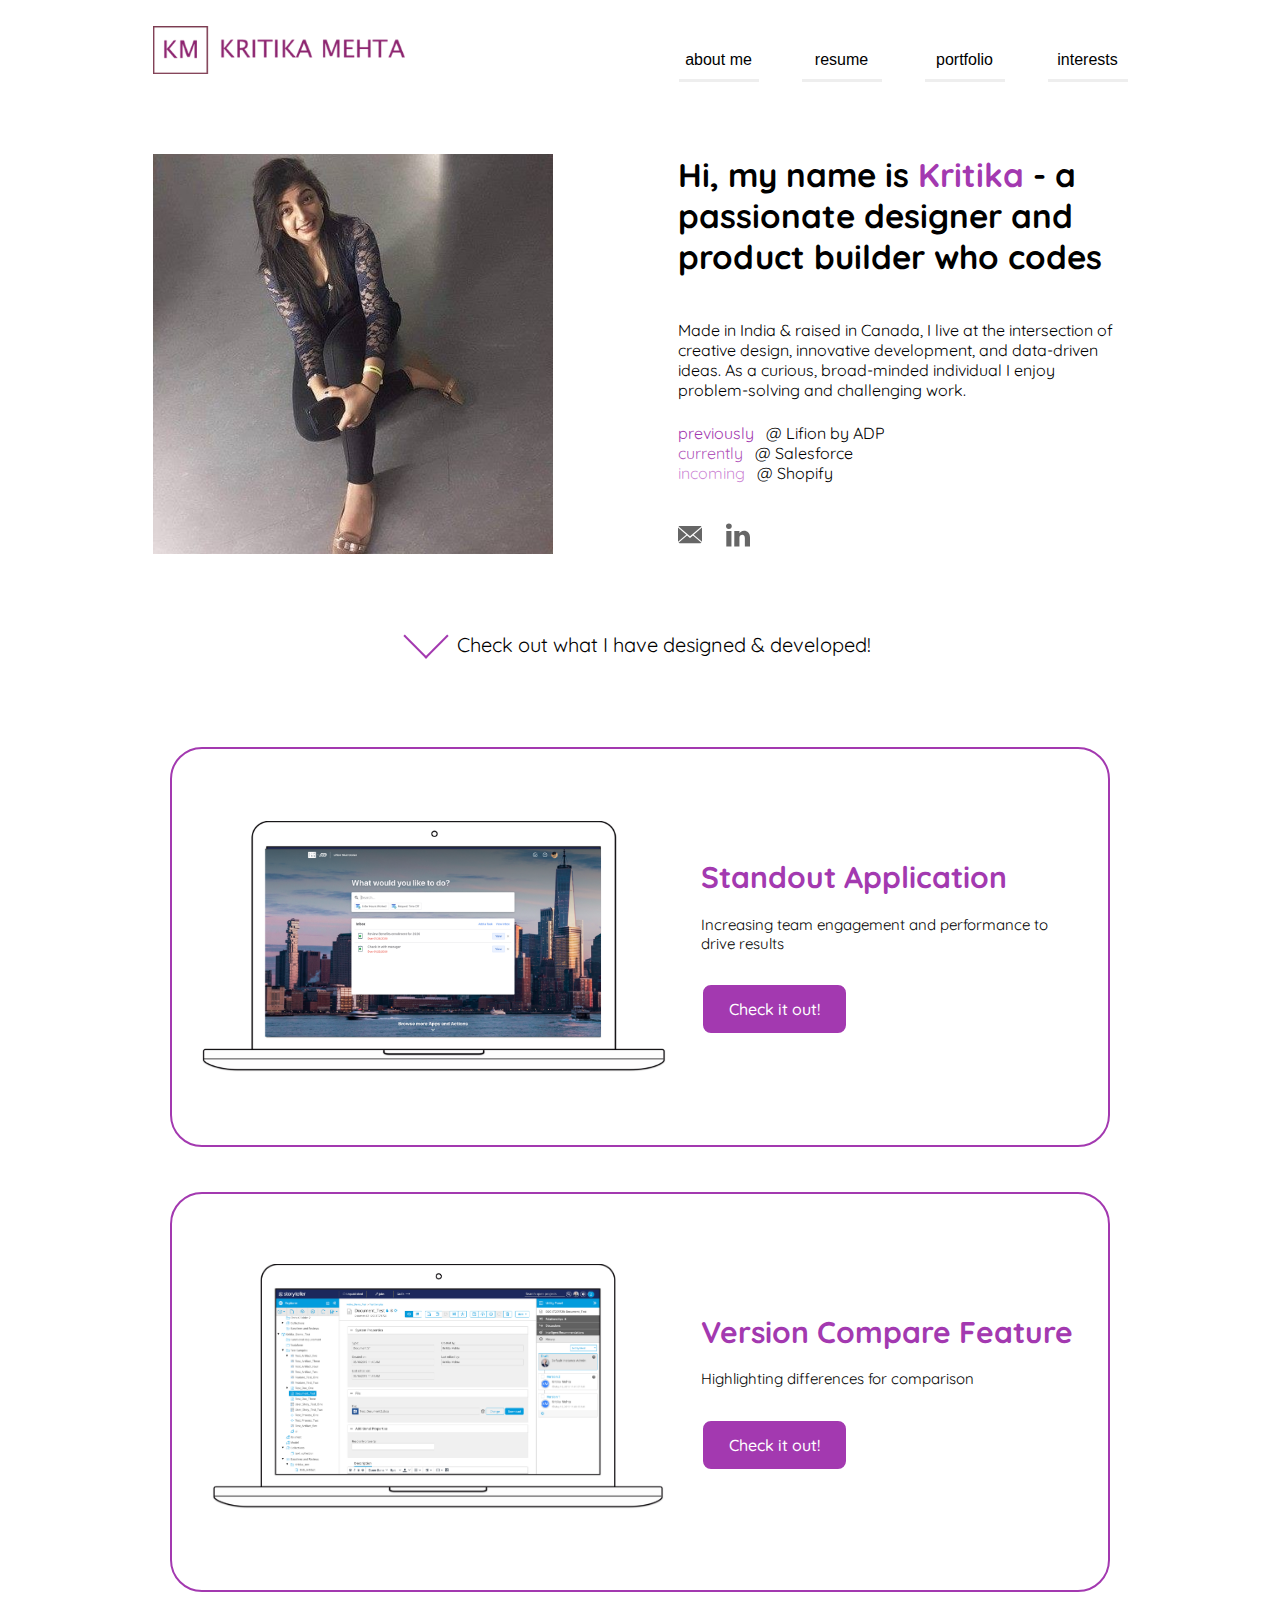
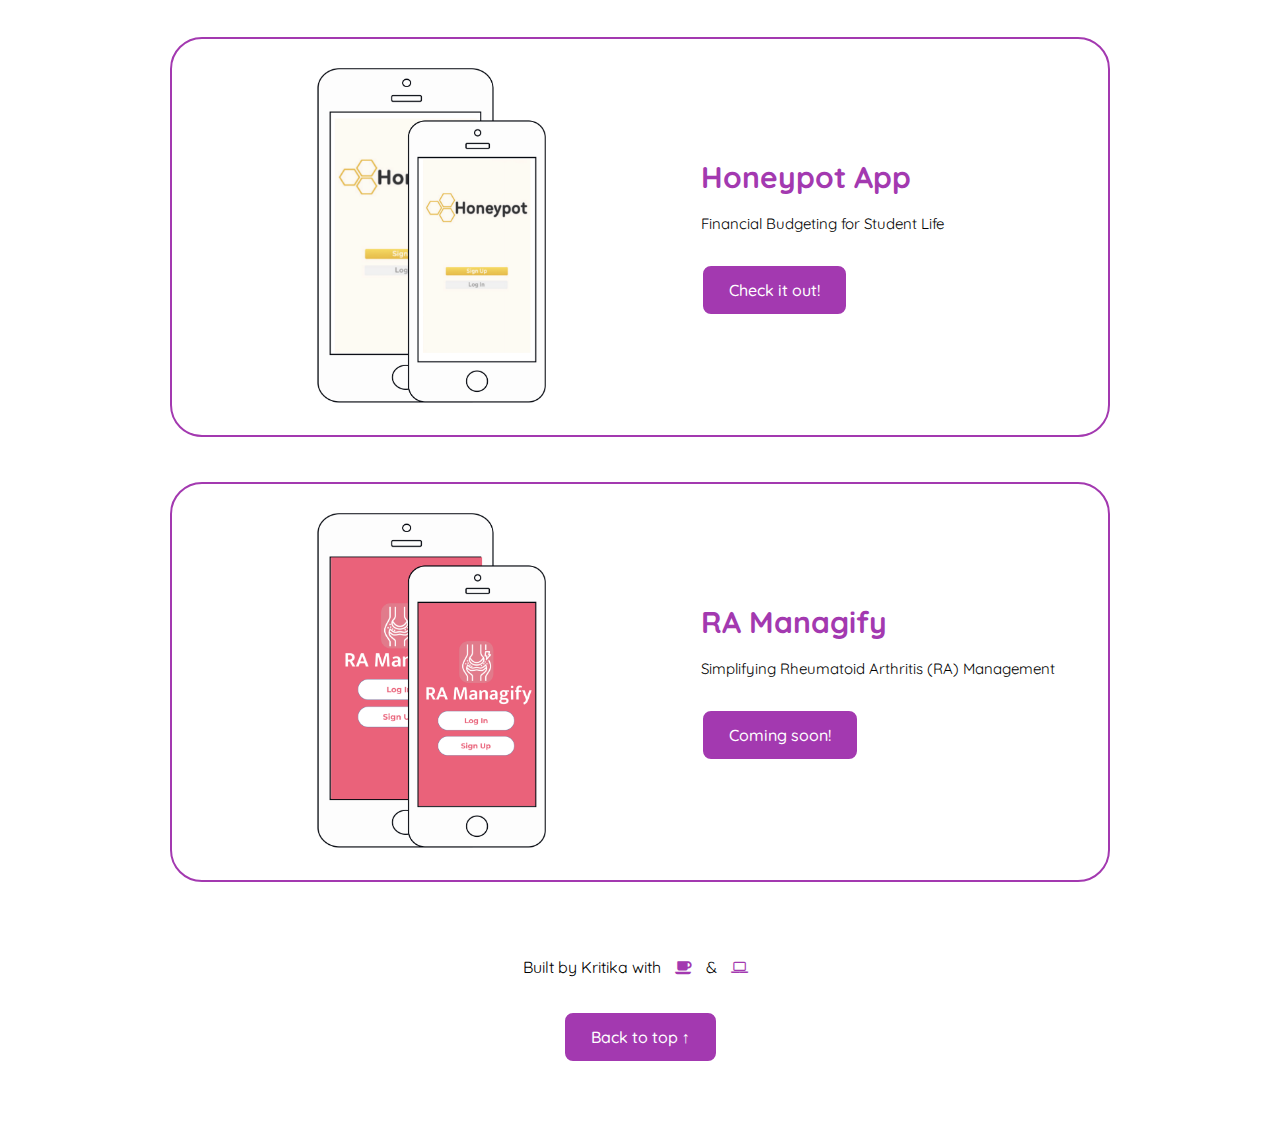
<file: index.html>
<!DOCTYPE html>
<html>
<head>
<!-- Global site tag (gtag.js) - Google Analytics -->
<script async src="https://www.googletagmanager.com/gtag/js?id=UA-170631311-1"></script>
<script>
  window.dataLayer = window.dataLayer || [];
  function gtag(){dataLayer.push(arguments);}
  gtag('js', new Date());

  gtag('config', 'UA-170631311-1');
</script>

<meta charset="UTF-8">
<meta name="viewport" content="width=device-width, initial-scale=1.0">
<meta http-equiv="X-UA-Compatible" content="ie=edge">
<title>Kritika Mehta | Home</title>
<link href="https://fonts.googleapis.com/css?family=Lato:300,400|Roboto:300,400,500" rel="stylesheet">
<link rel="stylesheet" href="https://maxcdn.bootstrapcdn.com/font-awesome/4.4.0/css/font-awesome.min.css">
<link href='https://fonts.googleapis.com/css?family=Quicksand' rel='stylesheet'>
<link rel="stylesheet" href="index.css">
<link rel="shortcut icon" type="image/x-icon" href="./Images/favicon.png">
</head>

<body>
    <div class="white-background">
        <div class="container">
            <div class="navbar">
                <div>
                    <a href="./index.html" class="logo">
                        <img src="./Images/kritika_logo.png" class="logo-img" alt="Logo">
                    </a>
                </div>
                <div>
                <ul class="main-nav">
                    <li><a href="#me" class="nav-link">about me</a></li>
                    <li><a href="./Assets/Kritika_Resume__21.pdf" target="_blank" class="nav-link" style="color: black;">resume</a></li>        
                    <li><a href="#portfolio" class="nav-link">portfolio</a></li>
                    <li><a href="./Pages/interests.html" class="nav-link">interests</a></li>  <!--interests-->
                </ul>
                </div>
            </div>
        </div>
        <div id="me">
            <div id="container-hero" class="container">
                <div>
                    <img src="./Images/Kritika.jpg" class="img-main" alt="Me">
                </div>
                <div class="about-me">
                    <h4>Hi, my name is&nbsp;<span class="" style="color:#a339b0;">Kritika</span> - a passionate designer and product builder who codes</h4>
                    <!--<p class="side">&lt; That's me during the first week of university in the famous E5 tunnel @ the University of Waterlo </p>-->
                    <div class="about-me">Made in India & raised in Canada, I live at the intersection of creative design, innovative development, and data-driven ideas. As a curious, broad-minded individual I enjoy problem-solving and challenging work.
                    </div>  
                    <div class="jobs">
                        <span style="color:#a339b0;">previously</span>
                        <span class="color_15"><a href="https://lifion.com/">&nbsp;       @ Lifion by ADP</a></span><br>
                        <span style="color:#a339b0db;">currently</span>
                        <span class="color_15"><a href="https://www.salesforce.com/ca/">&nbsp;       @ Salesforce</a></span><br>
                        <span style="color:#b753c3b0;">incoming</span>
                        <span class="color_15"><a href="https://www.shopify.ca/">&nbsp;   @ Shopify</a></span>
                    </div>
                    <br>
            
                    <!--Icons (first = mail & second = linkedin-->
                    <div class="icons-divs">
                        <a href="mailto:k27mehta@edu.uwaterloo.ca?subject=Hello Kritika!" class="">
                            <svg class="nav-bar-icons w-inline-block" width="24px" height="34px" viewBox="0 0 24 18">
                                <g id="Page-1" stroke="none" stroke-width="1" fill="none" fill-rule="evenodd">
                                    <g id="5b7b65105863205c3ec81189_icon-email---grey-opaque" fill="#666666">
                                        <path d="M12,12 L9.03085714,9.40114286 L0.541714286,16.6782857 C0.850285714,16.9645714 1.26685714,17.1428571 1.72628571,17.1428571 L22.2737143,17.1428571 C22.7314286,17.1428571 23.1462857,16.9645714 23.4531429,16.6782857 L14.9691429,9.40114286 L12,12 Z" id="Shape"></path>
                                        <path d="M23.4582857,0.464571429 C23.1497143,0.176571429 22.7348571,0 22.2737143,0 L1.72628571,0 C1.26857143,0 0.853714286,0.178285714 0.545142857,0.468 L12,10.2857143 L23.4582857,0.464571429 Z" id="Shape"></path>
                                        <polygon id="Shape" points="0 1.50514286 0 15.7474286 8.28514286 8.70685714"></polygon>
                                        <polygon id="Shape" points="15.7148571 8.70685714 24 15.7474286 24 1.5"></polygon>
                                </g>
                            </g>
                        </svg>
                        </a>
                        <a href="mailto:k27mehta@edu.uwaterloo.ca?subject=Hello Kritika!" class="">
                                <svg class="nav-bar-icons-colour w-inline-block-colour" width="24px" height="34px" viewBox="0 0 24 18">
                                    <g id="5b7b65105863205c3ec81189_icon-email---grey-opaque" fill="#A339B0">
                                        <path d="M12,12 L9.03085714,9.40114286 L0.541714286,16.6782857 C0.850285714,16.9645714 1.26685714,17.1428571 1.72628571,17.1428571 L22.2737143,17.1428571 C22.7314286,17.1428571 23.1462857,16.9645714 23.4531429,16.6782857 L14.9691429,9.40114286 L12,12 Z" id="Shape"></path>
                                        <path d="M23.4582857,0.464571429 C23.1497143,0.176571429 22.7348571,0 22.2737143,0 L1.72628571,0 C1.26857143,0 0.853714286,0.178285714 0.545142857,0.468 L12,10.2857143 L23.4582857,0.464571429 Z" id="Shape"></path>
                                        <polygon id="Shape" points="0 1.50514286 0 15.7474286 8.28514286 8.70685714"></polygon>
                                        <polygon id="Shape" points="15.7148571 8.70685714 24 15.7474286 24 1.5"></polygon>
                                    </g>
                                </svg>
                            </a>
                    </div>

                    <div class="icons-divs-2">
                        <a href="https://www.linkedin.com/in/kritikamehta21/" target="_blank" class="w-inline-block">
                            <svg class="nav-bar-icons w-inline-block-2" width="24px" height="34px" viewBox="0 0 24 23" version="1.1">
                                    <g id="linkedin-svg" fill="#666666" fill-rule="nonzero">
                                        <path d="M24,14.0915252 L24,22.9644784 L18.8560229,22.9644784 L18.8560229,14.6857822 C18.8560229,12.6061062 18.1120021,11.1868086 16.2500529,11.1868086 C14.8286908,11.1868086 13.9828372,12.1433112 13.6107152,13.0685664 C13.4750126,13.3993415 13.4400826,13.8597371 13.4400826,14.3227554 L13.4400826,22.9644784 L8.29437572,22.9644784 C8.29437572,22.9644784 8.36367779,8.94308424 8.29437572,7.49036323 L13.4395804,7.49036323 L13.4395804,9.68375713 C13.429146,9.70016196 13.4155869,9.71785017 13.4057663,9.73375282 L13.4395804,9.73375282 L13.4395804,9.68375713 C14.1231711,8.63089011 15.3439924,7.12683424 18.0765699,7.12683424 C21.4620487,7.12677844 24,9.33847433 24,14.0915252 Z M2.91174727,0.0310719258 C1.15140764,0.0310719258 0,1.18571589 0,2.70411205 C0,4.18941954 1.11809577,5.37910514 2.84344957,5.37910514 L2.87782162,5.37910514 C4.67225429,5.37910514 5.78822971,4.18964273 5.78822971,2.70411205 C5.75441566,1.18571589 4.67225429,0.0310719258 2.91174727,0.0310719258 Z M0.305609869,22.9644784 L5.44936378,22.9644784 L5.44936378,7.49036323 L0.305609869,7.49036323 L0.305609869,22.9644784 Z" id="LinkedIn"></path>
                                    </g>
                            </svg>
                        </a>
                        <a href="https://www.linkedin.com/in/kritikamehta21/" target="_blank" class="">
                            <svg class="nav-bar-icons-colour w-inline-block-colour-2"  width="24px" height="44px" viewBox="0 0 24 23">
                                    <g id="linkedin-svg" fill="#A339B0" fill-rule="nonzero">
                                        <path d="M24,14.0915252 L24,22.9644784 L18.8560229,22.9644784 L18.8560229,14.6857822 C18.8560229,12.6061062 18.1120021,11.1868086 16.2500529,11.1868086 C14.8286908,11.1868086 13.9828372,12.1433112 13.6107152,13.0685664 C13.4750126,13.3993415 13.4400826,13.8597371 13.4400826,14.3227554 L13.4400826,22.9644784 L8.29437572,22.9644784 C8.29437572,22.9644784 8.36367779,8.94308424 8.29437572,7.49036323 L13.4395804,7.49036323 L13.4395804,9.68375713 C13.429146,9.70016196 13.4155869,9.71785017 13.4057663,9.73375282 L13.4395804,9.73375282 L13.4395804,9.68375713 C14.1231711,8.63089011 15.3439924,7.12683424 18.0765699,7.12683424 C21.4620487,7.12677844 24,9.33847433 24,14.0915252 Z M2.91174727,0.0310719258 C1.15140764,0.0310719258 0,1.18571589 0,2.70411205 C0,4.18941954 1.11809577,5.37910514 2.84344957,5.37910514 L2.87782162,5.37910514 C4.67225429,5.37910514 5.78822971,4.18964273 5.78822971,2.70411205 C5.75441566,1.18571589 4.67225429,0.0310719258 2.91174727,0.0310719258 Z M0.305609869,22.9644784 L5.44936378,22.9644784 L5.44936378,7.49036323 L0.305609869,7.49036323 L0.305609869,22.9644784 Z" id="LinkedIn"></path>
                                    </g>
                            </svg>
                        </a>
                    </div>
                </div>
            </div>
            <div class="see-more">
                    <a href="#portfolio"> <p> 
                        <span>
                            <i class="down"></i>
                       </span>
                      Check out what I have designed & developed!</p>
                    </a>
                    <br>
               <!-- <hr class="separation">-->
            </div>
        </div>
     </div>

    <!--Portfolio-->
    <div id="portfolio" class="section-2">
        <div class="container-11 visualizations w-container">
            <a href="./Pages/lifion.html" class="make-shift w-inline-block">
                <div class="div-block-16"><img src="./Images/Lifion_ADP.png" sizes="(max-width: 479px) 75vw, (max-width: 767px) 83vw, (max-width: 991px) 313.78125px, 421.765625px" alt="" class="preview---tablet desktop"></div>
                <div class="div-block-17">
                    <p class="project-title">Standout Application
                    <span><div class="project-info">Increasing team engagement and performance to drive results</div></span></p>
                    <div class="category-chips">
                        <div class="text-chip">
                            <h4 class="chip">Check it out!</h4></div>
                    </div>
                </div>
            </a>
      </div>
    </div>
        <div id="portfolio" class="section-2">
            <div class="container-11 visualizations w-container">
                <a href="./Pages/blueprint.html" class="make-shift w-inline-block">
                    <div class="div-block-16"><img src="./Images/Laptop-Blueprint.png" sizes="(max-width: 479px) 75vw, (max-width: 767px) 83vw, (max-width: 991px) 313.78125px, 421.765625px" alt="" class="preview---tablet desktop"></div>
                    <div class="div-block-17">
                        <p class="project-title">Version Compare Feature
                        <span><div class="project-info">Highlighting differences for comparison                        </div></span></p>
                        <div class="category-chips">
                            <div class="text-chip">
                                <h4 class="chip">Check it out!</h4></div>
                        </div>
                    </div>
                </a>
          </div>
        </div>

        <div id="portfolio" class="section-2">
                <div class="container-11 visualizations w-container">
                    <a href="./Pages/honeypot.html" class="make-shift w-inline-block">
                        <div class="div-block-16"><img src="./Images/Phone-Honeypot.png" sizes="(max-width: 479px) 75vw, (max-width: 767px) 73vw, (max-width: 991px) 313.78125px, 421.765625px" alt="" class="preview---tablet desktop-1"></div>
                        <div class="div-block-17">
                            <p class="project-title">Honeypot App
                            <span><div class="project-info">Financial Budgeting for Student Life</div></span></p>
                            <div class="category-chips">
                                <div class="text-chip">
                                    <h4 class="chip">Check it out!</h4>
                                </div>
                                    <!--<h4 class="chip">Check it out</h4></div>-->
                            </div>
                        </div>
                    </a>
                </div>
        </div>

        <div id="portfolio" class="section-2">
                <div class="container-11 visualizations w-container">
                    <a href="#" class="make-shift w-inline-block">
                        <div class="div-block-16"><img src="./Images/Phone-URA.png" sizes="(max-width: 479px) 75vw, (max-width: 767px) 73vw, (max-width: 991px) 313.78125px, 421.765625px" alt="" class="preview---tablet desktop-1"></div>
                        <div class="div-block-17">
                            <p class="project-title">RA Managify
                            <span><div class="project-info">Simplifying Rheumatoid Arthritis (RA) Management</div></span></p>
                            <div class="category-chips">
                                <div class="text-chip">
                                        <h4 class="chip">Coming soon!</h4>
                                </div>
                                    <!--<h4 class="chip">Check it out</h4></div>-->
                                </div>
                        </div>
                    </a>
                </div>
        </div>
        <div class="footer">
            <p> Built by Kritika with <i class="fa fa-coffee"></i> &amp;  <i class="fa fa-laptop"></i>
            <span><a href="#top" style="align-items:right;"> 
                <div class="category-chips" style="padding-top:25px;">
                    <div class="text-chip">
                        <h4 class="chip">Back to top &#8593;</h4>
                    </div>
                        <!--<h4 class="chip">Check it out</h4></div>-->
                </div>
            </a>
            </span>
            </p>
        </div>
</body>
</html>
</file>
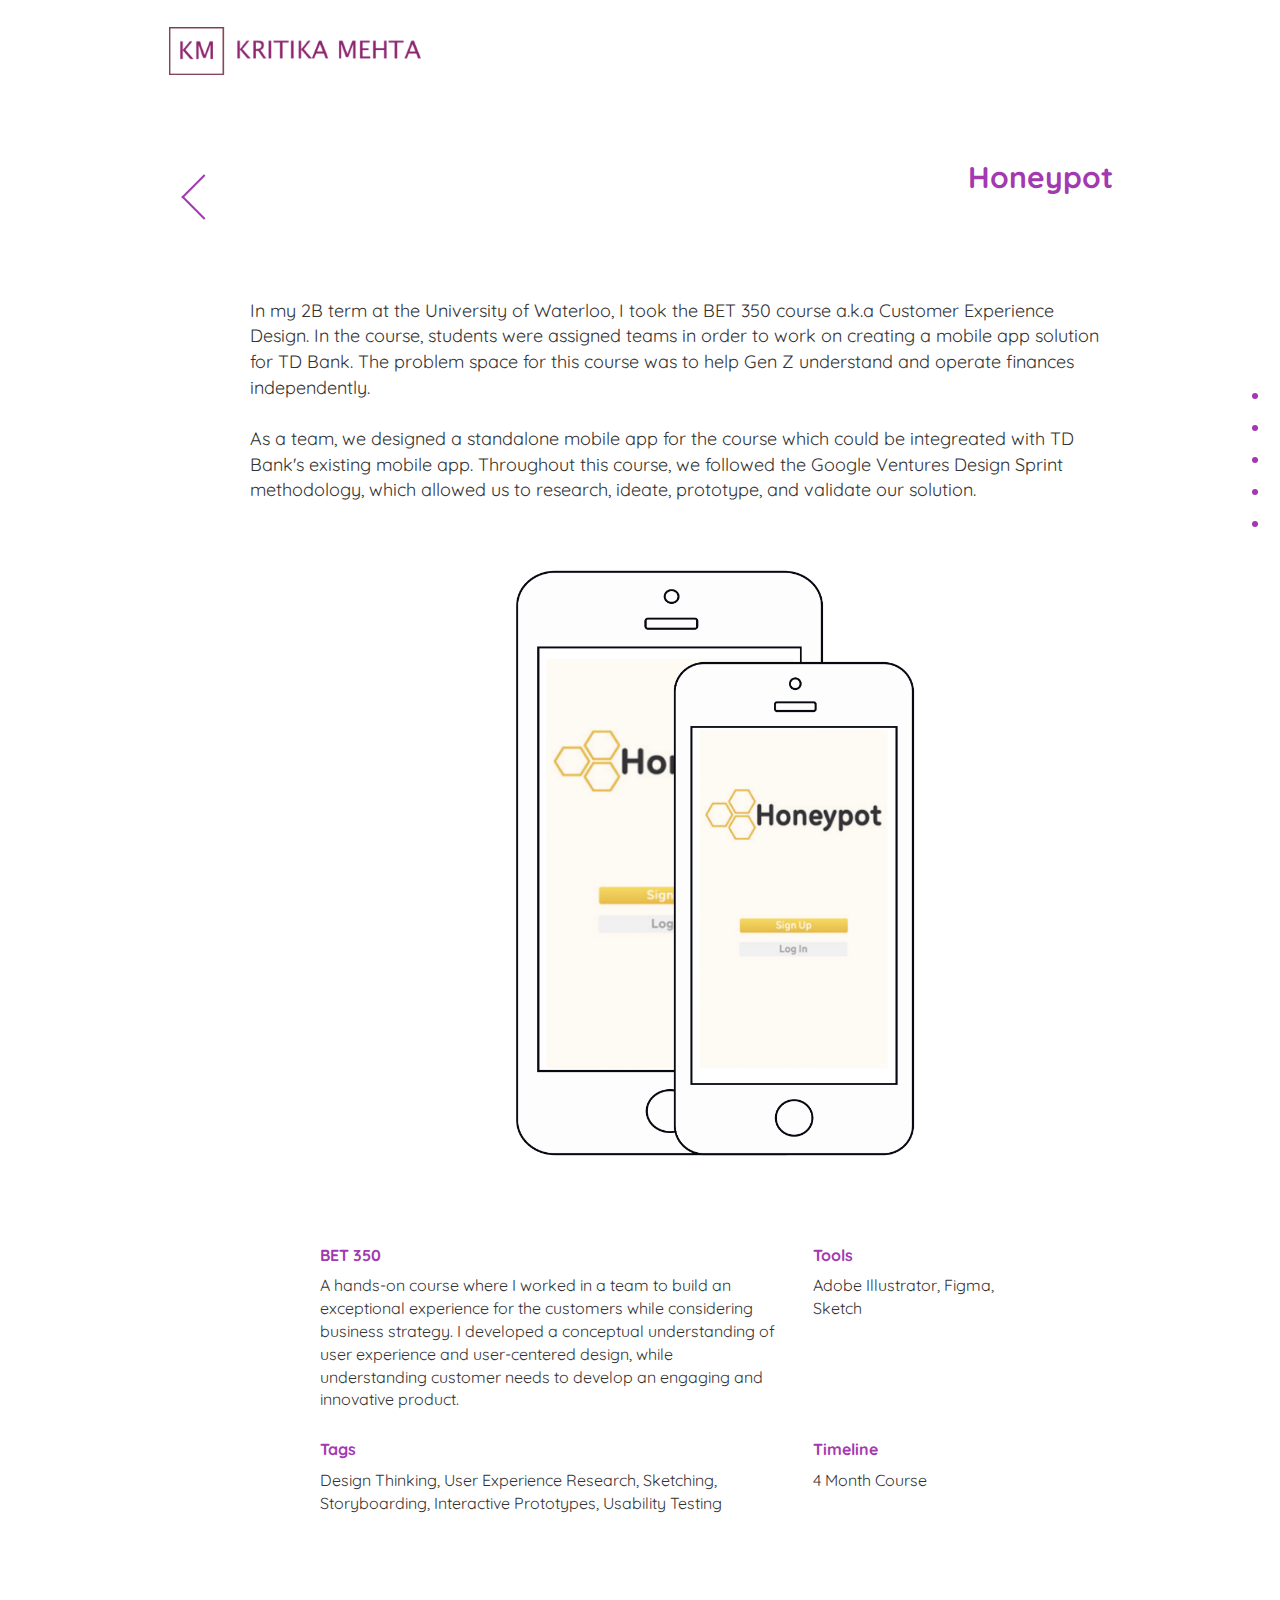
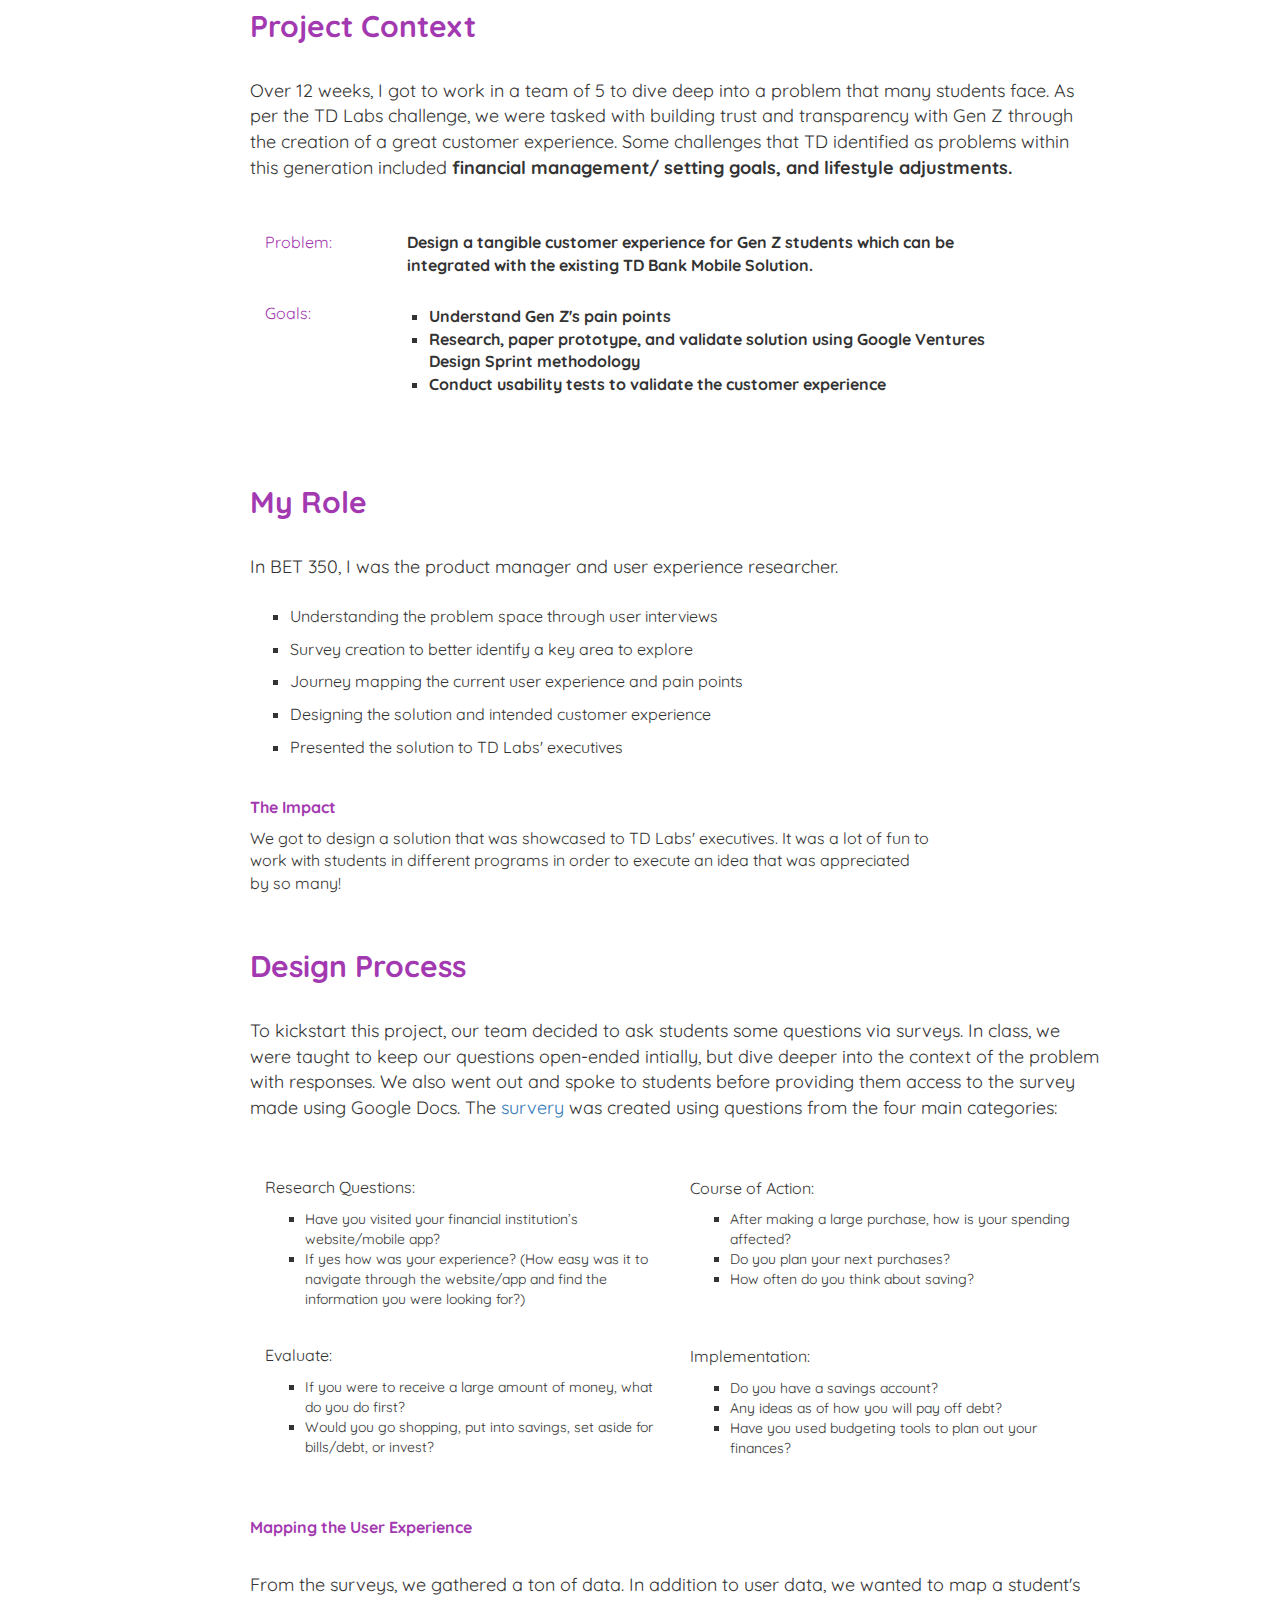
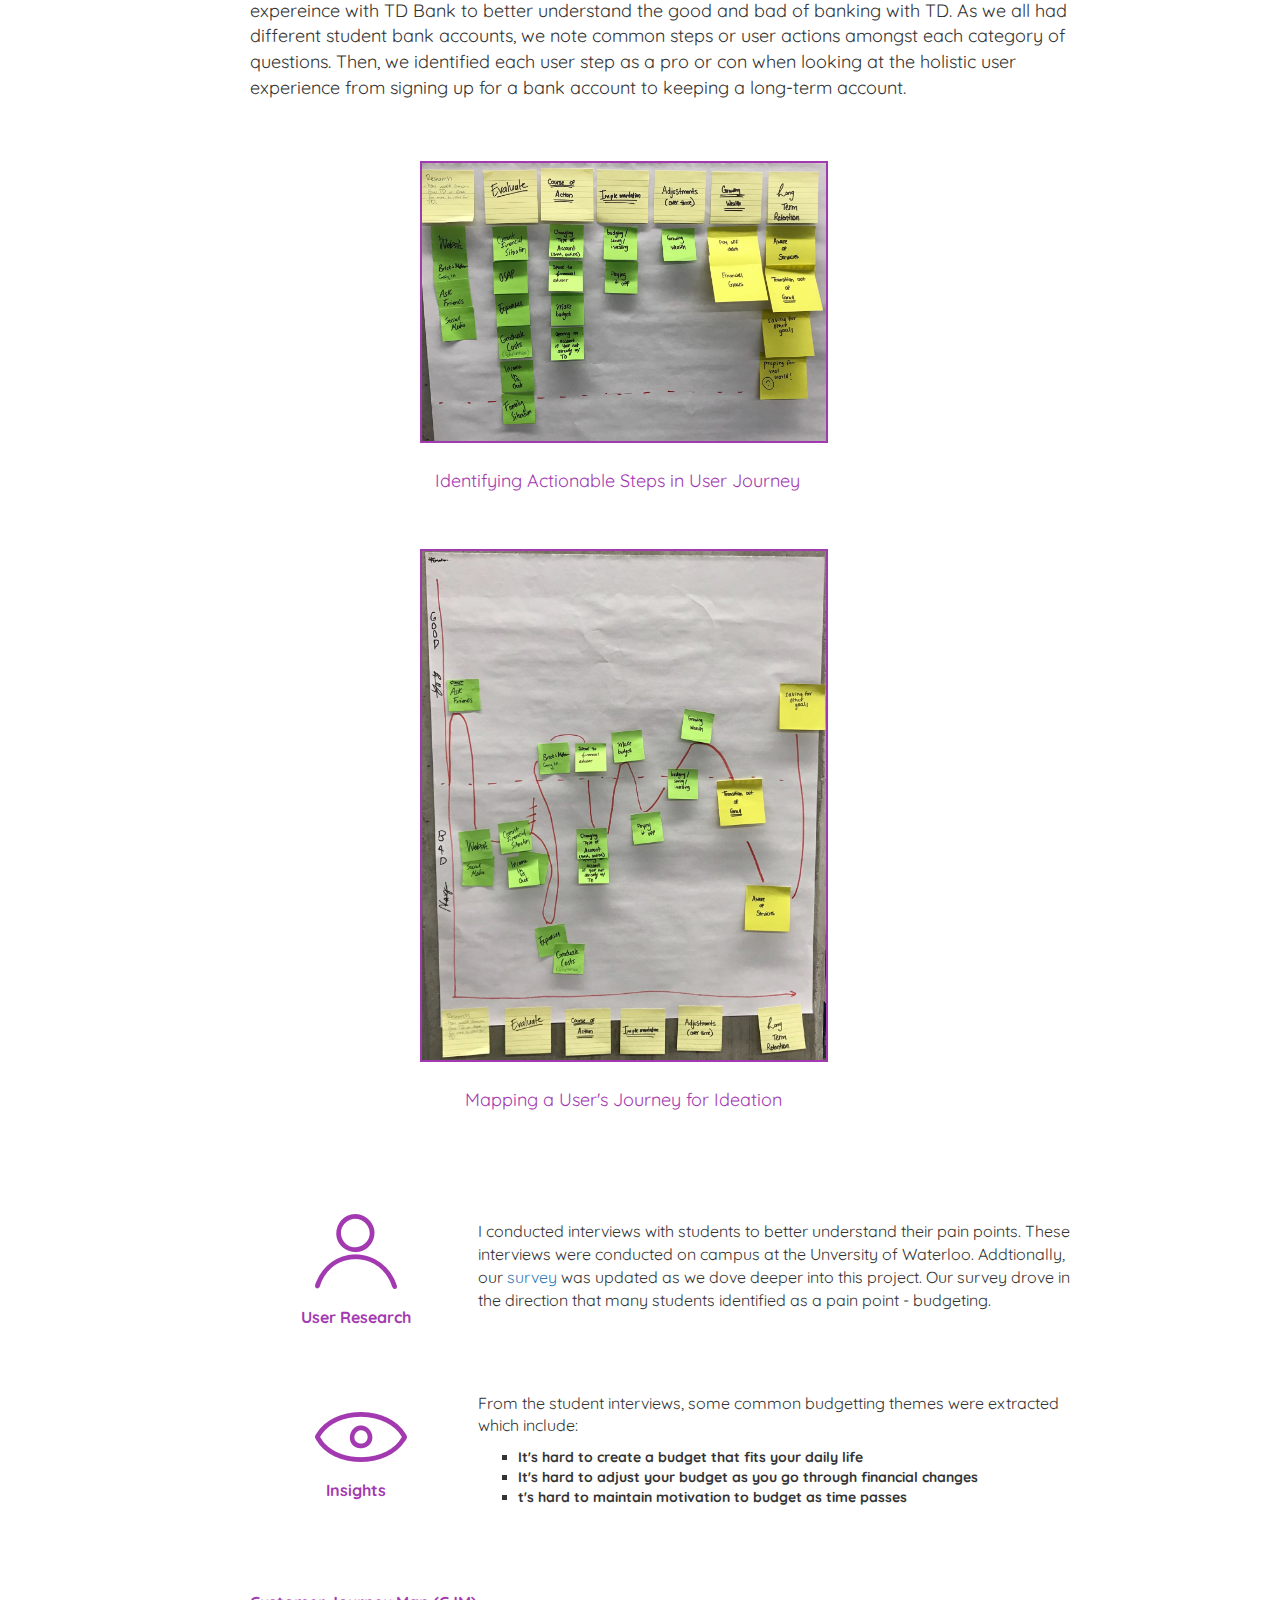
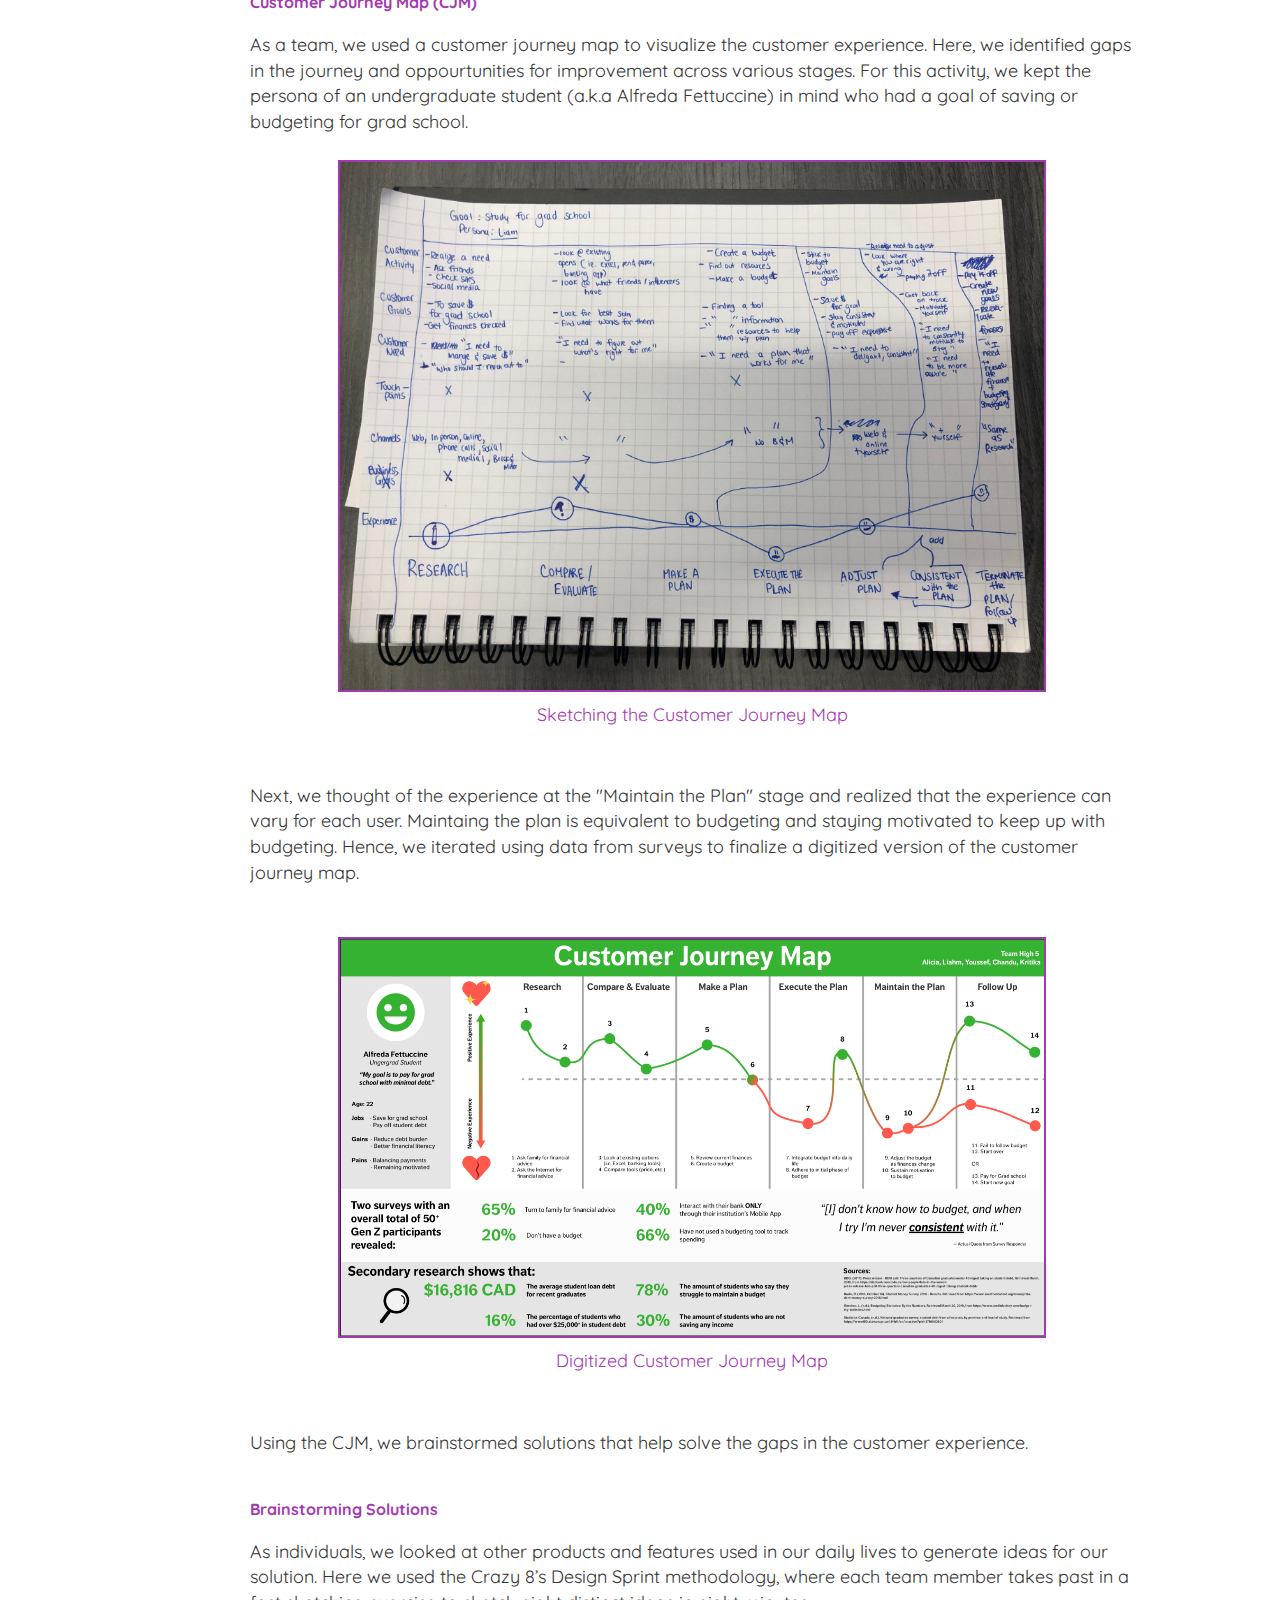
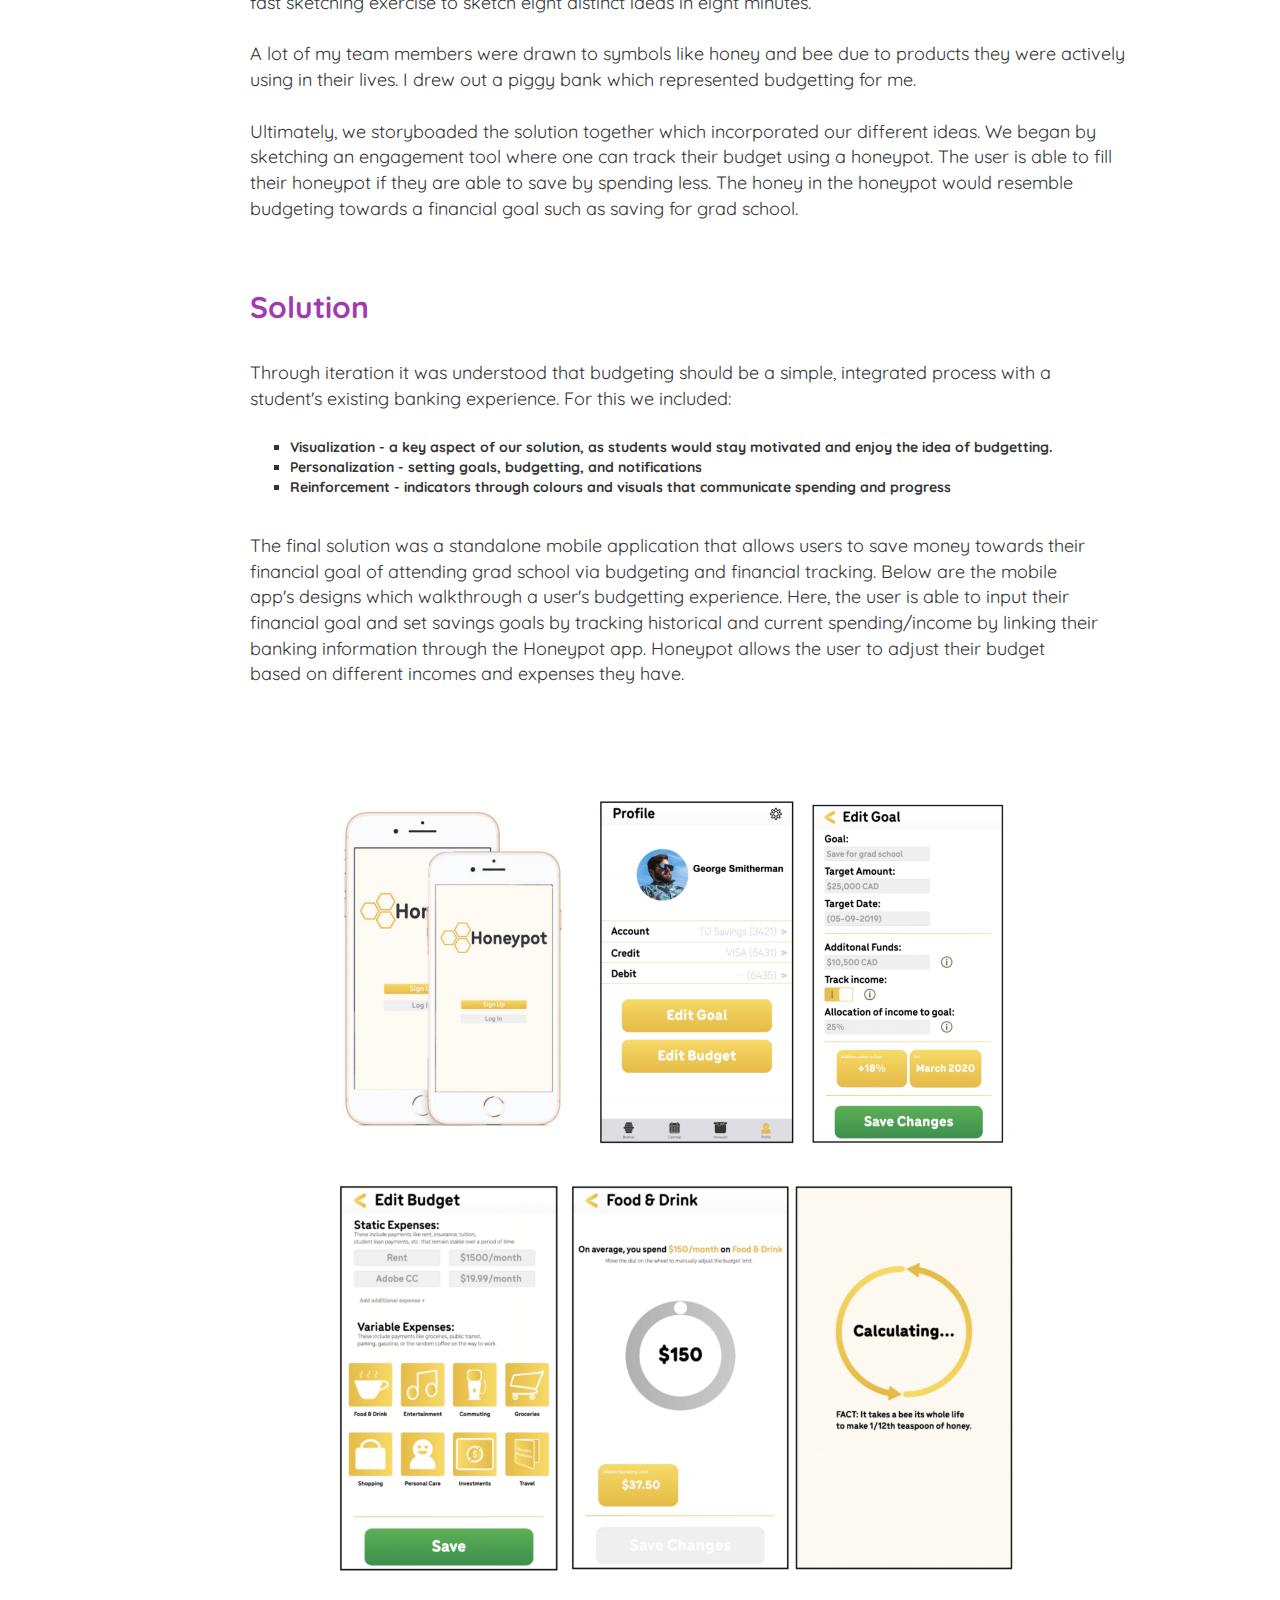
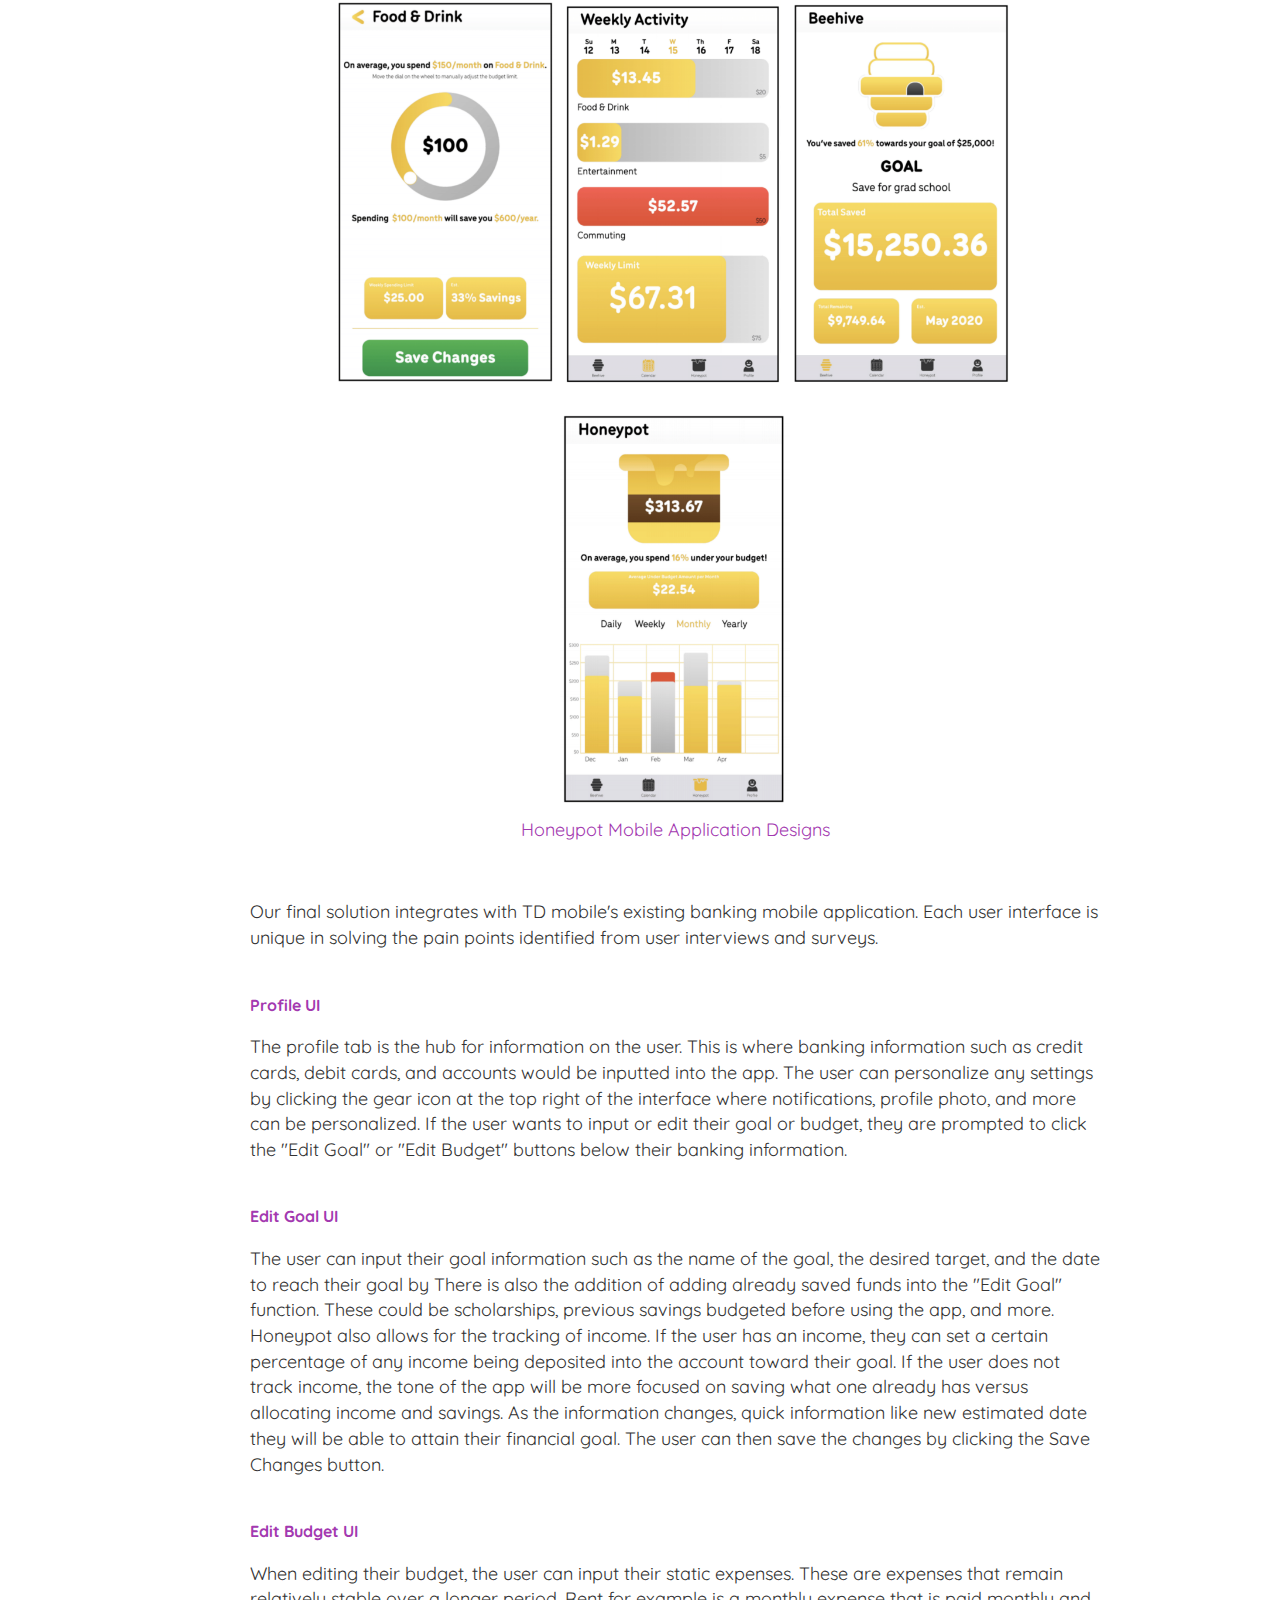
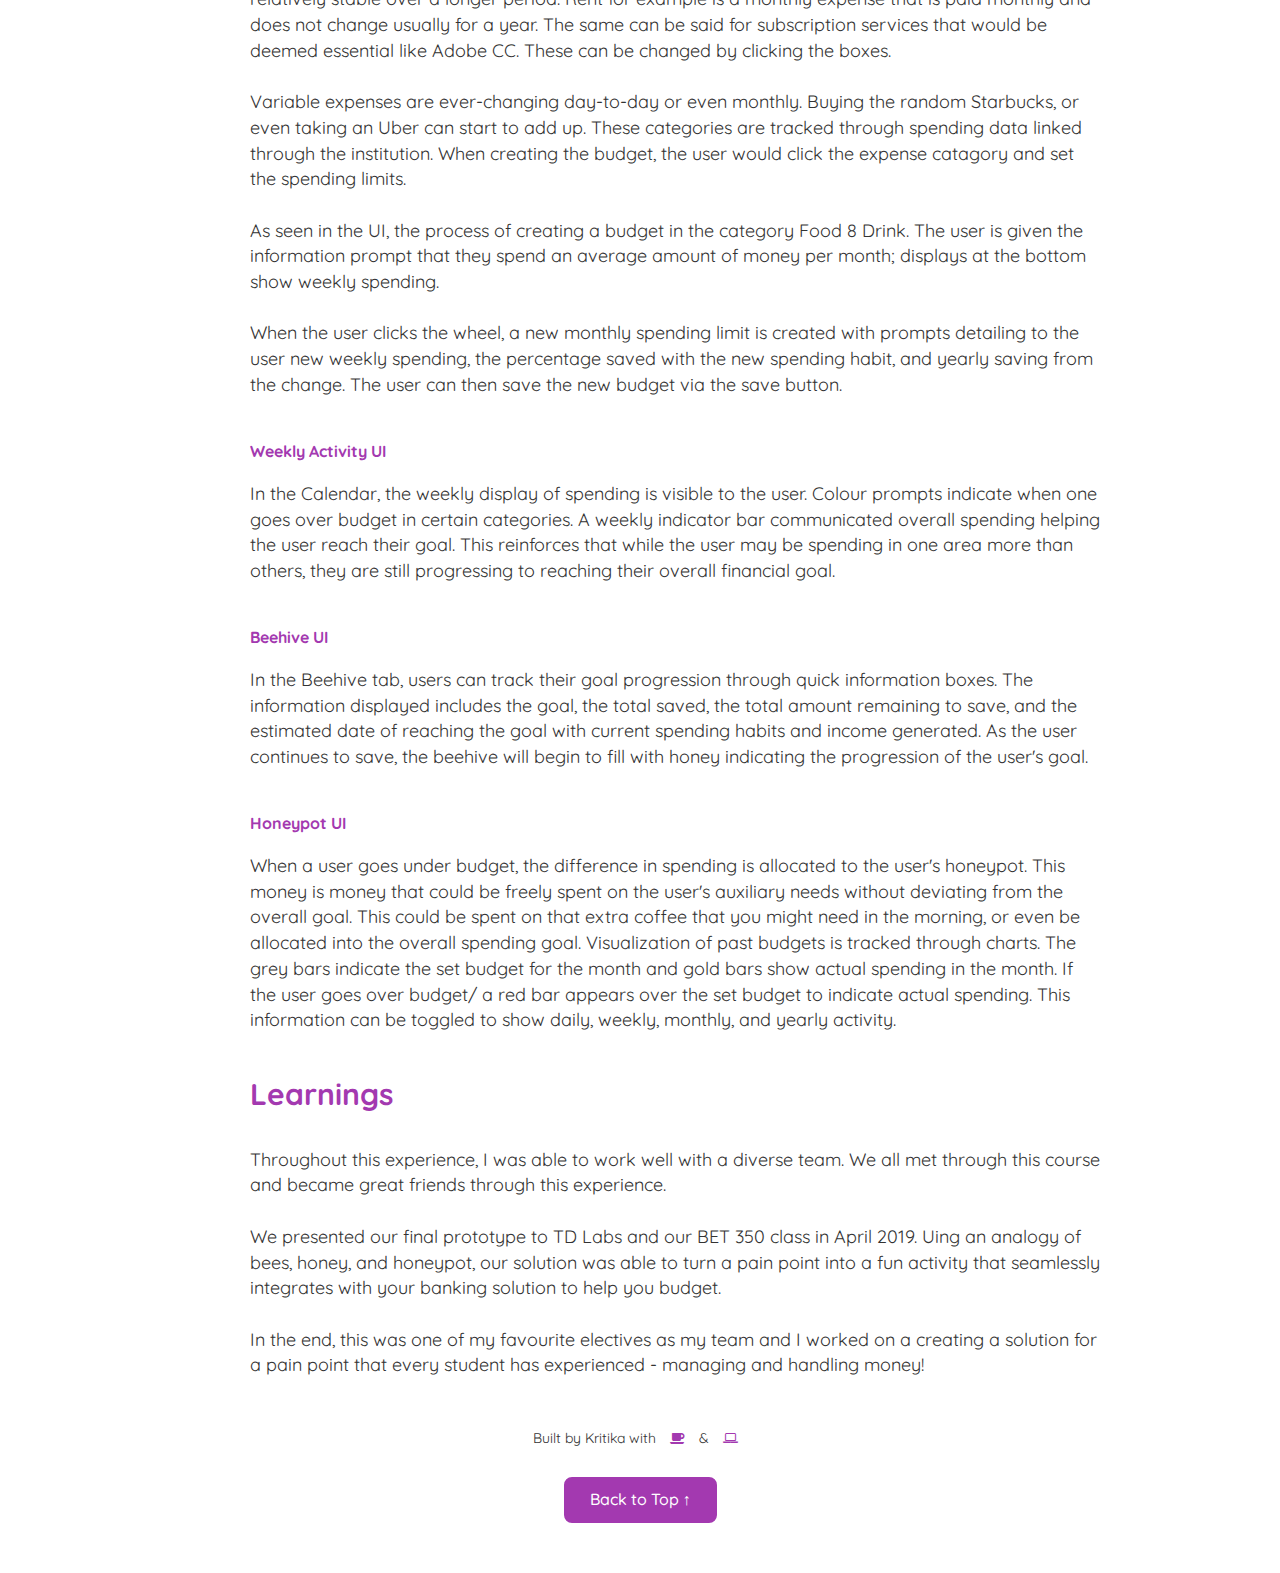
<file: Pages/honeypot.html>
<html>
<head>
    
<!-- Global site tag (gtag.js) - Google Analytics -->
<script async src="https://www.googletagmanager.com/gtag/js?id=UA-170631311-1"></script>
<script>
  window.dataLayer = window.dataLayer || [];
  function gtag(){dataLayer.push(arguments);}
  gtag('js', new Date());

  gtag('config', 'UA-170631311-1');
</script>
<meta charset="UTF-8">
<meta name="viewport" content="width=device-width, initial-scale=1.0">
<meta http-equiv="X-UA-Compatible" content="ie=edge">
<title>Kritika Mehta | Honeypot</title>
<link href='https://fonts.googleapis.com/css?family=Quicksand' rel='stylesheet'>
<link rel="stylesheet" href="../index.css">
<link rel="shortcut icon" type="image/x-icon" href=".../Images/favicon.png">
<link rel="stylesheet" href="https://maxcdn.bootstrapcdn.com/bootstrap/3.4.1/css/bootstrap.min.css">
<link rel="stylesheet" href="https://maxcdn.bootstrapcdn.com/font-awesome/4.4.0/css/font-awesome.min.css">
<link rel="shortcut icon" type="image/x-icon" href="../Images/favicon.png">
<script src="index.js"></script>
</head>

<body>
    <div class="container">
        <div class="navbar">
            <div>
                <a href="../index.html" class="logo">
                    <img src="../Images/kritika_logo.png" class="logo-img" alt="Logo">
                </a>
            </div>
        </div>
        <div class="back-page">
            <a href="../index.html"> 
            <span>
                <i class="left"></i>
           </span>
            </a>

            <div class="project-title">
                <p> 
                    Honeypot 
                </p>
                <br>
            </div>
        </div>
    </div>


<div class="fixed-side-navbar">
<ul class="nav">
    <li><a href="#intro"><span>Project Context</span></a></li>
    <li><a href="#sec0"><span>My Role</span></a></li>
    <li><a href="#sec1"><span>Design Process</span></a></li>
    <li><a href="#sec2"><span>Solution</span></a></li>
    <li><a href="#sec3"><span>Learnings</span></a></li>
</ul>
</div>
    
    <div class="container-2">
        <span class="project-intro">

       In my 2B term at the University of Waterloo, I took the BET 350 course a.k.a Customer Experience Design. In the course, students were assigned teams in order to work on creating a mobile app solution for TD Bank. 
       The problem space for this course was to help Gen Z understand and operate finances independently. 
       <br><br>
       As a team, we designed a standalone mobile app for the course which could be integreated with TD Bank's existing mobile app. 

       Throughout this course, we followed the Google Ventures Design Sprint methodology, which allowed us to research, ideate, prototype, and validate our solution.
            <img src="../Images/Phone-Honeypot.png" alt="honeypot" class="full-preview-mobile middle-img">

            <div class="case-study-section-info-container case-study-wider-container row">
                <div class="col-md-8">
                    <h3 class="case-study-small-title">BET 350</h3>
                    <p class="case-study-small-text">
                       A hands-on course where I worked in a team to build an exceptional experience for the customers while considering business strategy. I developed a conceptual understanding of user experience and user-centered design, while understanding customer needs to develop an engaging and innovative product.
                    </p>
                </div>
                <div class="col-md-4">
                    <h3 class="case-study-small-title">Tools</h3>
                        <p class="case-study-small-text">Adobe Illustrator, Figma, Sketch</p>
                </div>
                <div class="col-md-8">
                    <h3 class="case-study-small-title">Tags</h3>
                    <p class="case-study-small-text"> Design Thinking, User Experience Research, Sketching, Storyboarding, Interactive Prototypes, Usability Testing </p>
                </div>
                <div class="col-md-4">
                    <h3 class="case-study-small-title">Timeline</h3>
                        <p class="case-study-small-text">4 Month Course</p>
                </div>
                </div>
        <section id="intro" class="sections">
                <h1>Project Context</h1>
                <p class="section-text">Over 12 weeks, I got to work in a team of 5 to dive deep into a problem that many students face. 
                As per the TD Labs challenge, we were tasked with building trust and transparency with Gen Z through the creation of a great customer experience. Some
                challenges that TD identified as problems within this generation included  <b> financial management/ setting goals, and lifestyle adjustments.</b>
                <br>
                <br>               
                <div class="col-md-2 project-captions">
                    <p class="case-study-small-text"> Problem: </p>
            </div>
            <div class="col-md-9" style="padding-top: 15px">
                    <p class="case-study-small-text">
                    <b>Design a tangible customer experience for Gen Z students which can be integrated with the existing TD Bank Mobile Solution.    </b>
                </p>
            </div>

            <div class="col-md-2 project-captions" id="goals">
                <p class="case-study-small-text"> Goals: </p>
            </div>              
            <div class="col-md-9">
            <p class="case-study-small-text">
                <ul class="goals-list">
                    <b>
                        <li>Understand Gen Z's pain points</li>
                        <li>Research, paper prototype, and validate solution using Google Ventures Design Sprint methodology</li>
                        <li>Conduct usability tests to validate the customer experience</li>
                    </b>
                </ul>
            </p>
            </div>
    
                </p>
            </span>
        </section>
        <section id="sec0" class="sections" style="padding-top: 250px">
                <h1>My Role</h1>
                <p class="section-text">In BET 350, I was the product manager and user experience researcher.
                <ul class="roles">
                        <li>Understanding the problem space through user interviews </li>
                        <li>Survey creation to better identify a key area to explore  </li>
                        <li>Journey mapping the current user experience and pain points</li>
                        <li>Designing the solution and intended customer experience </li>
                        <li>Presented the solution to TD Labs' executives</li>
                </ul>
                </p>
                <div class="impact">
                        <h3 class="case-study-small-title">The Impact</h3>
                        <p class="case-study-small-text"> 
                         We got to design a solution that was showcased to TD Labs' executives. It was a lot of fun to work with students in different programs in order to execute 
                         an idea that was appreciated by so many!  
                        </p>
                        
                </div>
        </section>

        <section id="sec1" class="sections">
                <h1>Design Process</h1>
                <p class="section-text">To kickstart this project, our team decided to ask students some questions via surveys. In class, we were taught to keep our questions open-ended intially,
                    but dive deeper into the context of the problem with responses. We also went out and spoke to students before providing them access to the survey made using Google Docs. 
                    The <a href="https://docs.google.com/forms/d/e/1FAIpQLSeCNyd5yAwdsfk8o8UTYHmVhbC7SZW6v54wrO-Ht88BOOujhQ/alreadyresponded?fbclid=IwAR01Sq5Oo8T7g_KsD9gxAPkY4vlF5CCws4MzOOfX7hqpG_iOK5bgB5fdHyY">survery</a> was created using questions from the four main categories:
                </p>
                    <div class="col-md-6">
                        <p class="case-study-small-text" style="margin-top: 45px;"> Research Questions:  
                            <ul style="list-style-type: square; font-size: 14px;">
                                <li>Have you visited your financial institution’s website/mobile app?
                                </li>
                                <li> If yes how was your experience? (How easy was it to navigate through the website/app and find the information you were looking for?)
                
                                </li>
        
                            </ul>
                        </p>    
                        <br>  
                        <p class="case-study-small-text"> Evaluate: 
                                <ul style="list-style-type: square; font-size: 14px;">
                                    <li>If you were to receive a large amount of money, what do you do first?</li>
                                    <li>Would you go shopping, put into savings, set aside for bills/debt, or invest?</li>
                                </ul>
                        </p>                      
                    </div>
                    <div class="col-md-6">
                        <h3 class="case-study-small-title" style="margin-top: 20px;"></h3><br>
                        <p class="case-study-small-text"> Course of Action: 
                                <ul style="list-style-type: square; font-size: 14px;">
                                    <li>After making a large purchase, how is your spending affected?</li>
                                    <li>Do you plan your next purchases?</li>
                                    <li>How often do you think about saving?</li>
                                </ul>
                            </p>  
                            <br>
                            <p class="case-study-small-text" style="margin-top: 20px;"> Implementation: 
                                    <ul style="list-style-type: square; font-size: 14px;">
                                        <li>Do you have a savings account?</li>
                                        <li> Any ideas as of how you will pay off debt?</li>
                                        <li> Have you used budgeting tools to plan out your finances?</li>
                                    </ul>
                            </p>     
                    <br>
                    <br>

                    </div>  
                    <div>
                        <h3 class="case-study-small-title">Mapping the User Experience</h3>
                        <p class="section-text"> From the surveys, we gathered a ton of data. In addition to user data, we wanted to map a student's expereince with TD Bank to better understand the good and bad of banking with TD. 
                            As we all had different student bank accounts, we note common steps or user actions amongst each category of questions. Then, we identified each user step as a pro or con when looking at the holistic user experience from 
                            signing up for a bank account to keeping a long-term account.  
                        </p> 
                    </div>   
                    
                    <div id="version-card" style="margin-left: 20%;">
                        <img src="../Images/sketch_questions_2.jpg" alt="blueprint" class="img-sidebyside">
                        <figcaption class="zoom-caption" style="margin-top: 20px; margin-left: 10px; text-align: left;">Identifying Actionable Steps in User Journey</figcaption>
                        <img src="../Images/sketch_questions.jpg" alt="blueprint" class="img-sidebyside">
                        <figcaption class="zoom-caption" style="margin-top: 20px; margin-left: 40px; text-align: left;">Mapping a User's Journey for Ideation</figcaption>
                    </div>
                    <br>
                    <br>
                    <br>
                    <div class="col-md-3 impact space">
                            <span>
                                    <img src="../Images/user-research.png" alt="user" class="user-img">
                            </span>
                            <h3 class="case-study-small-title center-caption">User Research</h3>
                    </div>
                    <br>
                    <div class="col-md-9">
                            <p class="case-study-small-text"> 
                            I conducted interviews with students to better understand their pain points. These interviews were conducted on campus at the Unversity of Waterloo.
                            Addtionally, our <a href="https://docs.google.com/forms/d/e/1FAIpQLSf7ayzckTUB-Y8Hcl_wcO7Iklvy50Wn6NK03CvTkGOQTPyX2w/viewform">survey</a> was updated as we dove deeper into this project. 
                            Our survey drove in the direction that many students identified as a pain point - budgeting. 
                          </p>    
                    </div>
                    <br>
                    <br>
            
            
                    <div style="padding-top: 120px">
                        <div class="col-md-3 impact space">
                                <span>
                                        <img src="../Images/insights.png" alt="user" class="user-img">
                                </span>
                                <h3 class="case-study-small-title center-caption">Insights</h3>
                        </div>
                        <div class="col-md-9">
                            <p class="case-study-small-text"> 
                                From the student interviews, some common budgetting themes were extracted which include:
                                <ul style="list-style-type: square; font-size: 14px;">
                                    <b>
                                    <li>It's hard to create a budget that fits your daily life</li>
                                    <li>It's hard to adjust your budget as you go through financial changes</li> 
                                    <li>t's hard to maintain motivation to budget as time passes</li>
                                    </b> 
                                </ul>
                                    
                            </p>
                            <br><br><br>   
                        </div>
        
            
                            <div class="impact">
                                    <h3 class="case-study-small-title">Customer Journey Map (CJM)</h3>
                                    <div style="padding-top: 10px; width:130%;">
                                        As a team, we used a customer journey map to visualize the customer experience. Here, we identified gaps in the journey and oppourtunities for improvement across
                                        various stages.
                                        For this activity, we kept the persona of an undergraduate student (a.k.a Alfreda Fettuccine) in mind who had a goal of saving or budgeting for grad school. 
                                        
                                        <br><br>

                                        <div>
                                            <img src="../Images/CJM_Sketch.JPG" alt="blueprint" class="image-design-solution-1">
                                            <figcaption class="zoom-caption" style="padding-top:10px;">Sketching the Customer Journey Map</figcaption>
                                        </div>
                              
                                     </div>
                                     <div style="padding-top: 50px; width:130%;">
                                        Next, we thought of the experience at the "Maintain the Plan" stage and realized that the experience can vary for each user.
                                        Maintaing the plan is equivalent to budgeting and staying motivated to keep up with budgeting.
                                        Hence, we iterated using data from surveys to finalize a digitized version of the customer journey map. 
                                      
                                        
                                        <br><br><br>

                                        <div>
                                            <img src="../Images/Final_CJM.png" alt="blueprint" class="image-design-solution-1">
                                            <figcaption class="zoom-caption" style="padding-top:10px;">Digitized Customer Journey Map</figcaption>
                                        </div>
                                        <br><br>

                                        Using the CJM, we brainstormed solutions that help solve the gaps in the customer experience. 

                                     </div>
                            <br>
                            <div>
                                    <h3 class="case-study-small-title">Brainstorming Solutions</h3>
                                    <div style="padding-top: 10px; width:130%;">
                                        As individuals, we looked at other products and features used in our daily lives to generate ideas for our solution.
                                        Here we used the Crazy 8’s Design Sprint methodology, where each team member takes past in a fast sketching exercise to sketch eight distinct ideas in eight minutes. 
                                        <br>
                                        <br>
                                        A lot of my team members were drawn to symbols like honey and bee due to products they were actively using in their lives. I drew out a piggy bank
                                        which represented budgetting for me. 
                                        <br>
                                        <br>
                                        Ultimately, we storyboaded the solution together which incorporated our different ideas. We began by sketching an engagement tool where one can track their budget using a honeypot.
                                        The user is able to fill their honeypot if they are able to save by spending less. The honey in the honeypot would resemble budgeting towards a financial goal such as saving for grad school.
                                    </div>
                            </div>
                        </div>                                
                    </div>
    
        </section>

        <section id="sec2" class="sections" style="padding-top: 50px;">
                <h1>Solution</h1><br>
                Through iteration it was understood that budgeting should be a simple, integrated process with a student's existing banking experience. 
                For this we included: 
               <br><br>
                <ul style="list-style-type: square; font-size: 14px;">
                    <b>
                    <li>Visualization - a key aspect of our solution, as students would stay motivated and enjoy the idea of budgetting.
                    </li>
                    <li>Personalization - setting goals, budgetting, and notifications</li> 
                    <li>Reinforcement - indicators through colours and visuals that communicate spending and progress</li>
                    </b> 
                    </ul>
             <br>
                The final solution was a standalone mobile application that allows users to save money towards their financial goal of attending grad school via budgeting and financial tracking. 
               
                Below are the mobile app's designs which walkthrough a user's budgetting experience. 
                Here, the user is able to input their financial goal and set savings goals by tracking historical and current spending/income by linking their banking information through the Honeypot app. 
                Honeypot allows the user to adjust their budget based on different incomes and expenses they have.

                <br><br> 
                <br><br>

                <div>
                    <img src="../Images/Honeypot_1.png" alt="blueprint" class="image-design-solution-1" style="padding-top:25px; border-style: none;">
                    <img src="../Images/Honeypot_2.png" alt="blueprint" class="image-design-solution-1" style="padding-top:25px; border-style: none;">
                    <img src="../Images/Honeypot_3.png" alt="blueprint" class="image-design-solution-1" style="padding-top:25px; border-style: none;">
                    <img src="../Images/Honeypot_4.png" alt="blueprint" class="image-design-solution-1" style="padding-top:25px; border-style: none; width:27%;">
                    <figcaption class="zoom-caption" style="padding-top:10px;">Honeypot Mobile Application Designs</figcaption>
                </div>
                <br><br>
                <div>
                    
                    Our final solution integrates with TD mobile's existing banking mobile application. Each user interface is unique in solving the pain points
                    identified from user interviews and surveys. 

                    <br><br>

                    <h3 class="case-study-small-title">Profile UI</h3>
                    <div style="padding-top: 10px; width:100%;">
                        The profile tab is the hub for information on the user. This is where banking information such as credit cards, 
                        debit cards, and accounts would be inputted into the app. The user can personalize any settings by clicking the 
                        gear icon at the top right of the interface where notifications, profile photo, and more can be personalized. 
                        If the user wants to input or edit their goal or budget, they are prompted to click the "Edit Goal" or "Edit Budget" 
                        buttons below their banking information.
                        <br><br>
                    </div>
                </div>
                <div>
                    <h3 class="case-study-small-title">Edit Goal UI</h3>
                    <div style="padding-top: 10px; width:100%;">
                        The user can input their goal information such as the name of the goal, the desired target, and the date to reach their goal by There is also the addition of adding already saved funds into the "Edit Goal" function. These could be scholarships, previous savings budgeted before using the app, and more. Honeypot also allows for the tracking of income. If the user has an income, they can set a certain percentage of any income being deposited into the account toward their goal. If the user does not track income, the tone of the app will be more focused on saving what one already has versus allocating income and savings. As the information changes, quick information like new estimated date they will be able to attain their financial goal. The user can then save the changes by clicking the Save Changes button.
                        <br><br>
                    </div>
                </div>
                <div>
                    <h3 class="case-study-small-title">Edit Budget UI</h3>
                    <div style="padding-top: 10px; width:100%;">
                        When editing their budget, the user can input their static expenses. These are expenses that remain relatively stable over a longer period. Rent for example is a monthly expense that is paid monthly and does not change usually for a year. The same can be said for subscription services that would be deemed essential like Adobe CC. These can be changed by clicking the boxes.
                        <br><br>
                        Variable expenses are ever-changing day-to-day or even monthly. Buying the random Starbucks, or even taking an Uber can start to add up. These categories are tracked through spending data linked through the institution. When creating the budget, the user would click the expense catagory and set the spending limits.
                        <br><br>
                        As seen in the UI, the process of creating a budget in the category Food 8 Drink. The user is given the information prompt that they spend an average amount of money per month; displays at the bottom show weekly spending.
                        <br>
                        <br>
                        When the user clicks the wheel, a new monthly spending limit is created with prompts detailing to the user new weekly spending, the percentage saved with the new spending habit, and yearly saving from the change. The user can then save the new budget via the save button.
                        <br><br>
                    </div>
                </div>
                <div>
                    <h3 class="case-study-small-title">Weekly Activity UI</h3>
                    <div style="padding-top: 10px; width:100%;">
                        In the Calendar, the weekly display of spending is visible to the user. Colour prompts indicate when one goes over budget in certain categories. A weekly indicator bar communicated overall spending helping the user reach their goal. This reinforces that while the user may be spending in one area more than others, they are still progressing to reaching their overall financial goal.
                        <br><br>
                    </div>
                </div>
                <div>
                    <h3 class="case-study-small-title">Beehive UI</h3>
                    <div style="padding-top: 10px; width:100%;">
                        In the Beehive tab, users can track their goal progression through quick information boxes. The information displayed includes the goal, the total saved, the total amount remaining to save, and the estimated date of reaching the goal with current spending habits and income generated. As the user continues to save, the beehive will begin to fill with honey indicating the progression of the user's goal.
                        <br><br>
                    </div>
                </div>
                <div>
                    <h3 class="case-study-small-title">Honeypot UI</h3>
                    <div style="padding-top: 10px; width:100%;">
                        When a user goes under budget, the difference in spending is allocated to the user's honeypot. This money is money that could be freely spent on the user's auxiliary needs without deviating from the overall goal. This could be spent on that extra coffee that you might need in the morning, or even be allocated into the overall spending goal. Visualization of past budgets is tracked through charts. The grey bars indicate the set budget for the month and gold bars show actual spending in the month. If the user goes over budget/ a red bar appears over the set budget to indicate actual spending. This information can be toggled to show daily, weekly, monthly, and yearly activity.
                    </div>
                </div>
        </section>

        <section id="sec3" class="sections">
                <h1>Learnings</h1>
                <br>
                Throughout this experience, I was able to work well with a diverse team. We all met through this course and became great friends through this experience.
                <br><br>
                 We presented our final prototype to TD Labs and our BET 350 class in April 2019. Uing an analogy of bees, honey, and honeypot, our solution was able to 
                 turn a pain point into a fun activity that seamlessly integrates with your banking solution to help you budget. 
                 <br><br>

                 In the end, this was one of my favourite electives as my team and I worked on a creating a solution for a pain point 
                 that every student has experienced - managing and handling money!


        </section>

    </div>

    </div>
   
</div>
<div class="footer">
    <p> Built by Kritika with <i class="fa fa-coffee"></i> &amp;  <i class="fa fa-laptop"></i>
    <span><a href="#top" style="align-items:right;"> 
        <div class="category-chips" style="padding-top:25px;">
            <div class="text-chip">
                <h4 class="chip">Back to Top   &#8593;</span>
                </div>
                <!--<h4 class="chip">Check it out</h4></div>-->
        </div>
    </a>
    </span>
    </p>
</div>

</body>
</html>
</file>
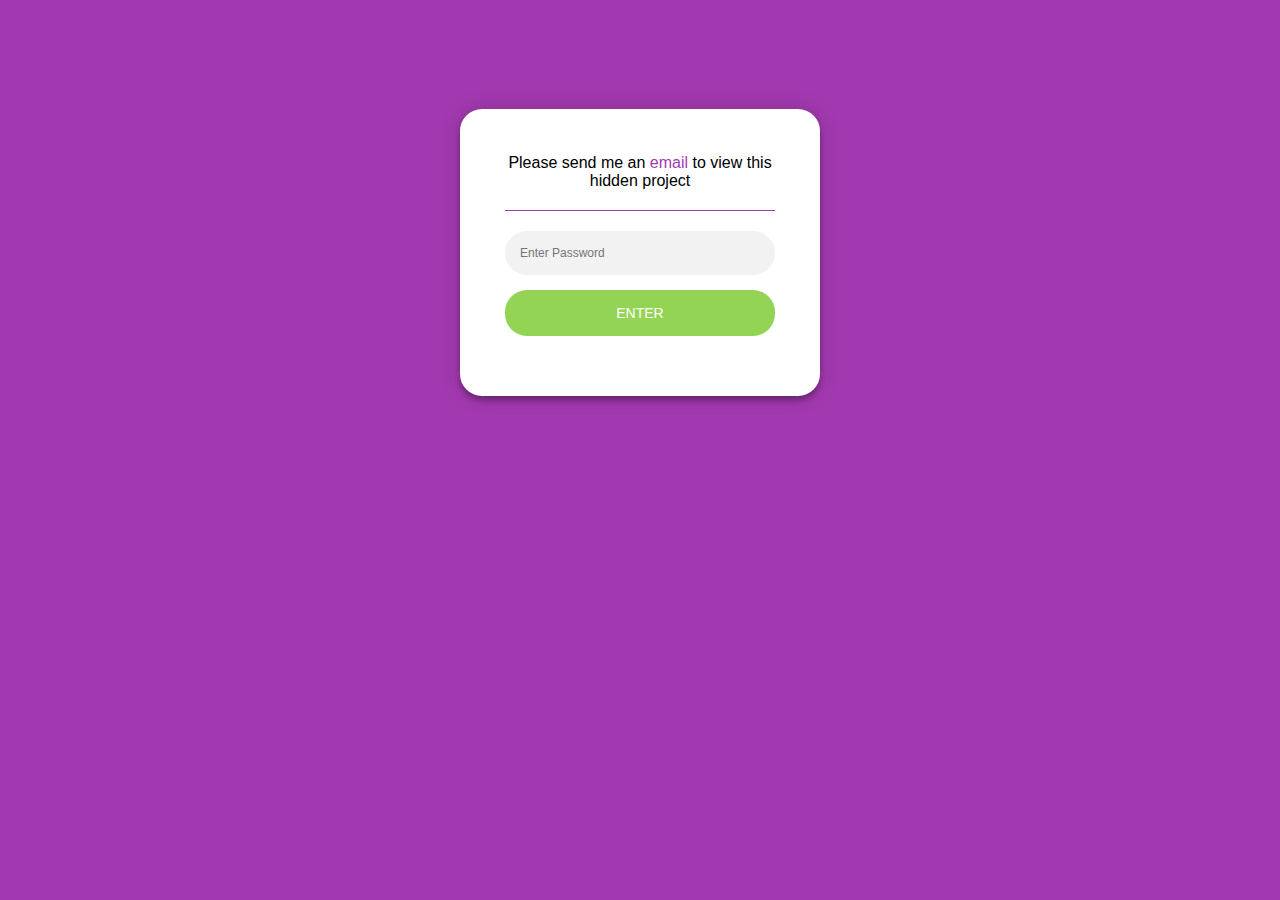
<file: Pages/lifion.html>
<!doctype html>
<html class="staticrypt-html">
<head>
	
<!-- Global site tag (gtag.js) - Google Analytics -->
<script async src="https://www.googletagmanager.com/gtag/js?id=UA-170631311-1"></script>
<script>
  window.dataLayer = window.dataLayer || [];
  function gtag(){dataLayer.push(arguments);}
  gtag('js', new Date());

  gtag('config', 'UA-170631311-1');
</script>
	
    <meta charset="utf-8">
    <title>Protected Page</title>
    <meta name="viewport" content="width=device-width, initial-scale=1">

    <!-- do not cache this page -->
    <meta http-equiv="cache-control" content="max-age=0"/>
    <meta http-equiv="cache-control" content="no-cache"/>
    <meta http-equiv="expires" content="0"/>
    <meta http-equiv="expires" content="Tue, 01 Jan 1980 1:00:00 GMT"/>
    <meta http-equiv="pragma" content="no-cache"/>
    <style>
        .staticrypt-hr {
            margin-top: 20px;
            margin-bottom: 20px;
            border: 0;
            border-top: 1px solid #a339b0;
        }

        .staticrypt-page {
            width: 360px;
            padding: 8% 0 0;
            margin: auto;
            box-sizing: border-box;
        }

        .staticrypt-form {
            position: relative;
            z-index: 1;
            background: #FFFFFF;
            max-width: 360px;
            margin: 0 auto 100px;
            padding: 45px;
            text-align: center;
            box-shadow: 0 0 20px 0 rgba(0, 0, 0, 0.2), 0 5px 5px 0 rgba(0, 0, 0, 0.24);
            border-radius: 22px;

        }

        .staticrypt-form input {
            outline: 0;
            background: #f2f2f2;
            width: 100%;
            border: 0;
            margin: 0 0 15px;
            padding: 15px;
            box-sizing: border-box;
            font-size: 12px;
            border-radius: 22px;

        }

        .staticrypt-form .staticrypt-decrypt-button {
            text-transform: uppercase;
            outline: 0;
            background: #94D455;
            width: 100%;
            border: 0;
            padding: 15px;
            color: #FFFFFF;
            font-size: 14px;
            cursor: pointer;
            border-radius: 22px;
        }

        .staticrypt-form .staticrypt-decrypt-button:hover, .staticrypt-form .staticrypt-decrypt-button:active, .staticrypt-form .staticrypt-decrypt-button:focus {
            background: #a339b0;
        }

        .staticrypt-html {
            height: 100%;
        }

        .staticrypt-body {
            margin-bottom: 1em;
            background: #a339b0; /* fallback for old browsers */

            font-family: "Arial", sans-serif;
            -webkit-font-smoothing: antialiased;
            -moz-osx-font-smoothing: grayscale;
        }

        .staticrypt-instructions {
            margin-top: -1em;
            margin-bottom: 1em;
        }

        .staticrypt-title {
            font-size: 20px;
            color:  rgba(0, 0, 0, 0.8);

        }

        .staticrypt-footer {
            position: fixed;
            height: 20px;
            font-size: 16px;
            padding: 2px;
            bottom: 0;
            left: 0;
            right: 0;
            margin-bottom: 0;
        }

        .staticrypt-footer p {
            margin: 2px;
            text-align: center;
            float: right;
        }

        .staticrypt-footer a {
            text-decoration: none;
        }
    </style>
</head>

<body class="staticrypt-body">
<div class="staticrypt-page">
    <div class="staticrypt-form">
        <div class="staticrypt-instructions">
            <p>Please send me an <a href="mailto:k27mehta@edu.uwaterloo.ca?subject=Hello Kritika!" style="text-decoration: none; text-emphasis-color: yellow; color:  #a339b0; ">email </a> to view this hidden project
            </p>
        </div>

        <hr class="staticrypt-hr">

        <form id="staticrypt-form" action="#" method="post">
            <input id="staticrypt-password"
                   type="password"
                   name="password"
                   placeholder="Enter Password"
                   autofocus/>

            <input type="submit" class="staticrypt-decrypt-button" value="Enter"/>
        </form>
    </div>

</div>


<script>/**
 * Crypto JS 3.1.9-1
 * Copied as is from https://cdnjs.cloudflare.com/ajax/libs/crypto-js/3.1.9-1/crypto-js.js
 */

;(function (root, factory) {
    if (typeof exports === "object") {
        // CommonJS
        module.exports = exports = factory();
    }
    else if (typeof define === "function" && define.amd) {
        // AMD
        define([], factory);
    }
    else {
        // Global (browser)
        root.CryptoJS = factory();
    }
}(this, function () {

    /**
     * CryptoJS core components.
     */
    var CryptoJS = CryptoJS || (function (Math, undefined) {
        /*
	     * Local polyfil of Object.create
	     */
        var create = Object.create || (function () {
            function F() {};

            return function (obj) {
                var subtype;

                F.prototype = obj;

                subtype = new F();

                F.prototype = null;

                return subtype;
            };
        }())

        /**
         * CryptoJS namespace.
         */
        var C = {};

        /**
         * Library namespace.
         */
        var C_lib = C.lib = {};

        /**
         * Base object for prototypal inheritance.
         */
        var Base = C_lib.Base = (function () {


            return {
                /**
                 * Creates a new object that inherits from this object.
                 *
                 * @param {Object} overrides Properties to copy into the new object.
                 *
                 * @return {Object} The new object.
                 *
                 * @static
                 *
                 * @example
                 *
                 *     var MyType = CryptoJS.lib.Base.extend({
	             *         field: 'value',
	             *
	             *         method: function () {
	             *         }
	             *     });
                 */
                extend: function (overrides) {
                    // Spawn
                    var subtype = create(this);

                    // Augment
                    if (overrides) {
                        subtype.mixIn(overrides);
                    }

                    // Create default initializer
                    if (!subtype.hasOwnProperty('init') || this.init === subtype.init) {
                        subtype.init = function () {
                            subtype.$super.init.apply(this, arguments);
                        };
                    }

                    // Initializer's prototype is the subtype object
                    subtype.init.prototype = subtype;

                    // Reference supertype
                    subtype.$super = this;

                    return subtype;
                },

                /**
                 * Extends this object and runs the init method.
                 * Arguments to create() will be passed to init().
                 *
                 * @return {Object} The new object.
                 *
                 * @static
                 *
                 * @example
                 *
                 *     var instance = MyType.create();
                 */
                create: function () {
                    var instance = this.extend();
                    instance.init.apply(instance, arguments);

                    return instance;
                },

                /**
                 * Initializes a newly created object.
                 * Override this method to add some logic when your objects are created.
                 *
                 * @example
                 *
                 *     var MyType = CryptoJS.lib.Base.extend({
	             *         init: function () {
	             *             // ...
	             *         }
	             *     });
                 */
                init: function () {
                },

                /**
                 * Copies properties into this object.
                 *
                 * @param {Object} properties The properties to mix in.
                 *
                 * @example
                 *
                 *     MyType.mixIn({
	             *         field: 'value'
	             *     });
                 */
                mixIn: function (properties) {
                    for (var propertyName in properties) {
                        if (properties.hasOwnProperty(propertyName)) {
                            this[propertyName] = properties[propertyName];
                        }
                    }

                    // IE won't copy toString using the loop above
                    if (properties.hasOwnProperty('toString')) {
                        this.toString = properties.toString;
                    }
                },

                /**
                 * Creates a copy of this object.
                 *
                 * @return {Object} The clone.
                 *
                 * @example
                 *
                 *     var clone = instance.clone();
                 */
                clone: function () {
                    return this.init.prototype.extend(this);
                }
            };
        }());

        /**
         * An array of 32-bit words.
         *
         * @property {Array} words The array of 32-bit words.
         * @property {number} sigBytes The number of significant bytes in this word array.
         */
        var WordArray = C_lib.WordArray = Base.extend({
            /**
             * Initializes a newly created word array.
             *
             * @param {Array} words (Optional) An array of 32-bit words.
             * @param {number} sigBytes (Optional) The number of significant bytes in the words.
             *
             * @example
             *
             *     var wordArray = CryptoJS.lib.WordArray.create();
             *     var wordArray = CryptoJS.lib.WordArray.create([0x00010203, 0x04050607]);
             *     var wordArray = CryptoJS.lib.WordArray.create([0x00010203, 0x04050607], 6);
             */
            init: function (words, sigBytes) {
                words = this.words = words || [];

                if (sigBytes != undefined) {
                    this.sigBytes = sigBytes;
                } else {
                    this.sigBytes = words.length * 4;
                }
            },

            /**
             * Converts this word array to a string.
             *
             * @param {Encoder} encoder (Optional) The encoding strategy to use. Default: CryptoJS.enc.Hex
             *
             * @return {string} The stringified word array.
             *
             * @example
             *
             *     var string = wordArray + '';
             *     var string = wordArray.toString();
             *     var string = wordArray.toString(CryptoJS.enc.Utf8);
             */
            toString: function (encoder) {
                return (encoder || Hex).stringify(this);
            },

            /**
             * Concatenates a word array to this word array.
             *
             * @param {WordArray} wordArray The word array to append.
             *
             * @return {WordArray} This word array.
             *
             * @example
             *
             *     wordArray1.concat(wordArray2);
             */
            concat: function (wordArray) {
                // Shortcuts
                var thisWords = this.words;
                var thatWords = wordArray.words;
                var thisSigBytes = this.sigBytes;
                var thatSigBytes = wordArray.sigBytes;

                // Clamp excess bits
                this.clamp();

                // Concat
                if (thisSigBytes % 4) {
                    // Copy one byte at a time
                    for (var i = 0; i < thatSigBytes; i++) {
                        var thatByte = (thatWords[i >>> 2] >>> (24 - (i % 4) * 8)) & 0xff;
                        thisWords[(thisSigBytes + i) >>> 2] |= thatByte << (24 - ((thisSigBytes + i) % 4) * 8);
                    }
                } else {
                    // Copy one word at a time
                    for (var i = 0; i < thatSigBytes; i += 4) {
                        thisWords[(thisSigBytes + i) >>> 2] = thatWords[i >>> 2];
                    }
                }
                this.sigBytes += thatSigBytes;

                // Chainable
                return this;
            },

            /**
             * Removes insignificant bits.
             *
             * @example
             *
             *     wordArray.clamp();
             */
            clamp: function () {
                // Shortcuts
                var words = this.words;
                var sigBytes = this.sigBytes;

                // Clamp
                words[sigBytes >>> 2] &= 0xffffffff << (32 - (sigBytes % 4) * 8);
                words.length = Math.ceil(sigBytes / 4);
            },

            /**
             * Creates a copy of this word array.
             *
             * @return {WordArray} The clone.
             *
             * @example
             *
             *     var clone = wordArray.clone();
             */
            clone: function () {
                var clone = Base.clone.call(this);
                clone.words = this.words.slice(0);

                return clone;
            },

            /**
             * Creates a word array filled with random bytes.
             *
             * @param {number} nBytes The number of random bytes to generate.
             *
             * @return {WordArray} The random word array.
             *
             * @static
             *
             * @example
             *
             *     var wordArray = CryptoJS.lib.WordArray.random(16);
             */
            random: function (nBytes) {
                var words = [];

                var r = (function (m_w) {
                    var m_w = m_w;
                    var m_z = 0x3ade68b1;
                    var mask = 0xffffffff;

                    return function () {
                        m_z = (0x9069 * (m_z & 0xFFFF) + (m_z >> 0x10)) & mask;
                        m_w = (0x4650 * (m_w & 0xFFFF) + (m_w >> 0x10)) & mask;
                        var result = ((m_z << 0x10) + m_w) & mask;
                        result /= 0x100000000;
                        result += 0.5;
                        return result * (Math.random() > .5 ? 1 : -1);
                    }
                });

                for (var i = 0, rcache; i < nBytes; i += 4) {
                    var _r = r((rcache || Math.random()) * 0x100000000);

                    rcache = _r() * 0x3ade67b7;
                    words.push((_r() * 0x100000000) | 0);
                }

                return new WordArray.init(words, nBytes);
            }
        });

        /**
         * Encoder namespace.
         */
        var C_enc = C.enc = {};

        /**
         * Hex encoding strategy.
         */
        var Hex = C_enc.Hex = {
            /**
             * Converts a word array to a hex string.
             *
             * @param {WordArray} wordArray The word array.
             *
             * @return {string} The hex string.
             *
             * @static
             *
             * @example
             *
             *     var hexString = CryptoJS.enc.Hex.stringify(wordArray);
             */
            stringify: function (wordArray) {
                // Shortcuts
                var words = wordArray.words;
                var sigBytes = wordArray.sigBytes;

                // Convert
                var hexChars = [];
                for (var i = 0; i < sigBytes; i++) {
                    var bite = (words[i >>> 2] >>> (24 - (i % 4) * 8)) & 0xff;
                    hexChars.push((bite >>> 4).toString(16));
                    hexChars.push((bite & 0x0f).toString(16));
                }

                return hexChars.join('');
            },

            /**
             * Converts a hex string to a word array.
             *
             * @param {string} hexStr The hex string.
             *
             * @return {WordArray} The word array.
             *
             * @static
             *
             * @example
             *
             *     var wordArray = CryptoJS.enc.Hex.parse(hexString);
             */
            parse: function (hexStr) {
                // Shortcut
                var hexStrLength = hexStr.length;

                // Convert
                var words = [];
                for (var i = 0; i < hexStrLength; i += 2) {
                    words[i >>> 3] |= parseInt(hexStr.substr(i, 2), 16) << (24 - (i % 8) * 4);
                }

                return new WordArray.init(words, hexStrLength / 2);
            }
        };

        /**
         * Latin1 encoding strategy.
         */
        var Latin1 = C_enc.Latin1 = {
            /**
             * Converts a word array to a Latin1 string.
             *
             * @param {WordArray} wordArray The word array.
             *
             * @return {string} The Latin1 string.
             *
             * @static
             *
             * @example
             *
             *     var latin1String = CryptoJS.enc.Latin1.stringify(wordArray);
             */
            stringify: function (wordArray) {
                // Shortcuts
                var words = wordArray.words;
                var sigBytes = wordArray.sigBytes;

                // Convert
                var latin1Chars = [];
                for (var i = 0; i < sigBytes; i++) {
                    var bite = (words[i >>> 2] >>> (24 - (i % 4) * 8)) & 0xff;
                    latin1Chars.push(String.fromCharCode(bite));
                }

                return latin1Chars.join('');
            },

            /**
             * Converts a Latin1 string to a word array.
             *
             * @param {string} latin1Str The Latin1 string.
             *
             * @return {WordArray} The word array.
             *
             * @static
             *
             * @example
             *
             *     var wordArray = CryptoJS.enc.Latin1.parse(latin1String);
             */
            parse: function (latin1Str) {
                // Shortcut
                var latin1StrLength = latin1Str.length;

                // Convert
                var words = [];
                for (var i = 0; i < latin1StrLength; i++) {
                    words[i >>> 2] |= (latin1Str.charCodeAt(i) & 0xff) << (24 - (i % 4) * 8);
                }

                return new WordArray.init(words, latin1StrLength);
            }
        };

        /**
         * UTF-8 encoding strategy.
         */
        var Utf8 = C_enc.Utf8 = {
            /**
             * Converts a word array to a UTF-8 string.
             *
             * @param {WordArray} wordArray The word array.
             *
             * @return {string} The UTF-8 string.
             *
             * @static
             *
             * @example
             *
             *     var utf8String = CryptoJS.enc.Utf8.stringify(wordArray);
             */
            stringify: function (wordArray) {
                try {
                    return decodeURIComponent(escape(Latin1.stringify(wordArray)));
                } catch (e) {
                    throw new Error('Malformed UTF-8 data');
                }
            },

            /**
             * Converts a UTF-8 string to a word array.
             *
             * @param {string} utf8Str The UTF-8 string.
             *
             * @return {WordArray} The word array.
             *
             * @static
             *
             * @example
             *
             *     var wordArray = CryptoJS.enc.Utf8.parse(utf8String);
             */
            parse: function (utf8Str) {
                return Latin1.parse(unescape(encodeURIComponent(utf8Str)));
            }
        };

        /**
         * Abstract buffered block algorithm template.
         *
         * The property blockSize must be implemented in a concrete subtype.
         *
         * @property {number} _minBufferSize The number of blocks that should be kept unprocessed in the buffer. Default: 0
         */
        var BufferedBlockAlgorithm = C_lib.BufferedBlockAlgorithm = Base.extend({
            /**
             * Resets this block algorithm's data buffer to its initial state.
             *
             * @example
             *
             *     bufferedBlockAlgorithm.reset();
             */
            reset: function () {
                // Initial values
                this._data = new WordArray.init();
                this._nDataBytes = 0;
            },

            /**
             * Adds new data to this block algorithm's buffer.
             *
             * @param {WordArray|string} data The data to append. Strings are converted to a WordArray using UTF-8.
             *
             * @example
             *
             *     bufferedBlockAlgorithm._append('data');
             *     bufferedBlockAlgorithm._append(wordArray);
             */
            _append: function (data) {
                // Convert string to WordArray, else assume WordArray already
                if (typeof data == 'string') {
                    data = Utf8.parse(data);
                }

                // Append
                this._data.concat(data);
                this._nDataBytes += data.sigBytes;
            },

            /**
             * Processes available data blocks.
             *
             * This method invokes _doProcessBlock(offset), which must be implemented by a concrete subtype.
             *
             * @param {boolean} doFlush Whether all blocks and partial blocks should be processed.
             *
             * @return {WordArray} The processed data.
             *
             * @example
             *
             *     var processedData = bufferedBlockAlgorithm._process();
             *     var processedData = bufferedBlockAlgorithm._process(!!'flush');
             */
            _process: function (doFlush) {
                // Shortcuts
                var data = this._data;
                var dataWords = data.words;
                var dataSigBytes = data.sigBytes;
                var blockSize = this.blockSize;
                var blockSizeBytes = blockSize * 4;

                // Count blocks ready
                var nBlocksReady = dataSigBytes / blockSizeBytes;
                if (doFlush) {
                    // Round up to include partial blocks
                    nBlocksReady = Math.ceil(nBlocksReady);
                } else {
                    // Round down to include only full blocks,
                    // less the number of blocks that must remain in the buffer
                    nBlocksReady = Math.max((nBlocksReady | 0) - this._minBufferSize, 0);
                }

                // Count words ready
                var nWordsReady = nBlocksReady * blockSize;

                // Count bytes ready
                var nBytesReady = Math.min(nWordsReady * 4, dataSigBytes);

                // Process blocks
                if (nWordsReady) {
                    for (var offset = 0; offset < nWordsReady; offset += blockSize) {
                        // Perform concrete-algorithm logic
                        this._doProcessBlock(dataWords, offset);
                    }

                    // Remove processed words
                    var processedWords = dataWords.splice(0, nWordsReady);
                    data.sigBytes -= nBytesReady;
                }

                // Return processed words
                return new WordArray.init(processedWords, nBytesReady);
            },

            /**
             * Creates a copy of this object.
             *
             * @return {Object} The clone.
             *
             * @example
             *
             *     var clone = bufferedBlockAlgorithm.clone();
             */
            clone: function () {
                var clone = Base.clone.call(this);
                clone._data = this._data.clone();

                return clone;
            },

            _minBufferSize: 0
        });

        /**
         * Abstract hasher template.
         *
         * @property {number} blockSize The number of 32-bit words this hasher operates on. Default: 16 (512 bits)
         */
        var Hasher = C_lib.Hasher = BufferedBlockAlgorithm.extend({
            /**
             * Configuration options.
             */
            cfg: Base.extend(),

            /**
             * Initializes a newly created hasher.
             *
             * @param {Object} cfg (Optional) The configuration options to use for this hash computation.
             *
             * @example
             *
             *     var hasher = CryptoJS.algo.SHA256.create();
             */
            init: function (cfg) {
                // Apply config defaults
                this.cfg = this.cfg.extend(cfg);

                // Set initial values
                this.reset();
            },

            /**
             * Resets this hasher to its initial state.
             *
             * @example
             *
             *     hasher.reset();
             */
            reset: function () {
                // Reset data buffer
                BufferedBlockAlgorithm.reset.call(this);

                // Perform concrete-hasher logic
                this._doReset();
            },

            /**
             * Updates this hasher with a message.
             *
             * @param {WordArray|string} messageUpdate The message to append.
             *
             * @return {Hasher} This hasher.
             *
             * @example
             *
             *     hasher.update('message');
             *     hasher.update(wordArray);
             */
            update: function (messageUpdate) {
                // Append
                this._append(messageUpdate);

                // Update the hash
                this._process();

                // Chainable
                return this;
            },

            /**
             * Finalizes the hash computation.
             * Note that the finalize operation is effectively a destructive, read-once operation.
             *
             * @param {WordArray|string} messageUpdate (Optional) A final message update.
             *
             * @return {WordArray} The hash.
             *
             * @example
             *
             *     var hash = hasher.finalize();
             *     var hash = hasher.finalize('message');
             *     var hash = hasher.finalize(wordArray);
             */
            finalize: function (messageUpdate) {
                // Final message update
                if (messageUpdate) {
                    this._append(messageUpdate);
                }

                // Perform concrete-hasher logic
                var hash = this._doFinalize();

                return hash;
            },

            blockSize: 512/32,

            /**
             * Creates a shortcut function to a hasher's object interface.
             *
             * @param {Hasher} hasher The hasher to create a helper for.
             *
             * @return {Function} The shortcut function.
             *
             * @static
             *
             * @example
             *
             *     var SHA256 = CryptoJS.lib.Hasher._createHelper(CryptoJS.algo.SHA256);
             */
            _createHelper: function (hasher) {
                return function (message, cfg) {
                    return new hasher.init(cfg).finalize(message);
                };
            },

            /**
             * Creates a shortcut function to the HMAC's object interface.
             *
             * @param {Hasher} hasher The hasher to use in this HMAC helper.
             *
             * @return {Function} The shortcut function.
             *
             * @static
             *
             * @example
             *
             *     var HmacSHA256 = CryptoJS.lib.Hasher._createHmacHelper(CryptoJS.algo.SHA256);
             */
            _createHmacHelper: function (hasher) {
                return function (message, key) {
                    return new C_algo.HMAC.init(hasher, key).finalize(message);
                };
            }
        });

        /**
         * Algorithm namespace.
         */
        var C_algo = C.algo = {};

        return C;
    }(Math));


    (function () {
        // Shortcuts
        var C = CryptoJS;
        var C_lib = C.lib;
        var WordArray = C_lib.WordArray;
        var C_enc = C.enc;

        /**
         * Base64 encoding strategy.
         */
        var Base64 = C_enc.Base64 = {
            /**
             * Converts a word array to a Base64 string.
             *
             * @param {WordArray} wordArray The word array.
             *
             * @return {string} The Base64 string.
             *
             * @static
             *
             * @example
             *
             *     var base64String = CryptoJS.enc.Base64.stringify(wordArray);
             */
            stringify: function (wordArray) {
                // Shortcuts
                var words = wordArray.words;
                var sigBytes = wordArray.sigBytes;
                var map = this._map;

                // Clamp excess bits
                wordArray.clamp();

                // Convert
                var base64Chars = [];
                for (var i = 0; i < sigBytes; i += 3) {
                    var byte1 = (words[i >>> 2]       >>> (24 - (i % 4) * 8))       & 0xff;
                    var byte2 = (words[(i + 1) >>> 2] >>> (24 - ((i + 1) % 4) * 8)) & 0xff;
                    var byte3 = (words[(i + 2) >>> 2] >>> (24 - ((i + 2) % 4) * 8)) & 0xff;

                    var triplet = (byte1 << 16) | (byte2 << 8) | byte3;

                    for (var j = 0; (j < 4) && (i + j * 0.75 < sigBytes); j++) {
                        base64Chars.push(map.charAt((triplet >>> (6 * (3 - j))) & 0x3f));
                    }
                }

                // Add padding
                var paddingChar = map.charAt(64);
                if (paddingChar) {
                    while (base64Chars.length % 4) {
                        base64Chars.push(paddingChar);
                    }
                }

                return base64Chars.join('');
            },

            /**
             * Converts a Base64 string to a word array.
             *
             * @param {string} base64Str The Base64 string.
             *
             * @return {WordArray} The word array.
             *
             * @static
             *
             * @example
             *
             *     var wordArray = CryptoJS.enc.Base64.parse(base64String);
             */
            parse: function (base64Str) {
                // Shortcuts
                var base64StrLength = base64Str.length;
                var map = this._map;
                var reverseMap = this._reverseMap;

                if (!reverseMap) {
                    reverseMap = this._reverseMap = [];
                    for (var j = 0; j < map.length; j++) {
                        reverseMap[map.charCodeAt(j)] = j;
                    }
                }

                // Ignore padding
                var paddingChar = map.charAt(64);
                if (paddingChar) {
                    var paddingIndex = base64Str.indexOf(paddingChar);
                    if (paddingIndex !== -1) {
                        base64StrLength = paddingIndex;
                    }
                }

                // Convert
                return parseLoop(base64Str, base64StrLength, reverseMap);

            },

            _map: 'ABCDEFGHIJKLMNOPQRSTUVWXYZabcdefghijklmnopqrstuvwxyz0123456789+/='
        };

        function parseLoop(base64Str, base64StrLength, reverseMap) {
            var words = [];
            var nBytes = 0;
            for (var i = 0; i < base64StrLength; i++) {
                if (i % 4) {
                    var bits1 = reverseMap[base64Str.charCodeAt(i - 1)] << ((i % 4) * 2);
                    var bits2 = reverseMap[base64Str.charCodeAt(i)] >>> (6 - (i % 4) * 2);
                    words[nBytes >>> 2] |= (bits1 | bits2) << (24 - (nBytes % 4) * 8);
                    nBytes++;
                }
            }
            return WordArray.create(words, nBytes);
        }
    }());


    (function (Math) {
        // Shortcuts
        var C = CryptoJS;
        var C_lib = C.lib;
        var WordArray = C_lib.WordArray;
        var Hasher = C_lib.Hasher;
        var C_algo = C.algo;

        // Constants table
        var T = [];

        // Compute constants
        (function () {
            for (var i = 0; i < 64; i++) {
                T[i] = (Math.abs(Math.sin(i + 1)) * 0x100000000) | 0;
            }
        }());

        /**
         * MD5 hash algorithm.
         */
        var MD5 = C_algo.MD5 = Hasher.extend({
            _doReset: function () {
                this._hash = new WordArray.init([
                    0x67452301, 0xefcdab89,
                    0x98badcfe, 0x10325476
                ]);
            },

            _doProcessBlock: function (M, offset) {
                // Swap endian
                for (var i = 0; i < 16; i++) {
                    // Shortcuts
                    var offset_i = offset + i;
                    var M_offset_i = M[offset_i];

                    M[offset_i] = (
                        (((M_offset_i << 8)  | (M_offset_i >>> 24)) & 0x00ff00ff) |
                        (((M_offset_i << 24) | (M_offset_i >>> 8))  & 0xff00ff00)
                    );
                }

                // Shortcuts
                var H = this._hash.words;

                var M_offset_0  = M[offset + 0];
                var M_offset_1  = M[offset + 1];
                var M_offset_2  = M[offset + 2];
                var M_offset_3  = M[offset + 3];
                var M_offset_4  = M[offset + 4];
                var M_offset_5  = M[offset + 5];
                var M_offset_6  = M[offset + 6];
                var M_offset_7  = M[offset + 7];
                var M_offset_8  = M[offset + 8];
                var M_offset_9  = M[offset + 9];
                var M_offset_10 = M[offset + 10];
                var M_offset_11 = M[offset + 11];
                var M_offset_12 = M[offset + 12];
                var M_offset_13 = M[offset + 13];
                var M_offset_14 = M[offset + 14];
                var M_offset_15 = M[offset + 15];

                // Working varialbes
                var a = H[0];
                var b = H[1];
                var c = H[2];
                var d = H[3];

                // Computation
                a = FF(a, b, c, d, M_offset_0,  7,  T[0]);
                d = FF(d, a, b, c, M_offset_1,  12, T[1]);
                c = FF(c, d, a, b, M_offset_2,  17, T[2]);
                b = FF(b, c, d, a, M_offset_3,  22, T[3]);
                a = FF(a, b, c, d, M_offset_4,  7,  T[4]);
                d = FF(d, a, b, c, M_offset_5,  12, T[5]);
                c = FF(c, d, a, b, M_offset_6,  17, T[6]);
                b = FF(b, c, d, a, M_offset_7,  22, T[7]);
                a = FF(a, b, c, d, M_offset_8,  7,  T[8]);
                d = FF(d, a, b, c, M_offset_9,  12, T[9]);
                c = FF(c, d, a, b, M_offset_10, 17, T[10]);
                b = FF(b, c, d, a, M_offset_11, 22, T[11]);
                a = FF(a, b, c, d, M_offset_12, 7,  T[12]);
                d = FF(d, a, b, c, M_offset_13, 12, T[13]);
                c = FF(c, d, a, b, M_offset_14, 17, T[14]);
                b = FF(b, c, d, a, M_offset_15, 22, T[15]);

                a = GG(a, b, c, d, M_offset_1,  5,  T[16]);
                d = GG(d, a, b, c, M_offset_6,  9,  T[17]);
                c = GG(c, d, a, b, M_offset_11, 14, T[18]);
                b = GG(b, c, d, a, M_offset_0,  20, T[19]);
                a = GG(a, b, c, d, M_offset_5,  5,  T[20]);
                d = GG(d, a, b, c, M_offset_10, 9,  T[21]);
                c = GG(c, d, a, b, M_offset_15, 14, T[22]);
                b = GG(b, c, d, a, M_offset_4,  20, T[23]);
                a = GG(a, b, c, d, M_offset_9,  5,  T[24]);
                d = GG(d, a, b, c, M_offset_14, 9,  T[25]);
                c = GG(c, d, a, b, M_offset_3,  14, T[26]);
                b = GG(b, c, d, a, M_offset_8,  20, T[27]);
                a = GG(a, b, c, d, M_offset_13, 5,  T[28]);
                d = GG(d, a, b, c, M_offset_2,  9,  T[29]);
                c = GG(c, d, a, b, M_offset_7,  14, T[30]);
                b = GG(b, c, d, a, M_offset_12, 20, T[31]);

                a = HH(a, b, c, d, M_offset_5,  4,  T[32]);
                d = HH(d, a, b, c, M_offset_8,  11, T[33]);
                c = HH(c, d, a, b, M_offset_11, 16, T[34]);
                b = HH(b, c, d, a, M_offset_14, 23, T[35]);
                a = HH(a, b, c, d, M_offset_1,  4,  T[36]);
                d = HH(d, a, b, c, M_offset_4,  11, T[37]);
                c = HH(c, d, a, b, M_offset_7,  16, T[38]);
                b = HH(b, c, d, a, M_offset_10, 23, T[39]);
                a = HH(a, b, c, d, M_offset_13, 4,  T[40]);
                d = HH(d, a, b, c, M_offset_0,  11, T[41]);
                c = HH(c, d, a, b, M_offset_3,  16, T[42]);
                b = HH(b, c, d, a, M_offset_6,  23, T[43]);
                a = HH(a, b, c, d, M_offset_9,  4,  T[44]);
                d = HH(d, a, b, c, M_offset_12, 11, T[45]);
                c = HH(c, d, a, b, M_offset_15, 16, T[46]);
                b = HH(b, c, d, a, M_offset_2,  23, T[47]);

                a = II(a, b, c, d, M_offset_0,  6,  T[48]);
                d = II(d, a, b, c, M_offset_7,  10, T[49]);
                c = II(c, d, a, b, M_offset_14, 15, T[50]);
                b = II(b, c, d, a, M_offset_5,  21, T[51]);
                a = II(a, b, c, d, M_offset_12, 6,  T[52]);
                d = II(d, a, b, c, M_offset_3,  10, T[53]);
                c = II(c, d, a, b, M_offset_10, 15, T[54]);
                b = II(b, c, d, a, M_offset_1,  21, T[55]);
                a = II(a, b, c, d, M_offset_8,  6,  T[56]);
                d = II(d, a, b, c, M_offset_15, 10, T[57]);
                c = II(c, d, a, b, M_offset_6,  15, T[58]);
                b = II(b, c, d, a, M_offset_13, 21, T[59]);
                a = II(a, b, c, d, M_offset_4,  6,  T[60]);
                d = II(d, a, b, c, M_offset_11, 10, T[61]);
                c = II(c, d, a, b, M_offset_2,  15, T[62]);
                b = II(b, c, d, a, M_offset_9,  21, T[63]);

                // Intermediate hash value
                H[0] = (H[0] + a) | 0;
                H[1] = (H[1] + b) | 0;
                H[2] = (H[2] + c) | 0;
                H[3] = (H[3] + d) | 0;
            },

            _doFinalize: function () {
                // Shortcuts
                var data = this._data;
                var dataWords = data.words;

                var nBitsTotal = this._nDataBytes * 8;
                var nBitsLeft = data.sigBytes * 8;

                // Add padding
                dataWords[nBitsLeft >>> 5] |= 0x80 << (24 - nBitsLeft % 32);

                var nBitsTotalH = Math.floor(nBitsTotal / 0x100000000);
                var nBitsTotalL = nBitsTotal;
                dataWords[(((nBitsLeft + 64) >>> 9) << 4) + 15] = (
                    (((nBitsTotalH << 8)  | (nBitsTotalH >>> 24)) & 0x00ff00ff) |
                    (((nBitsTotalH << 24) | (nBitsTotalH >>> 8))  & 0xff00ff00)
                );
                dataWords[(((nBitsLeft + 64) >>> 9) << 4) + 14] = (
                    (((nBitsTotalL << 8)  | (nBitsTotalL >>> 24)) & 0x00ff00ff) |
                    (((nBitsTotalL << 24) | (nBitsTotalL >>> 8))  & 0xff00ff00)
                );

                data.sigBytes = (dataWords.length + 1) * 4;

                // Hash final blocks
                this._process();

                // Shortcuts
                var hash = this._hash;
                var H = hash.words;

                // Swap endian
                for (var i = 0; i < 4; i++) {
                    // Shortcut
                    var H_i = H[i];

                    H[i] = (((H_i << 8)  | (H_i >>> 24)) & 0x00ff00ff) |
                        (((H_i << 24) | (H_i >>> 8))  & 0xff00ff00);
                }

                // Return final computed hash
                return hash;
            },

            clone: function () {
                var clone = Hasher.clone.call(this);
                clone._hash = this._hash.clone();

                return clone;
            }
        });

        function FF(a, b, c, d, x, s, t) {
            var n = a + ((b & c) | (~b & d)) + x + t;
            return ((n << s) | (n >>> (32 - s))) + b;
        }

        function GG(a, b, c, d, x, s, t) {
            var n = a + ((b & d) | (c & ~d)) + x + t;
            return ((n << s) | (n >>> (32 - s))) + b;
        }

        function HH(a, b, c, d, x, s, t) {
            var n = a + (b ^ c ^ d) + x + t;
            return ((n << s) | (n >>> (32 - s))) + b;
        }

        function II(a, b, c, d, x, s, t) {
            var n = a + (c ^ (b | ~d)) + x + t;
            return ((n << s) | (n >>> (32 - s))) + b;
        }

        /**
         * Shortcut function to the hasher's object interface.
         *
         * @param {WordArray|string} message The message to hash.
         *
         * @return {WordArray} The hash.
         *
         * @static
         *
         * @example
         *
         *     var hash = CryptoJS.MD5('message');
         *     var hash = CryptoJS.MD5(wordArray);
         */
        C.MD5 = Hasher._createHelper(MD5);

        /**
         * Shortcut function to the HMAC's object interface.
         *
         * @param {WordArray|string} message The message to hash.
         * @param {WordArray|string} key The secret key.
         *
         * @return {WordArray} The HMAC.
         *
         * @static
         *
         * @example
         *
         *     var hmac = CryptoJS.HmacMD5(message, key);
         */
        C.HmacMD5 = Hasher._createHmacHelper(MD5);
    }(Math));


    (function () {
        // Shortcuts
        var C = CryptoJS;
        var C_lib = C.lib;
        var WordArray = C_lib.WordArray;
        var Hasher = C_lib.Hasher;
        var C_algo = C.algo;

        // Reusable object
        var W = [];

        /**
         * SHA-1 hash algorithm.
         */
        var SHA1 = C_algo.SHA1 = Hasher.extend({
            _doReset: function () {
                this._hash = new WordArray.init([
                    0x67452301, 0xefcdab89,
                    0x98badcfe, 0x10325476,
                    0xc3d2e1f0
                ]);
            },

            _doProcessBlock: function (M, offset) {
                // Shortcut
                var H = this._hash.words;

                // Working variables
                var a = H[0];
                var b = H[1];
                var c = H[2];
                var d = H[3];
                var e = H[4];

                // Computation
                for (var i = 0; i < 80; i++) {
                    if (i < 16) {
                        W[i] = M[offset + i] | 0;
                    } else {
                        var n = W[i - 3] ^ W[i - 8] ^ W[i - 14] ^ W[i - 16];
                        W[i] = (n << 1) | (n >>> 31);
                    }

                    var t = ((a << 5) | (a >>> 27)) + e + W[i];
                    if (i < 20) {
                        t += ((b & c) | (~b & d)) + 0x5a827999;
                    } else if (i < 40) {
                        t += (b ^ c ^ d) + 0x6ed9eba1;
                    } else if (i < 60) {
                        t += ((b & c) | (b & d) | (c & d)) - 0x70e44324;
                    } else /* if (i < 80) */ {
                        t += (b ^ c ^ d) - 0x359d3e2a;
                    }

                    e = d;
                    d = c;
                    c = (b << 30) | (b >>> 2);
                    b = a;
                    a = t;
                }

                // Intermediate hash value
                H[0] = (H[0] + a) | 0;
                H[1] = (H[1] + b) | 0;
                H[2] = (H[2] + c) | 0;
                H[3] = (H[3] + d) | 0;
                H[4] = (H[4] + e) | 0;
            },

            _doFinalize: function () {
                // Shortcuts
                var data = this._data;
                var dataWords = data.words;

                var nBitsTotal = this._nDataBytes * 8;
                var nBitsLeft = data.sigBytes * 8;

                // Add padding
                dataWords[nBitsLeft >>> 5] |= 0x80 << (24 - nBitsLeft % 32);
                dataWords[(((nBitsLeft + 64) >>> 9) << 4) + 14] = Math.floor(nBitsTotal / 0x100000000);
                dataWords[(((nBitsLeft + 64) >>> 9) << 4) + 15] = nBitsTotal;
                data.sigBytes = dataWords.length * 4;

                // Hash final blocks
                this._process();

                // Return final computed hash
                return this._hash;
            },

            clone: function () {
                var clone = Hasher.clone.call(this);
                clone._hash = this._hash.clone();

                return clone;
            }
        });

        /**
         * Shortcut function to the hasher's object interface.
         *
         * @param {WordArray|string} message The message to hash.
         *
         * @return {WordArray} The hash.
         *
         * @static
         *
         * @example
         *
         *     var hash = CryptoJS.SHA1('message');
         *     var hash = CryptoJS.SHA1(wordArray);
         */
        C.SHA1 = Hasher._createHelper(SHA1);

        /**
         * Shortcut function to the HMAC's object interface.
         *
         * @param {WordArray|string} message The message to hash.
         * @param {WordArray|string} key The secret key.
         *
         * @return {WordArray} The HMAC.
         *
         * @static
         *
         * @example
         *
         *     var hmac = CryptoJS.HmacSHA1(message, key);
         */
        C.HmacSHA1 = Hasher._createHmacHelper(SHA1);
    }());


    (function (Math) {
        // Shortcuts
        var C = CryptoJS;
        var C_lib = C.lib;
        var WordArray = C_lib.WordArray;
        var Hasher = C_lib.Hasher;
        var C_algo = C.algo;

        // Initialization and round constants tables
        var H = [];
        var K = [];

        // Compute constants
        (function () {
            function isPrime(n) {
                var sqrtN = Math.sqrt(n);
                for (var factor = 2; factor <= sqrtN; factor++) {
                    if (!(n % factor)) {
                        return false;
                    }
                }

                return true;
            }

            function getFractionalBits(n) {
                return ((n - (n | 0)) * 0x100000000) | 0;
            }

            var n = 2;
            var nPrime = 0;
            while (nPrime < 64) {
                if (isPrime(n)) {
                    if (nPrime < 8) {
                        H[nPrime] = getFractionalBits(Math.pow(n, 1 / 2));
                    }
                    K[nPrime] = getFractionalBits(Math.pow(n, 1 / 3));

                    nPrime++;
                }

                n++;
            }
        }());

        // Reusable object
        var W = [];

        /**
         * SHA-256 hash algorithm.
         */
        var SHA256 = C_algo.SHA256 = Hasher.extend({
            _doReset: function () {
                this._hash = new WordArray.init(H.slice(0));
            },

            _doProcessBlock: function (M, offset) {
                // Shortcut
                var H = this._hash.words;

                // Working variables
                var a = H[0];
                var b = H[1];
                var c = H[2];
                var d = H[3];
                var e = H[4];
                var f = H[5];
                var g = H[6];
                var h = H[7];

                // Computation
                for (var i = 0; i < 64; i++) {
                    if (i < 16) {
                        W[i] = M[offset + i] | 0;
                    } else {
                        var gamma0x = W[i - 15];
                        var gamma0  = ((gamma0x << 25) | (gamma0x >>> 7))  ^
                            ((gamma0x << 14) | (gamma0x >>> 18)) ^
                            (gamma0x >>> 3);

                        var gamma1x = W[i - 2];
                        var gamma1  = ((gamma1x << 15) | (gamma1x >>> 17)) ^
                            ((gamma1x << 13) | (gamma1x >>> 19)) ^
                            (gamma1x >>> 10);

                        W[i] = gamma0 + W[i - 7] + gamma1 + W[i - 16];
                    }

                    var ch  = (e & f) ^ (~e & g);
                    var maj = (a & b) ^ (a & c) ^ (b & c);

                    var sigma0 = ((a << 30) | (a >>> 2)) ^ ((a << 19) | (a >>> 13)) ^ ((a << 10) | (a >>> 22));
                    var sigma1 = ((e << 26) | (e >>> 6)) ^ ((e << 21) | (e >>> 11)) ^ ((e << 7)  | (e >>> 25));

                    var t1 = h + sigma1 + ch + K[i] + W[i];
                    var t2 = sigma0 + maj;

                    h = g;
                    g = f;
                    f = e;
                    e = (d + t1) | 0;
                    d = c;
                    c = b;
                    b = a;
                    a = (t1 + t2) | 0;
                }

                // Intermediate hash value
                H[0] = (H[0] + a) | 0;
                H[1] = (H[1] + b) | 0;
                H[2] = (H[2] + c) | 0;
                H[3] = (H[3] + d) | 0;
                H[4] = (H[4] + e) | 0;
                H[5] = (H[5] + f) | 0;
                H[6] = (H[6] + g) | 0;
                H[7] = (H[7] + h) | 0;
            },

            _doFinalize: function () {
                // Shortcuts
                var data = this._data;
                var dataWords = data.words;

                var nBitsTotal = this._nDataBytes * 8;
                var nBitsLeft = data.sigBytes * 8;

                // Add padding
                dataWords[nBitsLeft >>> 5] |= 0x80 << (24 - nBitsLeft % 32);
                dataWords[(((nBitsLeft + 64) >>> 9) << 4) + 14] = Math.floor(nBitsTotal / 0x100000000);
                dataWords[(((nBitsLeft + 64) >>> 9) << 4) + 15] = nBitsTotal;
                data.sigBytes = dataWords.length * 4;

                // Hash final blocks
                this._process();

                // Return final computed hash
                return this._hash;
            },

            clone: function () {
                var clone = Hasher.clone.call(this);
                clone._hash = this._hash.clone();

                return clone;
            }
        });

        /**
         * Shortcut function to the hasher's object interface.
         *
         * @param {WordArray|string} message The message to hash.
         *
         * @return {WordArray} The hash.
         *
         * @static
         *
         * @example
         *
         *     var hash = CryptoJS.SHA256('message');
         *     var hash = CryptoJS.SHA256(wordArray);
         */
        C.SHA256 = Hasher._createHelper(SHA256);

        /**
         * Shortcut function to the HMAC's object interface.
         *
         * @param {WordArray|string} message The message to hash.
         * @param {WordArray|string} key The secret key.
         *
         * @return {WordArray} The HMAC.
         *
         * @static
         *
         * @example
         *
         *     var hmac = CryptoJS.HmacSHA256(message, key);
         */
        C.HmacSHA256 = Hasher._createHmacHelper(SHA256);
    }(Math));


    (function () {
        // Shortcuts
        var C = CryptoJS;
        var C_lib = C.lib;
        var WordArray = C_lib.WordArray;
        var C_enc = C.enc;

        /**
         * UTF-16 BE encoding strategy.
         */
        var Utf16BE = C_enc.Utf16 = C_enc.Utf16BE = {
            /**
             * Converts a word array to a UTF-16 BE string.
             *
             * @param {WordArray} wordArray The word array.
             *
             * @return {string} The UTF-16 BE string.
             *
             * @static
             *
             * @example
             *
             *     var utf16String = CryptoJS.enc.Utf16.stringify(wordArray);
             */
            stringify: function (wordArray) {
                // Shortcuts
                var words = wordArray.words;
                var sigBytes = wordArray.sigBytes;

                // Convert
                var utf16Chars = [];
                for (var i = 0; i < sigBytes; i += 2) {
                    var codePoint = (words[i >>> 2] >>> (16 - (i % 4) * 8)) & 0xffff;
                    utf16Chars.push(String.fromCharCode(codePoint));
                }

                return utf16Chars.join('');
            },

            /**
             * Converts a UTF-16 BE string to a word array.
             *
             * @param {string} utf16Str The UTF-16 BE string.
             *
             * @return {WordArray} The word array.
             *
             * @static
             *
             * @example
             *
             *     var wordArray = CryptoJS.enc.Utf16.parse(utf16String);
             */
            parse: function (utf16Str) {
                // Shortcut
                var utf16StrLength = utf16Str.length;

                // Convert
                var words = [];
                for (var i = 0; i < utf16StrLength; i++) {
                    words[i >>> 1] |= utf16Str.charCodeAt(i) << (16 - (i % 2) * 16);
                }

                return WordArray.create(words, utf16StrLength * 2);
            }
        };

        /**
         * UTF-16 LE encoding strategy.
         */
        C_enc.Utf16LE = {
            /**
             * Converts a word array to a UTF-16 LE string.
             *
             * @param {WordArray} wordArray The word array.
             *
             * @return {string} The UTF-16 LE string.
             *
             * @static
             *
             * @example
             *
             *     var utf16Str = CryptoJS.enc.Utf16LE.stringify(wordArray);
             */
            stringify: function (wordArray) {
                // Shortcuts
                var words = wordArray.words;
                var sigBytes = wordArray.sigBytes;

                // Convert
                var utf16Chars = [];
                for (var i = 0; i < sigBytes; i += 2) {
                    var codePoint = swapEndian((words[i >>> 2] >>> (16 - (i % 4) * 8)) & 0xffff);
                    utf16Chars.push(String.fromCharCode(codePoint));
                }

                return utf16Chars.join('');
            },

            /**
             * Converts a UTF-16 LE string to a word array.
             *
             * @param {string} utf16Str The UTF-16 LE string.
             *
             * @return {WordArray} The word array.
             *
             * @static
             *
             * @example
             *
             *     var wordArray = CryptoJS.enc.Utf16LE.parse(utf16Str);
             */
            parse: function (utf16Str) {
                // Shortcut
                var utf16StrLength = utf16Str.length;

                // Convert
                var words = [];
                for (var i = 0; i < utf16StrLength; i++) {
                    words[i >>> 1] |= swapEndian(utf16Str.charCodeAt(i) << (16 - (i % 2) * 16));
                }

                return WordArray.create(words, utf16StrLength * 2);
            }
        };

        function swapEndian(word) {
            return ((word << 8) & 0xff00ff00) | ((word >>> 8) & 0x00ff00ff);
        }
    }());


    (function () {
        // Check if typed arrays are supported
        if (typeof ArrayBuffer != 'function') {
            return;
        }

        // Shortcuts
        var C = CryptoJS;
        var C_lib = C.lib;
        var WordArray = C_lib.WordArray;

        // Reference original init
        var superInit = WordArray.init;

        // Augment WordArray.init to handle typed arrays
        var subInit = WordArray.init = function (typedArray) {
            // Convert buffers to uint8
            if (typedArray instanceof ArrayBuffer) {
                typedArray = new Uint8Array(typedArray);
            }

            // Convert other array views to uint8
            if (
                typedArray instanceof Int8Array ||
                (typeof Uint8ClampedArray !== "undefined" && typedArray instanceof Uint8ClampedArray) ||
                typedArray instanceof Int16Array ||
                typedArray instanceof Uint16Array ||
                typedArray instanceof Int32Array ||
                typedArray instanceof Uint32Array ||
                typedArray instanceof Float32Array ||
                typedArray instanceof Float64Array
            ) {
                typedArray = new Uint8Array(typedArray.buffer, typedArray.byteOffset, typedArray.byteLength);
            }

            // Handle Uint8Array
            if (typedArray instanceof Uint8Array) {
                // Shortcut
                var typedArrayByteLength = typedArray.byteLength;

                // Extract bytes
                var words = [];
                for (var i = 0; i < typedArrayByteLength; i++) {
                    words[i >>> 2] |= typedArray[i] << (24 - (i % 4) * 8);
                }

                // Initialize this word array
                superInit.call(this, words, typedArrayByteLength);
            } else {
                // Else call normal init
                superInit.apply(this, arguments);
            }
        };

        subInit.prototype = WordArray;
    }());


    /** @preserve
     (c) 2012 by Cédric Mesnil. All rights reserved.

     Redistribution and use in source and binary forms, with or without modification, are permitted provided that the following conditions are met:

     - Redistributions of source code must retain the above copyright notice, this list of conditions and the following disclaimer.
     - Redistributions in binary form must reproduce the above copyright notice, this list of conditions and the following disclaimer in the documentation and/or other materials provided with the distribution.

     THIS SOFTWARE IS PROVIDED BY THE COPYRIGHT HOLDERS AND CONTRIBUTORS "AS IS" AND ANY EXPRESS OR IMPLIED WARRANTIES, INCLUDING, BUT NOT LIMITED TO, THE IMPLIED WARRANTIES OF MERCHANTABILITY AND FITNESS FOR A PARTICULAR PURPOSE ARE DISCLAIMED. IN NO EVENT SHALL THE COPYRIGHT HOLDER OR CONTRIBUTORS BE LIABLE FOR ANY DIRECT, INDIRECT, INCIDENTAL, SPECIAL, EXEMPLARY, OR CONSEQUENTIAL DAMAGES (INCLUDING, BUT NOT LIMITED TO, PROCUREMENT OF SUBSTITUTE GOODS OR SERVICES; LOSS OF USE, DATA, OR PROFITS; OR BUSINESS INTERRUPTION) HOWEVER CAUSED AND ON ANY THEORY OF LIABILITY, WHETHER IN CONTRACT, STRICT LIABILITY, OR TORT (INCLUDING NEGLIGENCE OR OTHERWISE) ARISING IN ANY WAY OUT OF THE USE OF THIS SOFTWARE, EVEN IF ADVISED OF THE POSSIBILITY OF SUCH DAMAGE.
     */

    (function (Math) {
        // Shortcuts
        var C = CryptoJS;
        var C_lib = C.lib;
        var WordArray = C_lib.WordArray;
        var Hasher = C_lib.Hasher;
        var C_algo = C.algo;

        // Constants table
        var _zl = WordArray.create([
            0,  1,  2,  3,  4,  5,  6,  7,  8,  9, 10, 11, 12, 13, 14, 15,
            7,  4, 13,  1, 10,  6, 15,  3, 12,  0,  9,  5,  2, 14, 11,  8,
            3, 10, 14,  4,  9, 15,  8,  1,  2,  7,  0,  6, 13, 11,  5, 12,
            1,  9, 11, 10,  0,  8, 12,  4, 13,  3,  7, 15, 14,  5,  6,  2,
            4,  0,  5,  9,  7, 12,  2, 10, 14,  1,  3,  8, 11,  6, 15, 13]);
        var _zr = WordArray.create([
            5, 14,  7,  0,  9,  2, 11,  4, 13,  6, 15,  8,  1, 10,  3, 12,
            6, 11,  3,  7,  0, 13,  5, 10, 14, 15,  8, 12,  4,  9,  1,  2,
            15,  5,  1,  3,  7, 14,  6,  9, 11,  8, 12,  2, 10,  0,  4, 13,
            8,  6,  4,  1,  3, 11, 15,  0,  5, 12,  2, 13,  9,  7, 10, 14,
            12, 15, 10,  4,  1,  5,  8,  7,  6,  2, 13, 14,  0,  3,  9, 11]);
        var _sl = WordArray.create([
            11, 14, 15, 12,  5,  8,  7,  9, 11, 13, 14, 15,  6,  7,  9,  8,
            7, 6,   8, 13, 11,  9,  7, 15,  7, 12, 15,  9, 11,  7, 13, 12,
            11, 13,  6,  7, 14,  9, 13, 15, 14,  8, 13,  6,  5, 12,  7,  5,
            11, 12, 14, 15, 14, 15,  9,  8,  9, 14,  5,  6,  8,  6,  5, 12,
            9, 15,  5, 11,  6,  8, 13, 12,  5, 12, 13, 14, 11,  8,  5,  6 ]);
        var _sr = WordArray.create([
            8,  9,  9, 11, 13, 15, 15,  5,  7,  7,  8, 11, 14, 14, 12,  6,
            9, 13, 15,  7, 12,  8,  9, 11,  7,  7, 12,  7,  6, 15, 13, 11,
            9,  7, 15, 11,  8,  6,  6, 14, 12, 13,  5, 14, 13, 13,  7,  5,
            15,  5,  8, 11, 14, 14,  6, 14,  6,  9, 12,  9, 12,  5, 15,  8,
            8,  5, 12,  9, 12,  5, 14,  6,  8, 13,  6,  5, 15, 13, 11, 11 ]);

        var _hl =  WordArray.create([ 0x00000000, 0x5A827999, 0x6ED9EBA1, 0x8F1BBCDC, 0xA953FD4E]);
        var _hr =  WordArray.create([ 0x50A28BE6, 0x5C4DD124, 0x6D703EF3, 0x7A6D76E9, 0x00000000]);

        /**
         * RIPEMD160 hash algorithm.
         */
        var RIPEMD160 = C_algo.RIPEMD160 = Hasher.extend({
            _doReset: function () {
                this._hash  = WordArray.create([0x67452301, 0xEFCDAB89, 0x98BADCFE, 0x10325476, 0xC3D2E1F0]);
            },

            _doProcessBlock: function (M, offset) {

                // Swap endian
                for (var i = 0; i < 16; i++) {
                    // Shortcuts
                    var offset_i = offset + i;
                    var M_offset_i = M[offset_i];

                    // Swap
                    M[offset_i] = (
                        (((M_offset_i << 8)  | (M_offset_i >>> 24)) & 0x00ff00ff) |
                        (((M_offset_i << 24) | (M_offset_i >>> 8))  & 0xff00ff00)
                    );
                }
                // Shortcut
                var H  = this._hash.words;
                var hl = _hl.words;
                var hr = _hr.words;
                var zl = _zl.words;
                var zr = _zr.words;
                var sl = _sl.words;
                var sr = _sr.words;

                // Working variables
                var al, bl, cl, dl, el;
                var ar, br, cr, dr, er;

                ar = al = H[0];
                br = bl = H[1];
                cr = cl = H[2];
                dr = dl = H[3];
                er = el = H[4];
                // Computation
                var t;
                for (var i = 0; i < 80; i += 1) {
                    t = (al +  M[offset+zl[i]])|0;
                    if (i<16){
                        t +=  f1(bl,cl,dl) + hl[0];
                    } else if (i<32) {
                        t +=  f2(bl,cl,dl) + hl[1];
                    } else if (i<48) {
                        t +=  f3(bl,cl,dl) + hl[2];
                    } else if (i<64) {
                        t +=  f4(bl,cl,dl) + hl[3];
                    } else {// if (i<80) {
                        t +=  f5(bl,cl,dl) + hl[4];
                    }
                    t = t|0;
                    t =  rotl(t,sl[i]);
                    t = (t+el)|0;
                    al = el;
                    el = dl;
                    dl = rotl(cl, 10);
                    cl = bl;
                    bl = t;

                    t = (ar + M[offset+zr[i]])|0;
                    if (i<16){
                        t +=  f5(br,cr,dr) + hr[0];
                    } else if (i<32) {
                        t +=  f4(br,cr,dr) + hr[1];
                    } else if (i<48) {
                        t +=  f3(br,cr,dr) + hr[2];
                    } else if (i<64) {
                        t +=  f2(br,cr,dr) + hr[3];
                    } else {// if (i<80) {
                        t +=  f1(br,cr,dr) + hr[4];
                    }
                    t = t|0;
                    t =  rotl(t,sr[i]) ;
                    t = (t+er)|0;
                    ar = er;
                    er = dr;
                    dr = rotl(cr, 10);
                    cr = br;
                    br = t;
                }
                // Intermediate hash value
                t    = (H[1] + cl + dr)|0;
                H[1] = (H[2] + dl + er)|0;
                H[2] = (H[3] + el + ar)|0;
                H[3] = (H[4] + al + br)|0;
                H[4] = (H[0] + bl + cr)|0;
                H[0] =  t;
            },

            _doFinalize: function () {
                // Shortcuts
                var data = this._data;
                var dataWords = data.words;

                var nBitsTotal = this._nDataBytes * 8;
                var nBitsLeft = data.sigBytes * 8;

                // Add padding
                dataWords[nBitsLeft >>> 5] |= 0x80 << (24 - nBitsLeft % 32);
                dataWords[(((nBitsLeft + 64) >>> 9) << 4) + 14] = (
                    (((nBitsTotal << 8)  | (nBitsTotal >>> 24)) & 0x00ff00ff) |
                    (((nBitsTotal << 24) | (nBitsTotal >>> 8))  & 0xff00ff00)
                );
                data.sigBytes = (dataWords.length + 1) * 4;

                // Hash final blocks
                this._process();

                // Shortcuts
                var hash = this._hash;
                var H = hash.words;

                // Swap endian
                for (var i = 0; i < 5; i++) {
                    // Shortcut
                    var H_i = H[i];

                    // Swap
                    H[i] = (((H_i << 8)  | (H_i >>> 24)) & 0x00ff00ff) |
                        (((H_i << 24) | (H_i >>> 8))  & 0xff00ff00);
                }

                // Return final computed hash
                return hash;
            },

            clone: function () {
                var clone = Hasher.clone.call(this);
                clone._hash = this._hash.clone();

                return clone;
            }
        });


        function f1(x, y, z) {
            return ((x) ^ (y) ^ (z));

        }

        function f2(x, y, z) {
            return (((x)&(y)) | ((~x)&(z)));
        }

        function f3(x, y, z) {
            return (((x) | (~(y))) ^ (z));
        }

        function f4(x, y, z) {
            return (((x) & (z)) | ((y)&(~(z))));
        }

        function f5(x, y, z) {
            return ((x) ^ ((y) |(~(z))));

        }

        function rotl(x,n) {
            return (x<<n) | (x>>>(32-n));
        }


        /**
         * Shortcut function to the hasher's object interface.
         *
         * @param {WordArray|string} message The message to hash.
         *
         * @return {WordArray} The hash.
         *
         * @static
         *
         * @example
         *
         *     var hash = CryptoJS.RIPEMD160('message');
         *     var hash = CryptoJS.RIPEMD160(wordArray);
         */
        C.RIPEMD160 = Hasher._createHelper(RIPEMD160);

        /**
         * Shortcut function to the HMAC's object interface.
         *
         * @param {WordArray|string} message The message to hash.
         * @param {WordArray|string} key The secret key.
         *
         * @return {WordArray} The HMAC.
         *
         * @static
         *
         * @example
         *
         *     var hmac = CryptoJS.HmacRIPEMD160(message, key);
         */
        C.HmacRIPEMD160 = Hasher._createHmacHelper(RIPEMD160);
    }(Math));


    (function () {
        // Shortcuts
        var C = CryptoJS;
        var C_lib = C.lib;
        var Base = C_lib.Base;
        var C_enc = C.enc;
        var Utf8 = C_enc.Utf8;
        var C_algo = C.algo;

        /**
         * HMAC algorithm.
         */
        var HMAC = C_algo.HMAC = Base.extend({
            /**
             * Initializes a newly created HMAC.
             *
             * @param {Hasher} hasher The hash algorithm to use.
             * @param {WordArray|string} key The secret key.
             *
             * @example
             *
             *     var hmacHasher = CryptoJS.algo.HMAC.create(CryptoJS.algo.SHA256, key);
             */
            init: function (hasher, key) {
                // Init hasher
                hasher = this._hasher = new hasher.init();

                // Convert string to WordArray, else assume WordArray already
                if (typeof key == 'string') {
                    key = Utf8.parse(key);
                }

                // Shortcuts
                var hasherBlockSize = hasher.blockSize;
                var hasherBlockSizeBytes = hasherBlockSize * 4;

                // Allow arbitrary length keys
                if (key.sigBytes > hasherBlockSizeBytes) {
                    key = hasher.finalize(key);
                }

                // Clamp excess bits
                key.clamp();

                // Clone key for inner and outer pads
                var oKey = this._oKey = key.clone();
                var iKey = this._iKey = key.clone();

                // Shortcuts
                var oKeyWords = oKey.words;
                var iKeyWords = iKey.words;

                // XOR keys with pad constants
                for (var i = 0; i < hasherBlockSize; i++) {
                    oKeyWords[i] ^= 0x5c5c5c5c;
                    iKeyWords[i] ^= 0x36363636;
                }
                oKey.sigBytes = iKey.sigBytes = hasherBlockSizeBytes;

                // Set initial values
                this.reset();
            },

            /**
             * Resets this HMAC to its initial state.
             *
             * @example
             *
             *     hmacHasher.reset();
             */
            reset: function () {
                // Shortcut
                var hasher = this._hasher;

                // Reset
                hasher.reset();
                hasher.update(this._iKey);
            },

            /**
             * Updates this HMAC with a message.
             *
             * @param {WordArray|string} messageUpdate The message to append.
             *
             * @return {HMAC} This HMAC instance.
             *
             * @example
             *
             *     hmacHasher.update('message');
             *     hmacHasher.update(wordArray);
             */
            update: function (messageUpdate) {
                this._hasher.update(messageUpdate);

                // Chainable
                return this;
            },

            /**
             * Finalizes the HMAC computation.
             * Note that the finalize operation is effectively a destructive, read-once operation.
             *
             * @param {WordArray|string} messageUpdate (Optional) A final message update.
             *
             * @return {WordArray} The HMAC.
             *
             * @example
             *
             *     var hmac = hmacHasher.finalize();
             *     var hmac = hmacHasher.finalize('message');
             *     var hmac = hmacHasher.finalize(wordArray);
             */
            finalize: function (messageUpdate) {
                // Shortcut
                var hasher = this._hasher;

                // Compute HMAC
                var innerHash = hasher.finalize(messageUpdate);
                hasher.reset();
                var hmac = hasher.finalize(this._oKey.clone().concat(innerHash));

                return hmac;
            }
        });
    }());


    (function () {
        // Shortcuts
        var C = CryptoJS;
        var C_lib = C.lib;
        var Base = C_lib.Base;
        var WordArray = C_lib.WordArray;
        var C_algo = C.algo;
        var SHA1 = C_algo.SHA1;
        var HMAC = C_algo.HMAC;

        /**
         * Password-Based Key Derivation Function 2 algorithm.
         */
        var PBKDF2 = C_algo.PBKDF2 = Base.extend({
            /**
             * Configuration options.
             *
             * @property {number} keySize The key size in words to generate. Default: 4 (128 bits)
             * @property {Hasher} hasher The hasher to use. Default: SHA1
             * @property {number} iterations The number of iterations to perform. Default: 1
             */
            cfg: Base.extend({
                keySize: 128/32,
                hasher: SHA1,
                iterations: 1
            }),

            /**
             * Initializes a newly created key derivation function.
             *
             * @param {Object} cfg (Optional) The configuration options to use for the derivation.
             *
             * @example
             *
             *     var kdf = CryptoJS.algo.PBKDF2.create();
             *     var kdf = CryptoJS.algo.PBKDF2.create({ keySize: 8 });
             *     var kdf = CryptoJS.algo.PBKDF2.create({ keySize: 8, iterations: 1000 });
             */
            init: function (cfg) {
                this.cfg = this.cfg.extend(cfg);
            },

            /**
             * Computes the Password-Based Key Derivation Function 2.
             *
             * @param {WordArray|string} password The password.
             * @param {WordArray|string} salt A salt.
             *
             * @return {WordArray} The derived key.
             *
             * @example
             *
             *     var key = kdf.compute(password, salt);
             */
            compute: function (password, salt) {
                // Shortcut
                var cfg = this.cfg;

                // Init HMAC
                var hmac = HMAC.create(cfg.hasher, password);

                // Initial values
                var derivedKey = WordArray.create();
                var blockIndex = WordArray.create([0x00000001]);

                // Shortcuts
                var derivedKeyWords = derivedKey.words;
                var blockIndexWords = blockIndex.words;
                var keySize = cfg.keySize;
                var iterations = cfg.iterations;

                // Generate key
                while (derivedKeyWords.length < keySize) {
                    var block = hmac.update(salt).finalize(blockIndex);
                    hmac.reset();

                    // Shortcuts
                    var blockWords = block.words;
                    var blockWordsLength = blockWords.length;

                    // Iterations
                    var intermediate = block;
                    for (var i = 1; i < iterations; i++) {
                        intermediate = hmac.finalize(intermediate);
                        hmac.reset();

                        // Shortcut
                        var intermediateWords = intermediate.words;

                        // XOR intermediate with block
                        for (var j = 0; j < blockWordsLength; j++) {
                            blockWords[j] ^= intermediateWords[j];
                        }
                    }

                    derivedKey.concat(block);
                    blockIndexWords[0]++;
                }
                derivedKey.sigBytes = keySize * 4;

                return derivedKey;
            }
        });

        /**
         * Computes the Password-Based Key Derivation Function 2.
         *
         * @param {WordArray|string} password The password.
         * @param {WordArray|string} salt A salt.
         * @param {Object} cfg (Optional) The configuration options to use for this computation.
         *
         * @return {WordArray} The derived key.
         *
         * @static
         *
         * @example
         *
         *     var key = CryptoJS.PBKDF2(password, salt);
         *     var key = CryptoJS.PBKDF2(password, salt, { keySize: 8 });
         *     var key = CryptoJS.PBKDF2(password, salt, { keySize: 8, iterations: 1000 });
         */
        C.PBKDF2 = function (password, salt, cfg) {
            return PBKDF2.create(cfg).compute(password, salt);
        };
    }());


    (function () {
        // Shortcuts
        var C = CryptoJS;
        var C_lib = C.lib;
        var Base = C_lib.Base;
        var WordArray = C_lib.WordArray;
        var C_algo = C.algo;
        var MD5 = C_algo.MD5;

        /**
         * This key derivation function is meant to conform with EVP_BytesToKey.
         * www.openssl.org/docs/crypto/EVP_BytesToKey.html
         */
        var EvpKDF = C_algo.EvpKDF = Base.extend({
            /**
             * Configuration options.
             *
             * @property {number} keySize The key size in words to generate. Default: 4 (128 bits)
             * @property {Hasher} hasher The hash algorithm to use. Default: MD5
             * @property {number} iterations The number of iterations to perform. Default: 1
             */
            cfg: Base.extend({
                keySize: 128/32,
                hasher: MD5,
                iterations: 1
            }),

            /**
             * Initializes a newly created key derivation function.
             *
             * @param {Object} cfg (Optional) The configuration options to use for the derivation.
             *
             * @example
             *
             *     var kdf = CryptoJS.algo.EvpKDF.create();
             *     var kdf = CryptoJS.algo.EvpKDF.create({ keySize: 8 });
             *     var kdf = CryptoJS.algo.EvpKDF.create({ keySize: 8, iterations: 1000 });
             */
            init: function (cfg) {
                this.cfg = this.cfg.extend(cfg);
            },

            /**
             * Derives a key from a password.
             *
             * @param {WordArray|string} password The password.
             * @param {WordArray|string} salt A salt.
             *
             * @return {WordArray} The derived key.
             *
             * @example
             *
             *     var key = kdf.compute(password, salt);
             */
            compute: function (password, salt) {
                // Shortcut
                var cfg = this.cfg;

                // Init hasher
                var hasher = cfg.hasher.create();

                // Initial values
                var derivedKey = WordArray.create();

                // Shortcuts
                var derivedKeyWords = derivedKey.words;
                var keySize = cfg.keySize;
                var iterations = cfg.iterations;

                // Generate key
                while (derivedKeyWords.length < keySize) {
                    if (block) {
                        hasher.update(block);
                    }
                    var block = hasher.update(password).finalize(salt);
                    hasher.reset();

                    // Iterations
                    for (var i = 1; i < iterations; i++) {
                        block = hasher.finalize(block);
                        hasher.reset();
                    }

                    derivedKey.concat(block);
                }
                derivedKey.sigBytes = keySize * 4;

                return derivedKey;
            }
        });

        /**
         * Derives a key from a password.
         *
         * @param {WordArray|string} password The password.
         * @param {WordArray|string} salt A salt.
         * @param {Object} cfg (Optional) The configuration options to use for this computation.
         *
         * @return {WordArray} The derived key.
         *
         * @static
         *
         * @example
         *
         *     var key = CryptoJS.EvpKDF(password, salt);
         *     var key = CryptoJS.EvpKDF(password, salt, { keySize: 8 });
         *     var key = CryptoJS.EvpKDF(password, salt, { keySize: 8, iterations: 1000 });
         */
        C.EvpKDF = function (password, salt, cfg) {
            return EvpKDF.create(cfg).compute(password, salt);
        };
    }());


    (function () {
        // Shortcuts
        var C = CryptoJS;
        var C_lib = C.lib;
        var WordArray = C_lib.WordArray;
        var C_algo = C.algo;
        var SHA256 = C_algo.SHA256;

        /**
         * SHA-224 hash algorithm.
         */
        var SHA224 = C_algo.SHA224 = SHA256.extend({
            _doReset: function () {
                this._hash = new WordArray.init([
                    0xc1059ed8, 0x367cd507, 0x3070dd17, 0xf70e5939,
                    0xffc00b31, 0x68581511, 0x64f98fa7, 0xbefa4fa4
                ]);
            },

            _doFinalize: function () {
                var hash = SHA256._doFinalize.call(this);

                hash.sigBytes -= 4;

                return hash;
            }
        });

        /**
         * Shortcut function to the hasher's object interface.
         *
         * @param {WordArray|string} message The message to hash.
         *
         * @return {WordArray} The hash.
         *
         * @static
         *
         * @example
         *
         *     var hash = CryptoJS.SHA224('message');
         *     var hash = CryptoJS.SHA224(wordArray);
         */
        C.SHA224 = SHA256._createHelper(SHA224);

        /**
         * Shortcut function to the HMAC's object interface.
         *
         * @param {WordArray|string} message The message to hash.
         * @param {WordArray|string} key The secret key.
         *
         * @return {WordArray} The HMAC.
         *
         * @static
         *
         * @example
         *
         *     var hmac = CryptoJS.HmacSHA224(message, key);
         */
        C.HmacSHA224 = SHA256._createHmacHelper(SHA224);
    }());


    (function (undefined) {
        // Shortcuts
        var C = CryptoJS;
        var C_lib = C.lib;
        var Base = C_lib.Base;
        var X32WordArray = C_lib.WordArray;

        /**
         * x64 namespace.
         */
        var C_x64 = C.x64 = {};

        /**
         * A 64-bit word.
         */
        var X64Word = C_x64.Word = Base.extend({
            /**
             * Initializes a newly created 64-bit word.
             *
             * @param {number} high The high 32 bits.
             * @param {number} low The low 32 bits.
             *
             * @example
             *
             *     var x64Word = CryptoJS.x64.Word.create(0x00010203, 0x04050607);
             */
            init: function (high, low) {
                this.high = high;
                this.low = low;
            }

            /**
             * Bitwise NOTs this word.
             *
             * @return {X64Word} A new x64-Word object after negating.
             *
             * @example
             *
             *     var negated = x64Word.not();
             */
            // not: function () {
            // var high = ~this.high;
            // var low = ~this.low;

            // return X64Word.create(high, low);
            // },

            /**
             * Bitwise ANDs this word with the passed word.
             *
             * @param {X64Word} word The x64-Word to AND with this word.
             *
             * @return {X64Word} A new x64-Word object after ANDing.
             *
             * @example
             *
             *     var anded = x64Word.and(anotherX64Word);
             */
            // and: function (word) {
            // var high = this.high & word.high;
            // var low = this.low & word.low;

            // return X64Word.create(high, low);
            // },

            /**
             * Bitwise ORs this word with the passed word.
             *
             * @param {X64Word} word The x64-Word to OR with this word.
             *
             * @return {X64Word} A new x64-Word object after ORing.
             *
             * @example
             *
             *     var ored = x64Word.or(anotherX64Word);
             */
            // or: function (word) {
            // var high = this.high | word.high;
            // var low = this.low | word.low;

            // return X64Word.create(high, low);
            // },

            /**
             * Bitwise XORs this word with the passed word.
             *
             * @param {X64Word} word The x64-Word to XOR with this word.
             *
             * @return {X64Word} A new x64-Word object after XORing.
             *
             * @example
             *
             *     var xored = x64Word.xor(anotherX64Word);
             */
            // xor: function (word) {
            // var high = this.high ^ word.high;
            // var low = this.low ^ word.low;

            // return X64Word.create(high, low);
            // },

            /**
             * Shifts this word n bits to the left.
             *
             * @param {number} n The number of bits to shift.
             *
             * @return {X64Word} A new x64-Word object after shifting.
             *
             * @example
             *
             *     var shifted = x64Word.shiftL(25);
             */
            // shiftL: function (n) {
            // if (n < 32) {
            // var high = (this.high << n) | (this.low >>> (32 - n));
            // var low = this.low << n;
            // } else {
            // var high = this.low << (n - 32);
            // var low = 0;
            // }

            // return X64Word.create(high, low);
            // },

            /**
             * Shifts this word n bits to the right.
             *
             * @param {number} n The number of bits to shift.
             *
             * @return {X64Word} A new x64-Word object after shifting.
             *
             * @example
             *
             *     var shifted = x64Word.shiftR(7);
             */
            // shiftR: function (n) {
            // if (n < 32) {
            // var low = (this.low >>> n) | (this.high << (32 - n));
            // var high = this.high >>> n;
            // } else {
            // var low = this.high >>> (n - 32);
            // var high = 0;
            // }

            // return X64Word.create(high, low);
            // },

            /**
             * Rotates this word n bits to the left.
             *
             * @param {number} n The number of bits to rotate.
             *
             * @return {X64Word} A new x64-Word object after rotating.
             *
             * @example
             *
             *     var rotated = x64Word.rotL(25);
             */
            // rotL: function (n) {
            // return this.shiftL(n).or(this.shiftR(64 - n));
            // },

            /**
             * Rotates this word n bits to the right.
             *
             * @param {number} n The number of bits to rotate.
             *
             * @return {X64Word} A new x64-Word object after rotating.
             *
             * @example
             *
             *     var rotated = x64Word.rotR(7);
             */
            // rotR: function (n) {
            // return this.shiftR(n).or(this.shiftL(64 - n));
            // },

            /**
             * Adds this word with the passed word.
             *
             * @param {X64Word} word The x64-Word to add with this word.
             *
             * @return {X64Word} A new x64-Word object after adding.
             *
             * @example
             *
             *     var added = x64Word.add(anotherX64Word);
             */
            // add: function (word) {
            // var low = (this.low + word.low) | 0;
            // var carry = (low >>> 0) < (this.low >>> 0) ? 1 : 0;
            // var high = (this.high + word.high + carry) | 0;

            // return X64Word.create(high, low);
            // }
        });

        /**
         * An array of 64-bit words.
         *
         * @property {Array} words The array of CryptoJS.x64.Word objects.
         * @property {number} sigBytes The number of significant bytes in this word array.
         */
        var X64WordArray = C_x64.WordArray = Base.extend({
            /**
             * Initializes a newly created word array.
             *
             * @param {Array} words (Optional) An array of CryptoJS.x64.Word objects.
             * @param {number} sigBytes (Optional) The number of significant bytes in the words.
             *
             * @example
             *
             *     var wordArray = CryptoJS.x64.WordArray.create();
             *
             *     var wordArray = CryptoJS.x64.WordArray.create([
             *         CryptoJS.x64.Word.create(0x00010203, 0x04050607),
             *         CryptoJS.x64.Word.create(0x18191a1b, 0x1c1d1e1f)
             *     ]);
             *
             *     var wordArray = CryptoJS.x64.WordArray.create([
             *         CryptoJS.x64.Word.create(0x00010203, 0x04050607),
             *         CryptoJS.x64.Word.create(0x18191a1b, 0x1c1d1e1f)
             *     ], 10);
             */
            init: function (words, sigBytes) {
                words = this.words = words || [];

                if (sigBytes != undefined) {
                    this.sigBytes = sigBytes;
                } else {
                    this.sigBytes = words.length * 8;
                }
            },

            /**
             * Converts this 64-bit word array to a 32-bit word array.
             *
             * @return {CryptoJS.lib.WordArray} This word array's data as a 32-bit word array.
             *
             * @example
             *
             *     var x32WordArray = x64WordArray.toX32();
             */
            toX32: function () {
                // Shortcuts
                var x64Words = this.words;
                var x64WordsLength = x64Words.length;

                // Convert
                var x32Words = [];
                for (var i = 0; i < x64WordsLength; i++) {
                    var x64Word = x64Words[i];
                    x32Words.push(x64Word.high);
                    x32Words.push(x64Word.low);
                }

                return X32WordArray.create(x32Words, this.sigBytes);
            },

            /**
             * Creates a copy of this word array.
             *
             * @return {X64WordArray} The clone.
             *
             * @example
             *
             *     var clone = x64WordArray.clone();
             */
            clone: function () {
                var clone = Base.clone.call(this);

                // Clone "words" array
                var words = clone.words = this.words.slice(0);

                // Clone each X64Word object
                var wordsLength = words.length;
                for (var i = 0; i < wordsLength; i++) {
                    words[i] = words[i].clone();
                }

                return clone;
            }
        });
    }());


    (function (Math) {
        // Shortcuts
        var C = CryptoJS;
        var C_lib = C.lib;
        var WordArray = C_lib.WordArray;
        var Hasher = C_lib.Hasher;
        var C_x64 = C.x64;
        var X64Word = C_x64.Word;
        var C_algo = C.algo;

        // Constants tables
        var RHO_OFFSETS = [];
        var PI_INDEXES  = [];
        var ROUND_CONSTANTS = [];

        // Compute Constants
        (function () {
            // Compute rho offset constants
            var x = 1, y = 0;
            for (var t = 0; t < 24; t++) {
                RHO_OFFSETS[x + 5 * y] = ((t + 1) * (t + 2) / 2) % 64;

                var newX = y % 5;
                var newY = (2 * x + 3 * y) % 5;
                x = newX;
                y = newY;
            }

            // Compute pi index constants
            for (var x = 0; x < 5; x++) {
                for (var y = 0; y < 5; y++) {
                    PI_INDEXES[x + 5 * y] = y + ((2 * x + 3 * y) % 5) * 5;
                }
            }

            // Compute round constants
            var LFSR = 0x01;
            for (var i = 0; i < 24; i++) {
                var roundConstantMsw = 0;
                var roundConstantLsw = 0;

                for (var j = 0; j < 7; j++) {
                    if (LFSR & 0x01) {
                        var bitPosition = (1 << j) - 1;
                        if (bitPosition < 32) {
                            roundConstantLsw ^= 1 << bitPosition;
                        } else /* if (bitPosition >= 32) */ {
                            roundConstantMsw ^= 1 << (bitPosition - 32);
                        }
                    }

                    // Compute next LFSR
                    if (LFSR & 0x80) {
                        // Primitive polynomial over GF(2): x^8 + x^6 + x^5 + x^4 + 1
                        LFSR = (LFSR << 1) ^ 0x71;
                    } else {
                        LFSR <<= 1;
                    }
                }

                ROUND_CONSTANTS[i] = X64Word.create(roundConstantMsw, roundConstantLsw);
            }
        }());

        // Reusable objects for temporary values
        var T = [];
        (function () {
            for (var i = 0; i < 25; i++) {
                T[i] = X64Word.create();
            }
        }());

        /**
         * SHA-3 hash algorithm.
         */
        var SHA3 = C_algo.SHA3 = Hasher.extend({
            /**
             * Configuration options.
             *
             * @property {number} outputLength
             *   The desired number of bits in the output hash.
             *   Only values permitted are: 224, 256, 384, 512.
             *   Default: 512
             */
            cfg: Hasher.cfg.extend({
                outputLength: 512
            }),

            _doReset: function () {
                var state = this._state = []
                for (var i = 0; i < 25; i++) {
                    state[i] = new X64Word.init();
                }

                this.blockSize = (1600 - 2 * this.cfg.outputLength) / 32;
            },

            _doProcessBlock: function (M, offset) {
                // Shortcuts
                var state = this._state;
                var nBlockSizeLanes = this.blockSize / 2;

                // Absorb
                for (var i = 0; i < nBlockSizeLanes; i++) {
                    // Shortcuts
                    var M2i  = M[offset + 2 * i];
                    var M2i1 = M[offset + 2 * i + 1];

                    // Swap endian
                    M2i = (
                        (((M2i << 8)  | (M2i >>> 24)) & 0x00ff00ff) |
                        (((M2i << 24) | (M2i >>> 8))  & 0xff00ff00)
                    );
                    M2i1 = (
                        (((M2i1 << 8)  | (M2i1 >>> 24)) & 0x00ff00ff) |
                        (((M2i1 << 24) | (M2i1 >>> 8))  & 0xff00ff00)
                    );

                    // Absorb message into state
                    var lane = state[i];
                    lane.high ^= M2i1;
                    lane.low  ^= M2i;
                }

                // Rounds
                for (var round = 0; round < 24; round++) {
                    // Theta
                    for (var x = 0; x < 5; x++) {
                        // Mix column lanes
                        var tMsw = 0, tLsw = 0;
                        for (var y = 0; y < 5; y++) {
                            var lane = state[x + 5 * y];
                            tMsw ^= lane.high;
                            tLsw ^= lane.low;
                        }

                        // Temporary values
                        var Tx = T[x];
                        Tx.high = tMsw;
                        Tx.low  = tLsw;
                    }
                    for (var x = 0; x < 5; x++) {
                        // Shortcuts
                        var Tx4 = T[(x + 4) % 5];
                        var Tx1 = T[(x + 1) % 5];
                        var Tx1Msw = Tx1.high;
                        var Tx1Lsw = Tx1.low;

                        // Mix surrounding columns
                        var tMsw = Tx4.high ^ ((Tx1Msw << 1) | (Tx1Lsw >>> 31));
                        var tLsw = Tx4.low  ^ ((Tx1Lsw << 1) | (Tx1Msw >>> 31));
                        for (var y = 0; y < 5; y++) {
                            var lane = state[x + 5 * y];
                            lane.high ^= tMsw;
                            lane.low  ^= tLsw;
                        }
                    }

                    // Rho Pi
                    for (var laneIndex = 1; laneIndex < 25; laneIndex++) {
                        // Shortcuts
                        var lane = state[laneIndex];
                        var laneMsw = lane.high;
                        var laneLsw = lane.low;
                        var rhoOffset = RHO_OFFSETS[laneIndex];

                        // Rotate lanes
                        if (rhoOffset < 32) {
                            var tMsw = (laneMsw << rhoOffset) | (laneLsw >>> (32 - rhoOffset));
                            var tLsw = (laneLsw << rhoOffset) | (laneMsw >>> (32 - rhoOffset));
                        } else /* if (rhoOffset >= 32) */ {
                            var tMsw = (laneLsw << (rhoOffset - 32)) | (laneMsw >>> (64 - rhoOffset));
                            var tLsw = (laneMsw << (rhoOffset - 32)) | (laneLsw >>> (64 - rhoOffset));
                        }

                        // Transpose lanes
                        var TPiLane = T[PI_INDEXES[laneIndex]];
                        TPiLane.high = tMsw;
                        TPiLane.low  = tLsw;
                    }

                    // Rho pi at x = y = 0
                    var T0 = T[0];
                    var state0 = state[0];
                    T0.high = state0.high;
                    T0.low  = state0.low;

                    // Chi
                    for (var x = 0; x < 5; x++) {
                        for (var y = 0; y < 5; y++) {
                            // Shortcuts
                            var laneIndex = x + 5 * y;
                            var lane = state[laneIndex];
                            var TLane = T[laneIndex];
                            var Tx1Lane = T[((x + 1) % 5) + 5 * y];
                            var Tx2Lane = T[((x + 2) % 5) + 5 * y];

                            // Mix rows
                            lane.high = TLane.high ^ (~Tx1Lane.high & Tx2Lane.high);
                            lane.low  = TLane.low  ^ (~Tx1Lane.low  & Tx2Lane.low);
                        }
                    }

                    // Iota
                    var lane = state[0];
                    var roundConstant = ROUND_CONSTANTS[round];
                    lane.high ^= roundConstant.high;
                    lane.low  ^= roundConstant.low;;
                }
            },

            _doFinalize: function () {
                // Shortcuts
                var data = this._data;
                var dataWords = data.words;
                var nBitsTotal = this._nDataBytes * 8;
                var nBitsLeft = data.sigBytes * 8;
                var blockSizeBits = this.blockSize * 32;

                // Add padding
                dataWords[nBitsLeft >>> 5] |= 0x1 << (24 - nBitsLeft % 32);
                dataWords[((Math.ceil((nBitsLeft + 1) / blockSizeBits) * blockSizeBits) >>> 5) - 1] |= 0x80;
                data.sigBytes = dataWords.length * 4;

                // Hash final blocks
                this._process();

                // Shortcuts
                var state = this._state;
                var outputLengthBytes = this.cfg.outputLength / 8;
                var outputLengthLanes = outputLengthBytes / 8;

                // Squeeze
                var hashWords = [];
                for (var i = 0; i < outputLengthLanes; i++) {
                    // Shortcuts
                    var lane = state[i];
                    var laneMsw = lane.high;
                    var laneLsw = lane.low;

                    // Swap endian
                    laneMsw = (
                        (((laneMsw << 8)  | (laneMsw >>> 24)) & 0x00ff00ff) |
                        (((laneMsw << 24) | (laneMsw >>> 8))  & 0xff00ff00)
                    );
                    laneLsw = (
                        (((laneLsw << 8)  | (laneLsw >>> 24)) & 0x00ff00ff) |
                        (((laneLsw << 24) | (laneLsw >>> 8))  & 0xff00ff00)
                    );

                    // Squeeze state to retrieve hash
                    hashWords.push(laneLsw);
                    hashWords.push(laneMsw);
                }

                // Return final computed hash
                return new WordArray.init(hashWords, outputLengthBytes);
            },

            clone: function () {
                var clone = Hasher.clone.call(this);

                var state = clone._state = this._state.slice(0);
                for (var i = 0; i < 25; i++) {
                    state[i] = state[i].clone();
                }

                return clone;
            }
        });

        /**
         * Shortcut function to the hasher's object interface.
         *
         * @param {WordArray|string} message The message to hash.
         *
         * @return {WordArray} The hash.
         *
         * @static
         *
         * @example
         *
         *     var hash = CryptoJS.SHA3('message');
         *     var hash = CryptoJS.SHA3(wordArray);
         */
        C.SHA3 = Hasher._createHelper(SHA3);

        /**
         * Shortcut function to the HMAC's object interface.
         *
         * @param {WordArray|string} message The message to hash.
         * @param {WordArray|string} key The secret key.
         *
         * @return {WordArray} The HMAC.
         *
         * @static
         *
         * @example
         *
         *     var hmac = CryptoJS.HmacSHA3(message, key);
         */
        C.HmacSHA3 = Hasher._createHmacHelper(SHA3);
    }(Math));


    (function () {
        // Shortcuts
        var C = CryptoJS;
        var C_lib = C.lib;
        var Hasher = C_lib.Hasher;
        var C_x64 = C.x64;
        var X64Word = C_x64.Word;
        var X64WordArray = C_x64.WordArray;
        var C_algo = C.algo;

        function X64Word_create() {
            return X64Word.create.apply(X64Word, arguments);
        }

        // Constants
        var K = [
            X64Word_create(0x428a2f98, 0xd728ae22), X64Word_create(0x71374491, 0x23ef65cd),
            X64Word_create(0xb5c0fbcf, 0xec4d3b2f), X64Word_create(0xe9b5dba5, 0x8189dbbc),
            X64Word_create(0x3956c25b, 0xf348b538), X64Word_create(0x59f111f1, 0xb605d019),
            X64Word_create(0x923f82a4, 0xaf194f9b), X64Word_create(0xab1c5ed5, 0xda6d8118),
            X64Word_create(0xd807aa98, 0xa3030242), X64Word_create(0x12835b01, 0x45706fbe),
            X64Word_create(0x243185be, 0x4ee4b28c), X64Word_create(0x550c7dc3, 0xd5ffb4e2),
            X64Word_create(0x72be5d74, 0xf27b896f), X64Word_create(0x80deb1fe, 0x3b1696b1),
            X64Word_create(0x9bdc06a7, 0x25c71235), X64Word_create(0xc19bf174, 0xcf692694),
            X64Word_create(0xe49b69c1, 0x9ef14ad2), X64Word_create(0xefbe4786, 0x384f25e3),
            X64Word_create(0x0fc19dc6, 0x8b8cd5b5), X64Word_create(0x240ca1cc, 0x77ac9c65),
            X64Word_create(0x2de92c6f, 0x592b0275), X64Word_create(0x4a7484aa, 0x6ea6e483),
            X64Word_create(0x5cb0a9dc, 0xbd41fbd4), X64Word_create(0x76f988da, 0x831153b5),
            X64Word_create(0x983e5152, 0xee66dfab), X64Word_create(0xa831c66d, 0x2db43210),
            X64Word_create(0xb00327c8, 0x98fb213f), X64Word_create(0xbf597fc7, 0xbeef0ee4),
            X64Word_create(0xc6e00bf3, 0x3da88fc2), X64Word_create(0xd5a79147, 0x930aa725),
            X64Word_create(0x06ca6351, 0xe003826f), X64Word_create(0x14292967, 0x0a0e6e70),
            X64Word_create(0x27b70a85, 0x46d22ffc), X64Word_create(0x2e1b2138, 0x5c26c926),
            X64Word_create(0x4d2c6dfc, 0x5ac42aed), X64Word_create(0x53380d13, 0x9d95b3df),
            X64Word_create(0x650a7354, 0x8baf63de), X64Word_create(0x766a0abb, 0x3c77b2a8),
            X64Word_create(0x81c2c92e, 0x47edaee6), X64Word_create(0x92722c85, 0x1482353b),
            X64Word_create(0xa2bfe8a1, 0x4cf10364), X64Word_create(0xa81a664b, 0xbc423001),
            X64Word_create(0xc24b8b70, 0xd0f89791), X64Word_create(0xc76c51a3, 0x0654be30),
            X64Word_create(0xd192e819, 0xd6ef5218), X64Word_create(0xd6990624, 0x5565a910),
            X64Word_create(0xf40e3585, 0x5771202a), X64Word_create(0x106aa070, 0x32bbd1b8),
            X64Word_create(0x19a4c116, 0xb8d2d0c8), X64Word_create(0x1e376c08, 0x5141ab53),
            X64Word_create(0x2748774c, 0xdf8eeb99), X64Word_create(0x34b0bcb5, 0xe19b48a8),
            X64Word_create(0x391c0cb3, 0xc5c95a63), X64Word_create(0x4ed8aa4a, 0xe3418acb),
            X64Word_create(0x5b9cca4f, 0x7763e373), X64Word_create(0x682e6ff3, 0xd6b2b8a3),
            X64Word_create(0x748f82ee, 0x5defb2fc), X64Word_create(0x78a5636f, 0x43172f60),
            X64Word_create(0x84c87814, 0xa1f0ab72), X64Word_create(0x8cc70208, 0x1a6439ec),
            X64Word_create(0x90befffa, 0x23631e28), X64Word_create(0xa4506ceb, 0xde82bde9),
            X64Word_create(0xbef9a3f7, 0xb2c67915), X64Word_create(0xc67178f2, 0xe372532b),
            X64Word_create(0xca273ece, 0xea26619c), X64Word_create(0xd186b8c7, 0x21c0c207),
            X64Word_create(0xeada7dd6, 0xcde0eb1e), X64Word_create(0xf57d4f7f, 0xee6ed178),
            X64Word_create(0x06f067aa, 0x72176fba), X64Word_create(0x0a637dc5, 0xa2c898a6),
            X64Word_create(0x113f9804, 0xbef90dae), X64Word_create(0x1b710b35, 0x131c471b),
            X64Word_create(0x28db77f5, 0x23047d84), X64Word_create(0x32caab7b, 0x40c72493),
            X64Word_create(0x3c9ebe0a, 0x15c9bebc), X64Word_create(0x431d67c4, 0x9c100d4c),
            X64Word_create(0x4cc5d4be, 0xcb3e42b6), X64Word_create(0x597f299c, 0xfc657e2a),
            X64Word_create(0x5fcb6fab, 0x3ad6faec), X64Word_create(0x6c44198c, 0x4a475817)
        ];

        // Reusable objects
        var W = [];
        (function () {
            for (var i = 0; i < 80; i++) {
                W[i] = X64Word_create();
            }
        }());

        /**
         * SHA-512 hash algorithm.
         */
        var SHA512 = C_algo.SHA512 = Hasher.extend({
            _doReset: function () {
                this._hash = new X64WordArray.init([
                    new X64Word.init(0x6a09e667, 0xf3bcc908), new X64Word.init(0xbb67ae85, 0x84caa73b),
                    new X64Word.init(0x3c6ef372, 0xfe94f82b), new X64Word.init(0xa54ff53a, 0x5f1d36f1),
                    new X64Word.init(0x510e527f, 0xade682d1), new X64Word.init(0x9b05688c, 0x2b3e6c1f),
                    new X64Word.init(0x1f83d9ab, 0xfb41bd6b), new X64Word.init(0x5be0cd19, 0x137e2179)
                ]);
            },

            _doProcessBlock: function (M, offset) {
                // Shortcuts
                var H = this._hash.words;

                var H0 = H[0];
                var H1 = H[1];
                var H2 = H[2];
                var H3 = H[3];
                var H4 = H[4];
                var H5 = H[5];
                var H6 = H[6];
                var H7 = H[7];

                var H0h = H0.high;
                var H0l = H0.low;
                var H1h = H1.high;
                var H1l = H1.low;
                var H2h = H2.high;
                var H2l = H2.low;
                var H3h = H3.high;
                var H3l = H3.low;
                var H4h = H4.high;
                var H4l = H4.low;
                var H5h = H5.high;
                var H5l = H5.low;
                var H6h = H6.high;
                var H6l = H6.low;
                var H7h = H7.high;
                var H7l = H7.low;

                // Working variables
                var ah = H0h;
                var al = H0l;
                var bh = H1h;
                var bl = H1l;
                var ch = H2h;
                var cl = H2l;
                var dh = H3h;
                var dl = H3l;
                var eh = H4h;
                var el = H4l;
                var fh = H5h;
                var fl = H5l;
                var gh = H6h;
                var gl = H6l;
                var hh = H7h;
                var hl = H7l;

                // Rounds
                for (var i = 0; i < 80; i++) {
                    // Shortcut
                    var Wi = W[i];

                    // Extend message
                    if (i < 16) {
                        var Wih = Wi.high = M[offset + i * 2]     | 0;
                        var Wil = Wi.low  = M[offset + i * 2 + 1] | 0;
                    } else {
                        // Gamma0
                        var gamma0x  = W[i - 15];
                        var gamma0xh = gamma0x.high;
                        var gamma0xl = gamma0x.low;
                        var gamma0h  = ((gamma0xh >>> 1) | (gamma0xl << 31)) ^ ((gamma0xh >>> 8) | (gamma0xl << 24)) ^ (gamma0xh >>> 7);
                        var gamma0l  = ((gamma0xl >>> 1) | (gamma0xh << 31)) ^ ((gamma0xl >>> 8) | (gamma0xh << 24)) ^ ((gamma0xl >>> 7) | (gamma0xh << 25));

                        // Gamma1
                        var gamma1x  = W[i - 2];
                        var gamma1xh = gamma1x.high;
                        var gamma1xl = gamma1x.low;
                        var gamma1h  = ((gamma1xh >>> 19) | (gamma1xl << 13)) ^ ((gamma1xh << 3) | (gamma1xl >>> 29)) ^ (gamma1xh >>> 6);
                        var gamma1l  = ((gamma1xl >>> 19) | (gamma1xh << 13)) ^ ((gamma1xl << 3) | (gamma1xh >>> 29)) ^ ((gamma1xl >>> 6) | (gamma1xh << 26));

                        // W[i] = gamma0 + W[i - 7] + gamma1 + W[i - 16]
                        var Wi7  = W[i - 7];
                        var Wi7h = Wi7.high;
                        var Wi7l = Wi7.low;

                        var Wi16  = W[i - 16];
                        var Wi16h = Wi16.high;
                        var Wi16l = Wi16.low;

                        var Wil = gamma0l + Wi7l;
                        var Wih = gamma0h + Wi7h + ((Wil >>> 0) < (gamma0l >>> 0) ? 1 : 0);
                        var Wil = Wil + gamma1l;
                        var Wih = Wih + gamma1h + ((Wil >>> 0) < (gamma1l >>> 0) ? 1 : 0);
                        var Wil = Wil + Wi16l;
                        var Wih = Wih + Wi16h + ((Wil >>> 0) < (Wi16l >>> 0) ? 1 : 0);

                        Wi.high = Wih;
                        Wi.low  = Wil;
                    }

                    var chh  = (eh & fh) ^ (~eh & gh);
                    var chl  = (el & fl) ^ (~el & gl);
                    var majh = (ah & bh) ^ (ah & ch) ^ (bh & ch);
                    var majl = (al & bl) ^ (al & cl) ^ (bl & cl);

                    var sigma0h = ((ah >>> 28) | (al << 4))  ^ ((ah << 30)  | (al >>> 2)) ^ ((ah << 25) | (al >>> 7));
                    var sigma0l = ((al >>> 28) | (ah << 4))  ^ ((al << 30)  | (ah >>> 2)) ^ ((al << 25) | (ah >>> 7));
                    var sigma1h = ((eh >>> 14) | (el << 18)) ^ ((eh >>> 18) | (el << 14)) ^ ((eh << 23) | (el >>> 9));
                    var sigma1l = ((el >>> 14) | (eh << 18)) ^ ((el >>> 18) | (eh << 14)) ^ ((el << 23) | (eh >>> 9));

                    // t1 = h + sigma1 + ch + K[i] + W[i]
                    var Ki  = K[i];
                    var Kih = Ki.high;
                    var Kil = Ki.low;

                    var t1l = hl + sigma1l;
                    var t1h = hh + sigma1h + ((t1l >>> 0) < (hl >>> 0) ? 1 : 0);
                    var t1l = t1l + chl;
                    var t1h = t1h + chh + ((t1l >>> 0) < (chl >>> 0) ? 1 : 0);
                    var t1l = t1l + Kil;
                    var t1h = t1h + Kih + ((t1l >>> 0) < (Kil >>> 0) ? 1 : 0);
                    var t1l = t1l + Wil;
                    var t1h = t1h + Wih + ((t1l >>> 0) < (Wil >>> 0) ? 1 : 0);

                    // t2 = sigma0 + maj
                    var t2l = sigma0l + majl;
                    var t2h = sigma0h + majh + ((t2l >>> 0) < (sigma0l >>> 0) ? 1 : 0);

                    // Update working variables
                    hh = gh;
                    hl = gl;
                    gh = fh;
                    gl = fl;
                    fh = eh;
                    fl = el;
                    el = (dl + t1l) | 0;
                    eh = (dh + t1h + ((el >>> 0) < (dl >>> 0) ? 1 : 0)) | 0;
                    dh = ch;
                    dl = cl;
                    ch = bh;
                    cl = bl;
                    bh = ah;
                    bl = al;
                    al = (t1l + t2l) | 0;
                    ah = (t1h + t2h + ((al >>> 0) < (t1l >>> 0) ? 1 : 0)) | 0;
                }

                // Intermediate hash value
                H0l = H0.low  = (H0l + al);
                H0.high = (H0h + ah + ((H0l >>> 0) < (al >>> 0) ? 1 : 0));
                H1l = H1.low  = (H1l + bl);
                H1.high = (H1h + bh + ((H1l >>> 0) < (bl >>> 0) ? 1 : 0));
                H2l = H2.low  = (H2l + cl);
                H2.high = (H2h + ch + ((H2l >>> 0) < (cl >>> 0) ? 1 : 0));
                H3l = H3.low  = (H3l + dl);
                H3.high = (H3h + dh + ((H3l >>> 0) < (dl >>> 0) ? 1 : 0));
                H4l = H4.low  = (H4l + el);
                H4.high = (H4h + eh + ((H4l >>> 0) < (el >>> 0) ? 1 : 0));
                H5l = H5.low  = (H5l + fl);
                H5.high = (H5h + fh + ((H5l >>> 0) < (fl >>> 0) ? 1 : 0));
                H6l = H6.low  = (H6l + gl);
                H6.high = (H6h + gh + ((H6l >>> 0) < (gl >>> 0) ? 1 : 0));
                H7l = H7.low  = (H7l + hl);
                H7.high = (H7h + hh + ((H7l >>> 0) < (hl >>> 0) ? 1 : 0));
            },

            _doFinalize: function () {
                // Shortcuts
                var data = this._data;
                var dataWords = data.words;

                var nBitsTotal = this._nDataBytes * 8;
                var nBitsLeft = data.sigBytes * 8;

                // Add padding
                dataWords[nBitsLeft >>> 5] |= 0x80 << (24 - nBitsLeft % 32);
                dataWords[(((nBitsLeft + 128) >>> 10) << 5) + 30] = Math.floor(nBitsTotal / 0x100000000);
                dataWords[(((nBitsLeft + 128) >>> 10) << 5) + 31] = nBitsTotal;
                data.sigBytes = dataWords.length * 4;

                // Hash final blocks
                this._process();

                // Convert hash to 32-bit word array before returning
                var hash = this._hash.toX32();

                // Return final computed hash
                return hash;
            },

            clone: function () {
                var clone = Hasher.clone.call(this);
                clone._hash = this._hash.clone();

                return clone;
            },

            blockSize: 1024/32
        });

        /**
         * Shortcut function to the hasher's object interface.
         *
         * @param {WordArray|string} message The message to hash.
         *
         * @return {WordArray} The hash.
         *
         * @static
         *
         * @example
         *
         *     var hash = CryptoJS.SHA512('message');
         *     var hash = CryptoJS.SHA512(wordArray);
         */
        C.SHA512 = Hasher._createHelper(SHA512);

        /**
         * Shortcut function to the HMAC's object interface.
         *
         * @param {WordArray|string} message The message to hash.
         * @param {WordArray|string} key The secret key.
         *
         * @return {WordArray} The HMAC.
         *
         * @static
         *
         * @example
         *
         *     var hmac = CryptoJS.HmacSHA512(message, key);
         */
        C.HmacSHA512 = Hasher._createHmacHelper(SHA512);
    }());


    (function () {
        // Shortcuts
        var C = CryptoJS;
        var C_x64 = C.x64;
        var X64Word = C_x64.Word;
        var X64WordArray = C_x64.WordArray;
        var C_algo = C.algo;
        var SHA512 = C_algo.SHA512;

        /**
         * SHA-384 hash algorithm.
         */
        var SHA384 = C_algo.SHA384 = SHA512.extend({
            _doReset: function () {
                this._hash = new X64WordArray.init([
                    new X64Word.init(0xcbbb9d5d, 0xc1059ed8), new X64Word.init(0x629a292a, 0x367cd507),
                    new X64Word.init(0x9159015a, 0x3070dd17), new X64Word.init(0x152fecd8, 0xf70e5939),
                    new X64Word.init(0x67332667, 0xffc00b31), new X64Word.init(0x8eb44a87, 0x68581511),
                    new X64Word.init(0xdb0c2e0d, 0x64f98fa7), new X64Word.init(0x47b5481d, 0xbefa4fa4)
                ]);
            },

            _doFinalize: function () {
                var hash = SHA512._doFinalize.call(this);

                hash.sigBytes -= 16;

                return hash;
            }
        });

        /**
         * Shortcut function to the hasher's object interface.
         *
         * @param {WordArray|string} message The message to hash.
         *
         * @return {WordArray} The hash.
         *
         * @static
         *
         * @example
         *
         *     var hash = CryptoJS.SHA384('message');
         *     var hash = CryptoJS.SHA384(wordArray);
         */
        C.SHA384 = SHA512._createHelper(SHA384);

        /**
         * Shortcut function to the HMAC's object interface.
         *
         * @param {WordArray|string} message The message to hash.
         * @param {WordArray|string} key The secret key.
         *
         * @return {WordArray} The HMAC.
         *
         * @static
         *
         * @example
         *
         *     var hmac = CryptoJS.HmacSHA384(message, key);
         */
        C.HmacSHA384 = SHA512._createHmacHelper(SHA384);
    }());


    /**
     * Cipher core components.
     */
    CryptoJS.lib.Cipher || (function (undefined) {
        // Shortcuts
        var C = CryptoJS;
        var C_lib = C.lib;
        var Base = C_lib.Base;
        var WordArray = C_lib.WordArray;
        var BufferedBlockAlgorithm = C_lib.BufferedBlockAlgorithm;
        var C_enc = C.enc;
        var Utf8 = C_enc.Utf8;
        var Base64 = C_enc.Base64;
        var C_algo = C.algo;
        var EvpKDF = C_algo.EvpKDF;

        /**
         * Abstract base cipher template.
         *
         * @property {number} keySize This cipher's key size. Default: 4 (128 bits)
         * @property {number} ivSize This cipher's IV size. Default: 4 (128 bits)
         * @property {number} _ENC_XFORM_MODE A constant representing encryption mode.
         * @property {number} _DEC_XFORM_MODE A constant representing decryption mode.
         */
        var Cipher = C_lib.Cipher = BufferedBlockAlgorithm.extend({
            /**
             * Configuration options.
             *
             * @property {WordArray} iv The IV to use for this operation.
             */
            cfg: Base.extend(),

            /**
             * Creates this cipher in encryption mode.
             *
             * @param {WordArray} key The key.
             * @param {Object} cfg (Optional) The configuration options to use for this operation.
             *
             * @return {Cipher} A cipher instance.
             *
             * @static
             *
             * @example
             *
             *     var cipher = CryptoJS.algo.AES.createEncryptor(keyWordArray, { iv: ivWordArray });
             */
            createEncryptor: function (key, cfg) {
                return this.create(this._ENC_XFORM_MODE, key, cfg);
            },

            /**
             * Creates this cipher in decryption mode.
             *
             * @param {WordArray} key The key.
             * @param {Object} cfg (Optional) The configuration options to use for this operation.
             *
             * @return {Cipher} A cipher instance.
             *
             * @static
             *
             * @example
             *
             *     var cipher = CryptoJS.algo.AES.createDecryptor(keyWordArray, { iv: ivWordArray });
             */
            createDecryptor: function (key, cfg) {
                return this.create(this._DEC_XFORM_MODE, key, cfg);
            },

            /**
             * Initializes a newly created cipher.
             *
             * @param {number} xformMode Either the encryption or decryption transormation mode constant.
             * @param {WordArray} key The key.
             * @param {Object} cfg (Optional) The configuration options to use for this operation.
             *
             * @example
             *
             *     var cipher = CryptoJS.algo.AES.create(CryptoJS.algo.AES._ENC_XFORM_MODE, keyWordArray, { iv: ivWordArray });
             */
            init: function (xformMode, key, cfg) {
                // Apply config defaults
                this.cfg = this.cfg.extend(cfg);

                // Store transform mode and key
                this._xformMode = xformMode;
                this._key = key;

                // Set initial values
                this.reset();
            },

            /**
             * Resets this cipher to its initial state.
             *
             * @example
             *
             *     cipher.reset();
             */
            reset: function () {
                // Reset data buffer
                BufferedBlockAlgorithm.reset.call(this);

                // Perform concrete-cipher logic
                this._doReset();
            },

            /**
             * Adds data to be encrypted or decrypted.
             *
             * @param {WordArray|string} dataUpdate The data to encrypt or decrypt.
             *
             * @return {WordArray} The data after processing.
             *
             * @example
             *
             *     var encrypted = cipher.process('data');
             *     var encrypted = cipher.process(wordArray);
             */
            process: function (dataUpdate) {
                // Append
                this._append(dataUpdate);

                // Process available blocks
                return this._process();
            },

            /**
             * Finalizes the encryption or decryption process.
             * Note that the finalize operation is effectively a destructive, read-once operation.
             *
             * @param {WordArray|string} dataUpdate The final data to encrypt or decrypt.
             *
             * @return {WordArray} The data after final processing.
             *
             * @example
             *
             *     var encrypted = cipher.finalize();
             *     var encrypted = cipher.finalize('data');
             *     var encrypted = cipher.finalize(wordArray);
             */
            finalize: function (dataUpdate) {
                // Final data update
                if (dataUpdate) {
                    this._append(dataUpdate);
                }

                // Perform concrete-cipher logic
                var finalProcessedData = this._doFinalize();

                return finalProcessedData;
            },

            keySize: 128/32,

            ivSize: 128/32,

            _ENC_XFORM_MODE: 1,

            _DEC_XFORM_MODE: 2,

            /**
             * Creates shortcut functions to a cipher's object interface.
             *
             * @param {Cipher} cipher The cipher to create a helper for.
             *
             * @return {Object} An object with encrypt and decrypt shortcut functions.
             *
             * @static
             *
             * @example
             *
             *     var AES = CryptoJS.lib.Cipher._createHelper(CryptoJS.algo.AES);
             */
            _createHelper: (function () {
                function selectCipherStrategy(key) {
                    if (typeof key == 'string') {
                        return PasswordBasedCipher;
                    } else {
                        return SerializableCipher;
                    }
                }

                return function (cipher) {
                    return {
                        encrypt: function (message, key, cfg) {
                            return selectCipherStrategy(key).encrypt(cipher, message, key, cfg);
                        },

                        decrypt: function (ciphertext, key, cfg) {
                            return selectCipherStrategy(key).decrypt(cipher, ciphertext, key, cfg);
                        }
                    };
                };
            }())
        });

        /**
         * Abstract base stream cipher template.
         *
         * @property {number} blockSize The number of 32-bit words this cipher operates on. Default: 1 (32 bits)
         */
        var StreamCipher = C_lib.StreamCipher = Cipher.extend({
            _doFinalize: function () {
                // Process partial blocks
                var finalProcessedBlocks = this._process(!!'flush');

                return finalProcessedBlocks;
            },

            blockSize: 1
        });

        /**
         * Mode namespace.
         */
        var C_mode = C.mode = {};

        /**
         * Abstract base block cipher mode template.
         */
        var BlockCipherMode = C_lib.BlockCipherMode = Base.extend({
            /**
             * Creates this mode for encryption.
             *
             * @param {Cipher} cipher A block cipher instance.
             * @param {Array} iv The IV words.
             *
             * @static
             *
             * @example
             *
             *     var mode = CryptoJS.mode.CBC.createEncryptor(cipher, iv.words);
             */
            createEncryptor: function (cipher, iv) {
                return this.Encryptor.create(cipher, iv);
            },

            /**
             * Creates this mode for decryption.
             *
             * @param {Cipher} cipher A block cipher instance.
             * @param {Array} iv The IV words.
             *
             * @static
             *
             * @example
             *
             *     var mode = CryptoJS.mode.CBC.createDecryptor(cipher, iv.words);
             */
            createDecryptor: function (cipher, iv) {
                return this.Decryptor.create(cipher, iv);
            },

            /**
             * Initializes a newly created mode.
             *
             * @param {Cipher} cipher A block cipher instance.
             * @param {Array} iv The IV words.
             *
             * @example
             *
             *     var mode = CryptoJS.mode.CBC.Encryptor.create(cipher, iv.words);
             */
            init: function (cipher, iv) {
                this._cipher = cipher;
                this._iv = iv;
            }
        });

        /**
         * Cipher Block Chaining mode.
         */
        var CBC = C_mode.CBC = (function () {
            /**
             * Abstract base CBC mode.
             */
            var CBC = BlockCipherMode.extend();

            /**
             * CBC encryptor.
             */
            CBC.Encryptor = CBC.extend({
                /**
                 * Processes the data block at offset.
                 *
                 * @param {Array} words The data words to operate on.
                 * @param {number} offset The offset where the block starts.
                 *
                 * @example
                 *
                 *     mode.processBlock(data.words, offset);
                 */
                processBlock: function (words, offset) {
                    // Shortcuts
                    var cipher = this._cipher;
                    var blockSize = cipher.blockSize;

                    // XOR and encrypt
                    xorBlock.call(this, words, offset, blockSize);
                    cipher.encryptBlock(words, offset);

                    // Remember this block to use with next block
                    this._prevBlock = words.slice(offset, offset + blockSize);
                }
            });

            /**
             * CBC decryptor.
             */
            CBC.Decryptor = CBC.extend({
                /**
                 * Processes the data block at offset.
                 *
                 * @param {Array} words The data words to operate on.
                 * @param {number} offset The offset where the block starts.
                 *
                 * @example
                 *
                 *     mode.processBlock(data.words, offset);
                 */
                processBlock: function (words, offset) {
                    // Shortcuts
                    var cipher = this._cipher;
                    var blockSize = cipher.blockSize;

                    // Remember this block to use with next block
                    var thisBlock = words.slice(offset, offset + blockSize);

                    // Decrypt and XOR
                    cipher.decryptBlock(words, offset);
                    xorBlock.call(this, words, offset, blockSize);

                    // This block becomes the previous block
                    this._prevBlock = thisBlock;
                }
            });

            function xorBlock(words, offset, blockSize) {
                // Shortcut
                var iv = this._iv;

                // Choose mixing block
                if (iv) {
                    var block = iv;

                    // Remove IV for subsequent blocks
                    this._iv = undefined;
                } else {
                    var block = this._prevBlock;
                }

                // XOR blocks
                for (var i = 0; i < blockSize; i++) {
                    words[offset + i] ^= block[i];
                }
            }

            return CBC;
        }());

        /**
         * Padding namespace.
         */
        var C_pad = C.pad = {};

        /**
         * PKCS #5/7 padding strategy.
         */
        var Pkcs7 = C_pad.Pkcs7 = {
            /**
             * Pads data using the algorithm defined in PKCS #5/7.
             *
             * @param {WordArray} data The data to pad.
             * @param {number} blockSize The multiple that the data should be padded to.
             *
             * @static
             *
             * @example
             *
             *     CryptoJS.pad.Pkcs7.pad(wordArray, 4);
             */
            pad: function (data, blockSize) {
                // Shortcut
                var blockSizeBytes = blockSize * 4;

                // Count padding bytes
                var nPaddingBytes = blockSizeBytes - data.sigBytes % blockSizeBytes;

                // Create padding word
                var paddingWord = (nPaddingBytes << 24) | (nPaddingBytes << 16) | (nPaddingBytes << 8) | nPaddingBytes;

                // Create padding
                var paddingWords = [];
                for (var i = 0; i < nPaddingBytes; i += 4) {
                    paddingWords.push(paddingWord);
                }
                var padding = WordArray.create(paddingWords, nPaddingBytes);

                // Add padding
                data.concat(padding);
            },

            /**
             * Unpads data that had been padded using the algorithm defined in PKCS #5/7.
             *
             * @param {WordArray} data The data to unpad.
             *
             * @static
             *
             * @example
             *
             *     CryptoJS.pad.Pkcs7.unpad(wordArray);
             */
            unpad: function (data) {
                // Get number of padding bytes from last byte
                var nPaddingBytes = data.words[(data.sigBytes - 1) >>> 2] & 0xff;

                // Remove padding
                data.sigBytes -= nPaddingBytes;
            }
        };

        /**
         * Abstract base block cipher template.
         *
         * @property {number} blockSize The number of 32-bit words this cipher operates on. Default: 4 (128 bits)
         */
        var BlockCipher = C_lib.BlockCipher = Cipher.extend({
            /**
             * Configuration options.
             *
             * @property {Mode} mode The block mode to use. Default: CBC
             * @property {Padding} padding The padding strategy to use. Default: Pkcs7
             */
            cfg: Cipher.cfg.extend({
                mode: CBC,
                padding: Pkcs7
            }),

            reset: function () {
                // Reset cipher
                Cipher.reset.call(this);

                // Shortcuts
                var cfg = this.cfg;
                var iv = cfg.iv;
                var mode = cfg.mode;

                // Reset block mode
                if (this._xformMode == this._ENC_XFORM_MODE) {
                    var modeCreator = mode.createEncryptor;
                } else /* if (this._xformMode == this._DEC_XFORM_MODE) */ {
                    var modeCreator = mode.createDecryptor;
                    // Keep at least one block in the buffer for unpadding
                    this._minBufferSize = 1;
                }

                if (this._mode && this._mode.__creator == modeCreator) {
                    this._mode.init(this, iv && iv.words);
                } else {
                    this._mode = modeCreator.call(mode, this, iv && iv.words);
                    this._mode.__creator = modeCreator;
                }
            },

            _doProcessBlock: function (words, offset) {
                this._mode.processBlock(words, offset);
            },

            _doFinalize: function () {
                // Shortcut
                var padding = this.cfg.padding;

                // Finalize
                if (this._xformMode == this._ENC_XFORM_MODE) {
                    // Pad data
                    padding.pad(this._data, this.blockSize);

                    // Process final blocks
                    var finalProcessedBlocks = this._process(!!'flush');
                } else /* if (this._xformMode == this._DEC_XFORM_MODE) */ {
                    // Process final blocks
                    var finalProcessedBlocks = this._process(!!'flush');

                    // Unpad data
                    padding.unpad(finalProcessedBlocks);
                }

                return finalProcessedBlocks;
            },

            blockSize: 128/32
        });

        /**
         * A collection of cipher parameters.
         *
         * @property {WordArray} ciphertext The raw ciphertext.
         * @property {WordArray} key The key to this ciphertext.
         * @property {WordArray} iv The IV used in the ciphering operation.
         * @property {WordArray} salt The salt used with a key derivation function.
         * @property {Cipher} algorithm The cipher algorithm.
         * @property {Mode} mode The block mode used in the ciphering operation.
         * @property {Padding} padding The padding scheme used in the ciphering operation.
         * @property {number} blockSize The block size of the cipher.
         * @property {Format} formatter The default formatting strategy to convert this cipher params object to a string.
         */
        var CipherParams = C_lib.CipherParams = Base.extend({
            /**
             * Initializes a newly created cipher params object.
             *
             * @param {Object} cipherParams An object with any of the possible cipher parameters.
             *
             * @example
             *
             *     var cipherParams = CryptoJS.lib.CipherParams.create({
	         *         ciphertext: ciphertextWordArray,
	         *         key: keyWordArray,
	         *         iv: ivWordArray,
	         *         salt: saltWordArray,
	         *         algorithm: CryptoJS.algo.AES,
	         *         mode: CryptoJS.mode.CBC,
	         *         padding: CryptoJS.pad.PKCS7,
	         *         blockSize: 4,
	         *         formatter: CryptoJS.format.OpenSSL
	         *     });
             */
            init: function (cipherParams) {
                this.mixIn(cipherParams);
            },

            /**
             * Converts this cipher params object to a string.
             *
             * @param {Format} formatter (Optional) The formatting strategy to use.
             *
             * @return {string} The stringified cipher params.
             *
             * @throws Error If neither the formatter nor the default formatter is set.
             *
             * @example
             *
             *     var string = cipherParams + '';
             *     var string = cipherParams.toString();
             *     var string = cipherParams.toString(CryptoJS.format.OpenSSL);
             */
            toString: function (formatter) {
                return (formatter || this.formatter).stringify(this);
            }
        });

        /**
         * Format namespace.
         */
        var C_format = C.format = {};

        /**
         * OpenSSL formatting strategy.
         */
        var OpenSSLFormatter = C_format.OpenSSL = {
            /**
             * Converts a cipher params object to an OpenSSL-compatible string.
             *
             * @param {CipherParams} cipherParams The cipher params object.
             *
             * @return {string} The OpenSSL-compatible string.
             *
             * @static
             *
             * @example
             *
             *     var openSSLString = CryptoJS.format.OpenSSL.stringify(cipherParams);
             */
            stringify: function (cipherParams) {
                // Shortcuts
                var ciphertext = cipherParams.ciphertext;
                var salt = cipherParams.salt;

                // Format
                if (salt) {
                    var wordArray = WordArray.create([0x53616c74, 0x65645f5f]).concat(salt).concat(ciphertext);
                } else {
                    var wordArray = ciphertext;
                }

                return wordArray.toString(Base64);
            },

            /**
             * Converts an OpenSSL-compatible string to a cipher params object.
             *
             * @param {string} openSSLStr The OpenSSL-compatible string.
             *
             * @return {CipherParams} The cipher params object.
             *
             * @static
             *
             * @example
             *
             *     var cipherParams = CryptoJS.format.OpenSSL.parse(openSSLString);
             */
            parse: function (openSSLStr) {
                // Parse base64
                var ciphertext = Base64.parse(openSSLStr);

                // Shortcut
                var ciphertextWords = ciphertext.words;

                // Test for salt
                if (ciphertextWords[0] == 0x53616c74 && ciphertextWords[1] == 0x65645f5f) {
                    // Extract salt
                    var salt = WordArray.create(ciphertextWords.slice(2, 4));

                    // Remove salt from ciphertext
                    ciphertextWords.splice(0, 4);
                    ciphertext.sigBytes -= 16;
                }

                return CipherParams.create({ ciphertext: ciphertext, salt: salt });
            }
        };

        /**
         * A cipher wrapper that returns ciphertext as a serializable cipher params object.
         */
        var SerializableCipher = C_lib.SerializableCipher = Base.extend({
            /**
             * Configuration options.
             *
             * @property {Formatter} format The formatting strategy to convert cipher param objects to and from a string. Default: OpenSSL
             */
            cfg: Base.extend({
                format: OpenSSLFormatter
            }),

            /**
             * Encrypts a message.
             *
             * @param {Cipher} cipher The cipher algorithm to use.
             * @param {WordArray|string} message The message to encrypt.
             * @param {WordArray} key The key.
             * @param {Object} cfg (Optional) The configuration options to use for this operation.
             *
             * @return {CipherParams} A cipher params object.
             *
             * @static
             *
             * @example
             *
             *     var ciphertextParams = CryptoJS.lib.SerializableCipher.encrypt(CryptoJS.algo.AES, message, key);
             *     var ciphertextParams = CryptoJS.lib.SerializableCipher.encrypt(CryptoJS.algo.AES, message, key, { iv: iv });
             *     var ciphertextParams = CryptoJS.lib.SerializableCipher.encrypt(CryptoJS.algo.AES, message, key, { iv: iv, format: CryptoJS.format.OpenSSL });
             */
            encrypt: function (cipher, message, key, cfg) {
                // Apply config defaults
                cfg = this.cfg.extend(cfg);

                // Encrypt
                var encryptor = cipher.createEncryptor(key, cfg);
                var ciphertext = encryptor.finalize(message);

                // Shortcut
                var cipherCfg = encryptor.cfg;

                // Create and return serializable cipher params
                return CipherParams.create({
                    ciphertext: ciphertext,
                    key: key,
                    iv: cipherCfg.iv,
                    algorithm: cipher,
                    mode: cipherCfg.mode,
                    padding: cipherCfg.padding,
                    blockSize: cipher.blockSize,
                    formatter: cfg.format
                });
            },

            /**
             * Decrypts serialized ciphertext.
             *
             * @param {Cipher} cipher The cipher algorithm to use.
             * @param {CipherParams|string} ciphertext The ciphertext to decrypt.
             * @param {WordArray} key The key.
             * @param {Object} cfg (Optional) The configuration options to use for this operation.
             *
             * @return {WordArray} The plaintext.
             *
             * @static
             *
             * @example
             *
             *     var plaintext = CryptoJS.lib.SerializableCipher.decrypt(CryptoJS.algo.AES, formattedCiphertext, key, { iv: iv, format: CryptoJS.format.OpenSSL });
             *     var plaintext = CryptoJS.lib.SerializableCipher.decrypt(CryptoJS.algo.AES, ciphertextParams, key, { iv: iv, format: CryptoJS.format.OpenSSL });
             */
            decrypt: function (cipher, ciphertext, key, cfg) {
                // Apply config defaults
                cfg = this.cfg.extend(cfg);

                // Convert string to CipherParams
                ciphertext = this._parse(ciphertext, cfg.format);

                // Decrypt
                var plaintext = cipher.createDecryptor(key, cfg).finalize(ciphertext.ciphertext);

                return plaintext;
            },

            /**
             * Converts serialized ciphertext to CipherParams,
             * else assumed CipherParams already and returns ciphertext unchanged.
             *
             * @param {CipherParams|string} ciphertext The ciphertext.
             * @param {Formatter} format The formatting strategy to use to parse serialized ciphertext.
             *
             * @return {CipherParams} The unserialized ciphertext.
             *
             * @static
             *
             * @example
             *
             *     var ciphertextParams = CryptoJS.lib.SerializableCipher._parse(ciphertextStringOrParams, format);
             */
            _parse: function (ciphertext, format) {
                if (typeof ciphertext == 'string') {
                    return format.parse(ciphertext, this);
                } else {
                    return ciphertext;
                }
            }
        });

        /**
         * Key derivation function namespace.
         */
        var C_kdf = C.kdf = {};

        /**
         * OpenSSL key derivation function.
         */
        var OpenSSLKdf = C_kdf.OpenSSL = {
            /**
             * Derives a key and IV from a password.
             *
             * @param {string} password The password to derive from.
             * @param {number} keySize The size in words of the key to generate.
             * @param {number} ivSize The size in words of the IV to generate.
             * @param {WordArray|string} salt (Optional) A 64-bit salt to use. If omitted, a salt will be generated randomly.
             *
             * @return {CipherParams} A cipher params object with the key, IV, and salt.
             *
             * @static
             *
             * @example
             *
             *     var derivedParams = CryptoJS.kdf.OpenSSL.execute('Password', 256/32, 128/32);
             *     var derivedParams = CryptoJS.kdf.OpenSSL.execute('Password', 256/32, 128/32, 'saltsalt');
             */
            execute: function (password, keySize, ivSize, salt) {
                // Generate random salt
                if (!salt) {
                    salt = WordArray.random(64/8);
                }

                // Derive key and IV
                var key = EvpKDF.create({ keySize: keySize + ivSize }).compute(password, salt);

                // Separate key and IV
                var iv = WordArray.create(key.words.slice(keySize), ivSize * 4);
                key.sigBytes = keySize * 4;

                // Return params
                return CipherParams.create({ key: key, iv: iv, salt: salt });
            }
        };

        /**
         * A serializable cipher wrapper that derives the key from a password,
         * and returns ciphertext as a serializable cipher params object.
         */
        var PasswordBasedCipher = C_lib.PasswordBasedCipher = SerializableCipher.extend({
            /**
             * Configuration options.
             *
             * @property {KDF} kdf The key derivation function to use to generate a key and IV from a password. Default: OpenSSL
             */
            cfg: SerializableCipher.cfg.extend({
                kdf: OpenSSLKdf
            }),

            /**
             * Encrypts a message using a password.
             *
             * @param {Cipher} cipher The cipher algorithm to use.
             * @param {WordArray|string} message The message to encrypt.
             * @param {string} password The password.
             * @param {Object} cfg (Optional) The configuration options to use for this operation.
             *
             * @return {CipherParams} A cipher params object.
             *
             * @static
             *
             * @example
             *
             *     var ciphertextParams = CryptoJS.lib.PasswordBasedCipher.encrypt(CryptoJS.algo.AES, message, 'password');
             *     var ciphertextParams = CryptoJS.lib.PasswordBasedCipher.encrypt(CryptoJS.algo.AES, message, 'password', { format: CryptoJS.format.OpenSSL });
             */
            encrypt: function (cipher, message, password, cfg) {
                // Apply config defaults
                cfg = this.cfg.extend(cfg);

                // Derive key and other params
                var derivedParams = cfg.kdf.execute(password, cipher.keySize, cipher.ivSize);

                // Add IV to config
                cfg.iv = derivedParams.iv;

                // Encrypt
                var ciphertext = SerializableCipher.encrypt.call(this, cipher, message, derivedParams.key, cfg);

                // Mix in derived params
                ciphertext.mixIn(derivedParams);

                return ciphertext;
            },

            /**
             * Decrypts serialized ciphertext using a password.
             *
             * @param {Cipher} cipher The cipher algorithm to use.
             * @param {CipherParams|string} ciphertext The ciphertext to decrypt.
             * @param {string} password The password.
             * @param {Object} cfg (Optional) The configuration options to use for this operation.
             *
             * @return {WordArray} The plaintext.
             *
             * @static
             *
             * @example
             *
             *     var plaintext = CryptoJS.lib.PasswordBasedCipher.decrypt(CryptoJS.algo.AES, formattedCiphertext, 'password', { format: CryptoJS.format.OpenSSL });
             *     var plaintext = CryptoJS.lib.PasswordBasedCipher.decrypt(CryptoJS.algo.AES, ciphertextParams, 'password', { format: CryptoJS.format.OpenSSL });
             */
            decrypt: function (cipher, ciphertext, password, cfg) {
                // Apply config defaults
                cfg = this.cfg.extend(cfg);

                // Convert string to CipherParams
                ciphertext = this._parse(ciphertext, cfg.format);

                // Derive key and other params
                var derivedParams = cfg.kdf.execute(password, cipher.keySize, cipher.ivSize, ciphertext.salt);

                // Add IV to config
                cfg.iv = derivedParams.iv;

                // Decrypt
                var plaintext = SerializableCipher.decrypt.call(this, cipher, ciphertext, derivedParams.key, cfg);

                return plaintext;
            }
        });
    }());


    /**
     * Cipher Feedback block mode.
     */
    CryptoJS.mode.CFB = (function () {
        var CFB = CryptoJS.lib.BlockCipherMode.extend();

        CFB.Encryptor = CFB.extend({
            processBlock: function (words, offset) {
                // Shortcuts
                var cipher = this._cipher;
                var blockSize = cipher.blockSize;

                generateKeystreamAndEncrypt.call(this, words, offset, blockSize, cipher);

                // Remember this block to use with next block
                this._prevBlock = words.slice(offset, offset + blockSize);
            }
        });

        CFB.Decryptor = CFB.extend({
            processBlock: function (words, offset) {
                // Shortcuts
                var cipher = this._cipher;
                var blockSize = cipher.blockSize;

                // Remember this block to use with next block
                var thisBlock = words.slice(offset, offset + blockSize);

                generateKeystreamAndEncrypt.call(this, words, offset, blockSize, cipher);

                // This block becomes the previous block
                this._prevBlock = thisBlock;
            }
        });

        function generateKeystreamAndEncrypt(words, offset, blockSize, cipher) {
            // Shortcut
            var iv = this._iv;

            // Generate keystream
            if (iv) {
                var keystream = iv.slice(0);

                // Remove IV for subsequent blocks
                this._iv = undefined;
            } else {
                var keystream = this._prevBlock;
            }
            cipher.encryptBlock(keystream, 0);

            // Encrypt
            for (var i = 0; i < blockSize; i++) {
                words[offset + i] ^= keystream[i];
            }
        }

        return CFB;
    }());


    /**
     * Electronic Codebook block mode.
     */
    CryptoJS.mode.ECB = (function () {
        var ECB = CryptoJS.lib.BlockCipherMode.extend();

        ECB.Encryptor = ECB.extend({
            processBlock: function (words, offset) {
                this._cipher.encryptBlock(words, offset);
            }
        });

        ECB.Decryptor = ECB.extend({
            processBlock: function (words, offset) {
                this._cipher.decryptBlock(words, offset);
            }
        });

        return ECB;
    }());


    /**
     * ANSI X.923 padding strategy.
     */
    CryptoJS.pad.AnsiX923 = {
        pad: function (data, blockSize) {
            // Shortcuts
            var dataSigBytes = data.sigBytes;
            var blockSizeBytes = blockSize * 4;

            // Count padding bytes
            var nPaddingBytes = blockSizeBytes - dataSigBytes % blockSizeBytes;

            // Compute last byte position
            var lastBytePos = dataSigBytes + nPaddingBytes - 1;

            // Pad
            data.clamp();
            data.words[lastBytePos >>> 2] |= nPaddingBytes << (24 - (lastBytePos % 4) * 8);
            data.sigBytes += nPaddingBytes;
        },

        unpad: function (data) {
            // Get number of padding bytes from last byte
            var nPaddingBytes = data.words[(data.sigBytes - 1) >>> 2] & 0xff;

            // Remove padding
            data.sigBytes -= nPaddingBytes;
        }
    };


    /**
     * ISO 10126 padding strategy.
     */
    CryptoJS.pad.Iso10126 = {
        pad: function (data, blockSize) {
            // Shortcut
            var blockSizeBytes = blockSize * 4;

            // Count padding bytes
            var nPaddingBytes = blockSizeBytes - data.sigBytes % blockSizeBytes;

            // Pad
            data.concat(CryptoJS.lib.WordArray.random(nPaddingBytes - 1)).
            concat(CryptoJS.lib.WordArray.create([nPaddingBytes << 24], 1));
        },

        unpad: function (data) {
            // Get number of padding bytes from last byte
            var nPaddingBytes = data.words[(data.sigBytes - 1) >>> 2] & 0xff;

            // Remove padding
            data.sigBytes -= nPaddingBytes;
        }
    };


    /**
     * ISO/IEC 9797-1 Padding Method 2.
     */
    CryptoJS.pad.Iso97971 = {
        pad: function (data, blockSize) {
            // Add 0x80 byte
            data.concat(CryptoJS.lib.WordArray.create([0x80000000], 1));

            // Zero pad the rest
            CryptoJS.pad.ZeroPadding.pad(data, blockSize);
        },

        unpad: function (data) {
            // Remove zero padding
            CryptoJS.pad.ZeroPadding.unpad(data);

            // Remove one more byte -- the 0x80 byte
            data.sigBytes--;
        }
    };


    /**
     * Output Feedback block mode.
     */
    CryptoJS.mode.OFB = (function () {
        var OFB = CryptoJS.lib.BlockCipherMode.extend();

        var Encryptor = OFB.Encryptor = OFB.extend({
            processBlock: function (words, offset) {
                // Shortcuts
                var cipher = this._cipher
                var blockSize = cipher.blockSize;
                var iv = this._iv;
                var keystream = this._keystream;

                // Generate keystream
                if (iv) {
                    keystream = this._keystream = iv.slice(0);

                    // Remove IV for subsequent blocks
                    this._iv = undefined;
                }
                cipher.encryptBlock(keystream, 0);

                // Encrypt
                for (var i = 0; i < blockSize; i++) {
                    words[offset + i] ^= keystream[i];
                }
            }
        });

        OFB.Decryptor = Encryptor;

        return OFB;
    }());


    /**
     * A noop padding strategy.
     */
    CryptoJS.pad.NoPadding = {
        pad: function () {
        },

        unpad: function () {
        }
    };


    (function (undefined) {
        // Shortcuts
        var C = CryptoJS;
        var C_lib = C.lib;
        var CipherParams = C_lib.CipherParams;
        var C_enc = C.enc;
        var Hex = C_enc.Hex;
        var C_format = C.format;

        var HexFormatter = C_format.Hex = {
            /**
             * Converts the ciphertext of a cipher params object to a hexadecimally encoded string.
             *
             * @param {CipherParams} cipherParams The cipher params object.
             *
             * @return {string} The hexadecimally encoded string.
             *
             * @static
             *
             * @example
             *
             *     var hexString = CryptoJS.format.Hex.stringify(cipherParams);
             */
            stringify: function (cipherParams) {
                return cipherParams.ciphertext.toString(Hex);
            },

            /**
             * Converts a hexadecimally encoded ciphertext string to a cipher params object.
             *
             * @param {string} input The hexadecimally encoded string.
             *
             * @return {CipherParams} The cipher params object.
             *
             * @static
             *
             * @example
             *
             *     var cipherParams = CryptoJS.format.Hex.parse(hexString);
             */
            parse: function (input) {
                var ciphertext = Hex.parse(input);
                return CipherParams.create({ ciphertext: ciphertext });
            }
        };
    }());


    (function () {
        // Shortcuts
        var C = CryptoJS;
        var C_lib = C.lib;
        var BlockCipher = C_lib.BlockCipher;
        var C_algo = C.algo;

        // Lookup tables
        var SBOX = [];
        var INV_SBOX = [];
        var SUB_MIX_0 = [];
        var SUB_MIX_1 = [];
        var SUB_MIX_2 = [];
        var SUB_MIX_3 = [];
        var INV_SUB_MIX_0 = [];
        var INV_SUB_MIX_1 = [];
        var INV_SUB_MIX_2 = [];
        var INV_SUB_MIX_3 = [];

        // Compute lookup tables
        (function () {
            // Compute double table
            var d = [];
            for (var i = 0; i < 256; i++) {
                if (i < 128) {
                    d[i] = i << 1;
                } else {
                    d[i] = (i << 1) ^ 0x11b;
                }
            }

            // Walk GF(2^8)
            var x = 0;
            var xi = 0;
            for (var i = 0; i < 256; i++) {
                // Compute sbox
                var sx = xi ^ (xi << 1) ^ (xi << 2) ^ (xi << 3) ^ (xi << 4);
                sx = (sx >>> 8) ^ (sx & 0xff) ^ 0x63;
                SBOX[x] = sx;
                INV_SBOX[sx] = x;

                // Compute multiplication
                var x2 = d[x];
                var x4 = d[x2];
                var x8 = d[x4];

                // Compute sub bytes, mix columns tables
                var t = (d[sx] * 0x101) ^ (sx * 0x1010100);
                SUB_MIX_0[x] = (t << 24) | (t >>> 8);
                SUB_MIX_1[x] = (t << 16) | (t >>> 16);
                SUB_MIX_2[x] = (t << 8)  | (t >>> 24);
                SUB_MIX_3[x] = t;

                // Compute inv sub bytes, inv mix columns tables
                var t = (x8 * 0x1010101) ^ (x4 * 0x10001) ^ (x2 * 0x101) ^ (x * 0x1010100);
                INV_SUB_MIX_0[sx] = (t << 24) | (t >>> 8);
                INV_SUB_MIX_1[sx] = (t << 16) | (t >>> 16);
                INV_SUB_MIX_2[sx] = (t << 8)  | (t >>> 24);
                INV_SUB_MIX_3[sx] = t;

                // Compute next counter
                if (!x) {
                    x = xi = 1;
                } else {
                    x = x2 ^ d[d[d[x8 ^ x2]]];
                    xi ^= d[d[xi]];
                }
            }
        }());

        // Precomputed Rcon lookup
        var RCON = [0x00, 0x01, 0x02, 0x04, 0x08, 0x10, 0x20, 0x40, 0x80, 0x1b, 0x36];

        /**
         * AES block cipher algorithm.
         */
        var AES = C_algo.AES = BlockCipher.extend({
            _doReset: function () {
                // Skip reset of nRounds has been set before and key did not change
                if (this._nRounds && this._keyPriorReset === this._key) {
                    return;
                }

                // Shortcuts
                var key = this._keyPriorReset = this._key;
                var keyWords = key.words;
                var keySize = key.sigBytes / 4;

                // Compute number of rounds
                var nRounds = this._nRounds = keySize + 6;

                // Compute number of key schedule rows
                var ksRows = (nRounds + 1) * 4;

                // Compute key schedule
                var keySchedule = this._keySchedule = [];
                for (var ksRow = 0; ksRow < ksRows; ksRow++) {
                    if (ksRow < keySize) {
                        keySchedule[ksRow] = keyWords[ksRow];
                    } else {
                        var t = keySchedule[ksRow - 1];

                        if (!(ksRow % keySize)) {
                            // Rot word
                            t = (t << 8) | (t >>> 24);

                            // Sub word
                            t = (SBOX[t >>> 24] << 24) | (SBOX[(t >>> 16) & 0xff] << 16) | (SBOX[(t >>> 8) & 0xff] << 8) | SBOX[t & 0xff];

                            // Mix Rcon
                            t ^= RCON[(ksRow / keySize) | 0] << 24;
                        } else if (keySize > 6 && ksRow % keySize == 4) {
                            // Sub word
                            t = (SBOX[t >>> 24] << 24) | (SBOX[(t >>> 16) & 0xff] << 16) | (SBOX[(t >>> 8) & 0xff] << 8) | SBOX[t & 0xff];
                        }

                        keySchedule[ksRow] = keySchedule[ksRow - keySize] ^ t;
                    }
                }

                // Compute inv key schedule
                var invKeySchedule = this._invKeySchedule = [];
                for (var invKsRow = 0; invKsRow < ksRows; invKsRow++) {
                    var ksRow = ksRows - invKsRow;

                    if (invKsRow % 4) {
                        var t = keySchedule[ksRow];
                    } else {
                        var t = keySchedule[ksRow - 4];
                    }

                    if (invKsRow < 4 || ksRow <= 4) {
                        invKeySchedule[invKsRow] = t;
                    } else {
                        invKeySchedule[invKsRow] = INV_SUB_MIX_0[SBOX[t >>> 24]] ^ INV_SUB_MIX_1[SBOX[(t >>> 16) & 0xff]] ^
                            INV_SUB_MIX_2[SBOX[(t >>> 8) & 0xff]] ^ INV_SUB_MIX_3[SBOX[t & 0xff]];
                    }
                }
            },

            encryptBlock: function (M, offset) {
                this._doCryptBlock(M, offset, this._keySchedule, SUB_MIX_0, SUB_MIX_1, SUB_MIX_2, SUB_MIX_3, SBOX);
            },

            decryptBlock: function (M, offset) {
                // Swap 2nd and 4th rows
                var t = M[offset + 1];
                M[offset + 1] = M[offset + 3];
                M[offset + 3] = t;

                this._doCryptBlock(M, offset, this._invKeySchedule, INV_SUB_MIX_0, INV_SUB_MIX_1, INV_SUB_MIX_2, INV_SUB_MIX_3, INV_SBOX);

                // Inv swap 2nd and 4th rows
                var t = M[offset + 1];
                M[offset + 1] = M[offset + 3];
                M[offset + 3] = t;
            },

            _doCryptBlock: function (M, offset, keySchedule, SUB_MIX_0, SUB_MIX_1, SUB_MIX_2, SUB_MIX_3, SBOX) {
                // Shortcut
                var nRounds = this._nRounds;

                // Get input, add round key
                var s0 = M[offset]     ^ keySchedule[0];
                var s1 = M[offset + 1] ^ keySchedule[1];
                var s2 = M[offset + 2] ^ keySchedule[2];
                var s3 = M[offset + 3] ^ keySchedule[3];

                // Key schedule row counter
                var ksRow = 4;

                // Rounds
                for (var round = 1; round < nRounds; round++) {
                    // Shift rows, sub bytes, mix columns, add round key
                    var t0 = SUB_MIX_0[s0 >>> 24] ^ SUB_MIX_1[(s1 >>> 16) & 0xff] ^ SUB_MIX_2[(s2 >>> 8) & 0xff] ^ SUB_MIX_3[s3 & 0xff] ^ keySchedule[ksRow++];
                    var t1 = SUB_MIX_0[s1 >>> 24] ^ SUB_MIX_1[(s2 >>> 16) & 0xff] ^ SUB_MIX_2[(s3 >>> 8) & 0xff] ^ SUB_MIX_3[s0 & 0xff] ^ keySchedule[ksRow++];
                    var t2 = SUB_MIX_0[s2 >>> 24] ^ SUB_MIX_1[(s3 >>> 16) & 0xff] ^ SUB_MIX_2[(s0 >>> 8) & 0xff] ^ SUB_MIX_3[s1 & 0xff] ^ keySchedule[ksRow++];
                    var t3 = SUB_MIX_0[s3 >>> 24] ^ SUB_MIX_1[(s0 >>> 16) & 0xff] ^ SUB_MIX_2[(s1 >>> 8) & 0xff] ^ SUB_MIX_3[s2 & 0xff] ^ keySchedule[ksRow++];

                    // Update state
                    s0 = t0;
                    s1 = t1;
                    s2 = t2;
                    s3 = t3;
                }

                // Shift rows, sub bytes, add round key
                var t0 = ((SBOX[s0 >>> 24] << 24) | (SBOX[(s1 >>> 16) & 0xff] << 16) | (SBOX[(s2 >>> 8) & 0xff] << 8) | SBOX[s3 & 0xff]) ^ keySchedule[ksRow++];
                var t1 = ((SBOX[s1 >>> 24] << 24) | (SBOX[(s2 >>> 16) & 0xff] << 16) | (SBOX[(s3 >>> 8) & 0xff] << 8) | SBOX[s0 & 0xff]) ^ keySchedule[ksRow++];
                var t2 = ((SBOX[s2 >>> 24] << 24) | (SBOX[(s3 >>> 16) & 0xff] << 16) | (SBOX[(s0 >>> 8) & 0xff] << 8) | SBOX[s1 & 0xff]) ^ keySchedule[ksRow++];
                var t3 = ((SBOX[s3 >>> 24] << 24) | (SBOX[(s0 >>> 16) & 0xff] << 16) | (SBOX[(s1 >>> 8) & 0xff] << 8) | SBOX[s2 & 0xff]) ^ keySchedule[ksRow++];

                // Set output
                M[offset]     = t0;
                M[offset + 1] = t1;
                M[offset + 2] = t2;
                M[offset + 3] = t3;
            },

            keySize: 256/32
        });

        /**
         * Shortcut functions to the cipher's object interface.
         *
         * @example
         *
         *     var ciphertext = CryptoJS.AES.encrypt(message, key, cfg);
         *     var plaintext  = CryptoJS.AES.decrypt(ciphertext, key, cfg);
         */
        C.AES = BlockCipher._createHelper(AES);
    }());


    (function () {
        // Shortcuts
        var C = CryptoJS;
        var C_lib = C.lib;
        var WordArray = C_lib.WordArray;
        var BlockCipher = C_lib.BlockCipher;
        var C_algo = C.algo;

        // Permuted Choice 1 constants
        var PC1 = [
            57, 49, 41, 33, 25, 17, 9,  1,
            58, 50, 42, 34, 26, 18, 10, 2,
            59, 51, 43, 35, 27, 19, 11, 3,
            60, 52, 44, 36, 63, 55, 47, 39,
            31, 23, 15, 7,  62, 54, 46, 38,
            30, 22, 14, 6,  61, 53, 45, 37,
            29, 21, 13, 5,  28, 20, 12, 4
        ];

        // Permuted Choice 2 constants
        var PC2 = [
            14, 17, 11, 24, 1,  5,
            3,  28, 15, 6,  21, 10,
            23, 19, 12, 4,  26, 8,
            16, 7,  27, 20, 13, 2,
            41, 52, 31, 37, 47, 55,
            30, 40, 51, 45, 33, 48,
            44, 49, 39, 56, 34, 53,
            46, 42, 50, 36, 29, 32
        ];

        // Cumulative bit shift constants
        var BIT_SHIFTS = [1,  2,  4,  6,  8,  10, 12, 14, 15, 17, 19, 21, 23, 25, 27, 28];

        // SBOXes and round permutation constants
        var SBOX_P = [
            {
                0x0: 0x808200,
                0x10000000: 0x8000,
                0x20000000: 0x808002,
                0x30000000: 0x2,
                0x40000000: 0x200,
                0x50000000: 0x808202,
                0x60000000: 0x800202,
                0x70000000: 0x800000,
                0x80000000: 0x202,
                0x90000000: 0x800200,
                0xa0000000: 0x8200,
                0xb0000000: 0x808000,
                0xc0000000: 0x8002,
                0xd0000000: 0x800002,
                0xe0000000: 0x0,
                0xf0000000: 0x8202,
                0x8000000: 0x0,
                0x18000000: 0x808202,
                0x28000000: 0x8202,
                0x38000000: 0x8000,
                0x48000000: 0x808200,
                0x58000000: 0x200,
                0x68000000: 0x808002,
                0x78000000: 0x2,
                0x88000000: 0x800200,
                0x98000000: 0x8200,
                0xa8000000: 0x808000,
                0xb8000000: 0x800202,
                0xc8000000: 0x800002,
                0xd8000000: 0x8002,
                0xe8000000: 0x202,
                0xf8000000: 0x800000,
                0x1: 0x8000,
                0x10000001: 0x2,
                0x20000001: 0x808200,
                0x30000001: 0x800000,
                0x40000001: 0x808002,
                0x50000001: 0x8200,
                0x60000001: 0x200,
                0x70000001: 0x800202,
                0x80000001: 0x808202,
                0x90000001: 0x808000,
                0xa0000001: 0x800002,
                0xb0000001: 0x8202,
                0xc0000001: 0x202,
                0xd0000001: 0x800200,
                0xe0000001: 0x8002,
                0xf0000001: 0x0,
                0x8000001: 0x808202,
                0x18000001: 0x808000,
                0x28000001: 0x800000,
                0x38000001: 0x200,
                0x48000001: 0x8000,
                0x58000001: 0x800002,
                0x68000001: 0x2,
                0x78000001: 0x8202,
                0x88000001: 0x8002,
                0x98000001: 0x800202,
                0xa8000001: 0x202,
                0xb8000001: 0x808200,
                0xc8000001: 0x800200,
                0xd8000001: 0x0,
                0xe8000001: 0x8200,
                0xf8000001: 0x808002
            },
            {
                0x0: 0x40084010,
                0x1000000: 0x4000,
                0x2000000: 0x80000,
                0x3000000: 0x40080010,
                0x4000000: 0x40000010,
                0x5000000: 0x40084000,
                0x6000000: 0x40004000,
                0x7000000: 0x10,
                0x8000000: 0x84000,
                0x9000000: 0x40004010,
                0xa000000: 0x40000000,
                0xb000000: 0x84010,
                0xc000000: 0x80010,
                0xd000000: 0x0,
                0xe000000: 0x4010,
                0xf000000: 0x40080000,
                0x800000: 0x40004000,
                0x1800000: 0x84010,
                0x2800000: 0x10,
                0x3800000: 0x40004010,
                0x4800000: 0x40084010,
                0x5800000: 0x40000000,
                0x6800000: 0x80000,
                0x7800000: 0x40080010,
                0x8800000: 0x80010,
                0x9800000: 0x0,
                0xa800000: 0x4000,
                0xb800000: 0x40080000,
                0xc800000: 0x40000010,
                0xd800000: 0x84000,
                0xe800000: 0x40084000,
                0xf800000: 0x4010,
                0x10000000: 0x0,
                0x11000000: 0x40080010,
                0x12000000: 0x40004010,
                0x13000000: 0x40084000,
                0x14000000: 0x40080000,
                0x15000000: 0x10,
                0x16000000: 0x84010,
                0x17000000: 0x4000,
                0x18000000: 0x4010,
                0x19000000: 0x80000,
                0x1a000000: 0x80010,
                0x1b000000: 0x40000010,
                0x1c000000: 0x84000,
                0x1d000000: 0x40004000,
                0x1e000000: 0x40000000,
                0x1f000000: 0x40084010,
                0x10800000: 0x84010,
                0x11800000: 0x80000,
                0x12800000: 0x40080000,
                0x13800000: 0x4000,
                0x14800000: 0x40004000,
                0x15800000: 0x40084010,
                0x16800000: 0x10,
                0x17800000: 0x40000000,
                0x18800000: 0x40084000,
                0x19800000: 0x40000010,
                0x1a800000: 0x40004010,
                0x1b800000: 0x80010,
                0x1c800000: 0x0,
                0x1d800000: 0x4010,
                0x1e800000: 0x40080010,
                0x1f800000: 0x84000
            },
            {
                0x0: 0x104,
                0x100000: 0x0,
                0x200000: 0x4000100,
                0x300000: 0x10104,
                0x400000: 0x10004,
                0x500000: 0x4000004,
                0x600000: 0x4010104,
                0x700000: 0x4010000,
                0x800000: 0x4000000,
                0x900000: 0x4010100,
                0xa00000: 0x10100,
                0xb00000: 0x4010004,
                0xc00000: 0x4000104,
                0xd00000: 0x10000,
                0xe00000: 0x4,
                0xf00000: 0x100,
                0x80000: 0x4010100,
                0x180000: 0x4010004,
                0x280000: 0x0,
                0x380000: 0x4000100,
                0x480000: 0x4000004,
                0x580000: 0x10000,
                0x680000: 0x10004,
                0x780000: 0x104,
                0x880000: 0x4,
                0x980000: 0x100,
                0xa80000: 0x4010000,
                0xb80000: 0x10104,
                0xc80000: 0x10100,
                0xd80000: 0x4000104,
                0xe80000: 0x4010104,
                0xf80000: 0x4000000,
                0x1000000: 0x4010100,
                0x1100000: 0x10004,
                0x1200000: 0x10000,
                0x1300000: 0x4000100,
                0x1400000: 0x100,
                0x1500000: 0x4010104,
                0x1600000: 0x4000004,
                0x1700000: 0x0,
                0x1800000: 0x4000104,
                0x1900000: 0x4000000,
                0x1a00000: 0x4,
                0x1b00000: 0x10100,
                0x1c00000: 0x4010000,
                0x1d00000: 0x104,
                0x1e00000: 0x10104,
                0x1f00000: 0x4010004,
                0x1080000: 0x4000000,
                0x1180000: 0x104,
                0x1280000: 0x4010100,
                0x1380000: 0x0,
                0x1480000: 0x10004,
                0x1580000: 0x4000100,
                0x1680000: 0x100,
                0x1780000: 0x4010004,
                0x1880000: 0x10000,
                0x1980000: 0x4010104,
                0x1a80000: 0x10104,
                0x1b80000: 0x4000004,
                0x1c80000: 0x4000104,
                0x1d80000: 0x4010000,
                0x1e80000: 0x4,
                0x1f80000: 0x10100
            },
            {
                0x0: 0x80401000,
                0x10000: 0x80001040,
                0x20000: 0x401040,
                0x30000: 0x80400000,
                0x40000: 0x0,
                0x50000: 0x401000,
                0x60000: 0x80000040,
                0x70000: 0x400040,
                0x80000: 0x80000000,
                0x90000: 0x400000,
                0xa0000: 0x40,
                0xb0000: 0x80001000,
                0xc0000: 0x80400040,
                0xd0000: 0x1040,
                0xe0000: 0x1000,
                0xf0000: 0x80401040,
                0x8000: 0x80001040,
                0x18000: 0x40,
                0x28000: 0x80400040,
                0x38000: 0x80001000,
                0x48000: 0x401000,
                0x58000: 0x80401040,
                0x68000: 0x0,
                0x78000: 0x80400000,
                0x88000: 0x1000,
                0x98000: 0x80401000,
                0xa8000: 0x400000,
                0xb8000: 0x1040,
                0xc8000: 0x80000000,
                0xd8000: 0x400040,
                0xe8000: 0x401040,
                0xf8000: 0x80000040,
                0x100000: 0x400040,
                0x110000: 0x401000,
                0x120000: 0x80000040,
                0x130000: 0x0,
                0x140000: 0x1040,
                0x150000: 0x80400040,
                0x160000: 0x80401000,
                0x170000: 0x80001040,
                0x180000: 0x80401040,
                0x190000: 0x80000000,
                0x1a0000: 0x80400000,
                0x1b0000: 0x401040,
                0x1c0000: 0x80001000,
                0x1d0000: 0x400000,
                0x1e0000: 0x40,
                0x1f0000: 0x1000,
                0x108000: 0x80400000,
                0x118000: 0x80401040,
                0x128000: 0x0,
                0x138000: 0x401000,
                0x148000: 0x400040,
                0x158000: 0x80000000,
                0x168000: 0x80001040,
                0x178000: 0x40,
                0x188000: 0x80000040,
                0x198000: 0x1000,
                0x1a8000: 0x80001000,
                0x1b8000: 0x80400040,
                0x1c8000: 0x1040,
                0x1d8000: 0x80401000,
                0x1e8000: 0x400000,
                0x1f8000: 0x401040
            },
            {
                0x0: 0x80,
                0x1000: 0x1040000,
                0x2000: 0x40000,
                0x3000: 0x20000000,
                0x4000: 0x20040080,
                0x5000: 0x1000080,
                0x6000: 0x21000080,
                0x7000: 0x40080,
                0x8000: 0x1000000,
                0x9000: 0x20040000,
                0xa000: 0x20000080,
                0xb000: 0x21040080,
                0xc000: 0x21040000,
                0xd000: 0x0,
                0xe000: 0x1040080,
                0xf000: 0x21000000,
                0x800: 0x1040080,
                0x1800: 0x21000080,
                0x2800: 0x80,
                0x3800: 0x1040000,
                0x4800: 0x40000,
                0x5800: 0x20040080,
                0x6800: 0x21040000,
                0x7800: 0x20000000,
                0x8800: 0x20040000,
                0x9800: 0x0,
                0xa800: 0x21040080,
                0xb800: 0x1000080,
                0xc800: 0x20000080,
                0xd800: 0x21000000,
                0xe800: 0x1000000,
                0xf800: 0x40080,
                0x10000: 0x40000,
                0x11000: 0x80,
                0x12000: 0x20000000,
                0x13000: 0x21000080,
                0x14000: 0x1000080,
                0x15000: 0x21040000,
                0x16000: 0x20040080,
                0x17000: 0x1000000,
                0x18000: 0x21040080,
                0x19000: 0x21000000,
                0x1a000: 0x1040000,
                0x1b000: 0x20040000,
                0x1c000: 0x40080,
                0x1d000: 0x20000080,
                0x1e000: 0x0,
                0x1f000: 0x1040080,
                0x10800: 0x21000080,
                0x11800: 0x1000000,
                0x12800: 0x1040000,
                0x13800: 0x20040080,
                0x14800: 0x20000000,
                0x15800: 0x1040080,
                0x16800: 0x80,
                0x17800: 0x21040000,
                0x18800: 0x40080,
                0x19800: 0x21040080,
                0x1a800: 0x0,
                0x1b800: 0x21000000,
                0x1c800: 0x1000080,
                0x1d800: 0x40000,
                0x1e800: 0x20040000,
                0x1f800: 0x20000080
            },
            {
                0x0: 0x10000008,
                0x100: 0x2000,
                0x200: 0x10200000,
                0x300: 0x10202008,
                0x400: 0x10002000,
                0x500: 0x200000,
                0x600: 0x200008,
                0x700: 0x10000000,
                0x800: 0x0,
                0x900: 0x10002008,
                0xa00: 0x202000,
                0xb00: 0x8,
                0xc00: 0x10200008,
                0xd00: 0x202008,
                0xe00: 0x2008,
                0xf00: 0x10202000,
                0x80: 0x10200000,
                0x180: 0x10202008,
                0x280: 0x8,
                0x380: 0x200000,
                0x480: 0x202008,
                0x580: 0x10000008,
                0x680: 0x10002000,
                0x780: 0x2008,
                0x880: 0x200008,
                0x980: 0x2000,
                0xa80: 0x10002008,
                0xb80: 0x10200008,
                0xc80: 0x0,
                0xd80: 0x10202000,
                0xe80: 0x202000,
                0xf80: 0x10000000,
                0x1000: 0x10002000,
                0x1100: 0x10200008,
                0x1200: 0x10202008,
                0x1300: 0x2008,
                0x1400: 0x200000,
                0x1500: 0x10000000,
                0x1600: 0x10000008,
                0x1700: 0x202000,
                0x1800: 0x202008,
                0x1900: 0x0,
                0x1a00: 0x8,
                0x1b00: 0x10200000,
                0x1c00: 0x2000,
                0x1d00: 0x10002008,
                0x1e00: 0x10202000,
                0x1f00: 0x200008,
                0x1080: 0x8,
                0x1180: 0x202000,
                0x1280: 0x200000,
                0x1380: 0x10000008,
                0x1480: 0x10002000,
                0x1580: 0x2008,
                0x1680: 0x10202008,
                0x1780: 0x10200000,
                0x1880: 0x10202000,
                0x1980: 0x10200008,
                0x1a80: 0x2000,
                0x1b80: 0x202008,
                0x1c80: 0x200008,
                0x1d80: 0x0,
                0x1e80: 0x10000000,
                0x1f80: 0x10002008
            },
            {
                0x0: 0x100000,
                0x10: 0x2000401,
                0x20: 0x400,
                0x30: 0x100401,
                0x40: 0x2100401,
                0x50: 0x0,
                0x60: 0x1,
                0x70: 0x2100001,
                0x80: 0x2000400,
                0x90: 0x100001,
                0xa0: 0x2000001,
                0xb0: 0x2100400,
                0xc0: 0x2100000,
                0xd0: 0x401,
                0xe0: 0x100400,
                0xf0: 0x2000000,
                0x8: 0x2100001,
                0x18: 0x0,
                0x28: 0x2000401,
                0x38: 0x2100400,
                0x48: 0x100000,
                0x58: 0x2000001,
                0x68: 0x2000000,
                0x78: 0x401,
                0x88: 0x100401,
                0x98: 0x2000400,
                0xa8: 0x2100000,
                0xb8: 0x100001,
                0xc8: 0x400,
                0xd8: 0x2100401,
                0xe8: 0x1,
                0xf8: 0x100400,
                0x100: 0x2000000,
                0x110: 0x100000,
                0x120: 0x2000401,
                0x130: 0x2100001,
                0x140: 0x100001,
                0x150: 0x2000400,
                0x160: 0x2100400,
                0x170: 0x100401,
                0x180: 0x401,
                0x190: 0x2100401,
                0x1a0: 0x100400,
                0x1b0: 0x1,
                0x1c0: 0x0,
                0x1d0: 0x2100000,
                0x1e0: 0x2000001,
                0x1f0: 0x400,
                0x108: 0x100400,
                0x118: 0x2000401,
                0x128: 0x2100001,
                0x138: 0x1,
                0x148: 0x2000000,
                0x158: 0x100000,
                0x168: 0x401,
                0x178: 0x2100400,
                0x188: 0x2000001,
                0x198: 0x2100000,
                0x1a8: 0x0,
                0x1b8: 0x2100401,
                0x1c8: 0x100401,
                0x1d8: 0x400,
                0x1e8: 0x2000400,
                0x1f8: 0x100001
            },
            {
                0x0: 0x8000820,
                0x1: 0x20000,
                0x2: 0x8000000,
                0x3: 0x20,
                0x4: 0x20020,
                0x5: 0x8020820,
                0x6: 0x8020800,
                0x7: 0x800,
                0x8: 0x8020000,
                0x9: 0x8000800,
                0xa: 0x20800,
                0xb: 0x8020020,
                0xc: 0x820,
                0xd: 0x0,
                0xe: 0x8000020,
                0xf: 0x20820,
                0x80000000: 0x800,
                0x80000001: 0x8020820,
                0x80000002: 0x8000820,
                0x80000003: 0x8000000,
                0x80000004: 0x8020000,
                0x80000005: 0x20800,
                0x80000006: 0x20820,
                0x80000007: 0x20,
                0x80000008: 0x8000020,
                0x80000009: 0x820,
                0x8000000a: 0x20020,
                0x8000000b: 0x8020800,
                0x8000000c: 0x0,
                0x8000000d: 0x8020020,
                0x8000000e: 0x8000800,
                0x8000000f: 0x20000,
                0x10: 0x20820,
                0x11: 0x8020800,
                0x12: 0x20,
                0x13: 0x800,
                0x14: 0x8000800,
                0x15: 0x8000020,
                0x16: 0x8020020,
                0x17: 0x20000,
                0x18: 0x0,
                0x19: 0x20020,
                0x1a: 0x8020000,
                0x1b: 0x8000820,
                0x1c: 0x8020820,
                0x1d: 0x20800,
                0x1e: 0x820,
                0x1f: 0x8000000,
                0x80000010: 0x20000,
                0x80000011: 0x800,
                0x80000012: 0x8020020,
                0x80000013: 0x20820,
                0x80000014: 0x20,
                0x80000015: 0x8020000,
                0x80000016: 0x8000000,
                0x80000017: 0x8000820,
                0x80000018: 0x8020820,
                0x80000019: 0x8000020,
                0x8000001a: 0x8000800,
                0x8000001b: 0x0,
                0x8000001c: 0x20800,
                0x8000001d: 0x820,
                0x8000001e: 0x20020,
                0x8000001f: 0x8020800
            }
        ];

        // Masks that select the SBOX input
        var SBOX_MASK = [
            0xf8000001, 0x1f800000, 0x01f80000, 0x001f8000,
            0x0001f800, 0x00001f80, 0x000001f8, 0x8000001f
        ];

        /**
         * DES block cipher algorithm.
         */
        var DES = C_algo.DES = BlockCipher.extend({
            _doReset: function () {
                // Shortcuts
                var key = this._key;
                var keyWords = key.words;

                // Select 56 bits according to PC1
                var keyBits = [];
                for (var i = 0; i < 56; i++) {
                    var keyBitPos = PC1[i] - 1;
                    keyBits[i] = (keyWords[keyBitPos >>> 5] >>> (31 - keyBitPos % 32)) & 1;
                }

                // Assemble 16 subkeys
                var subKeys = this._subKeys = [];
                for (var nSubKey = 0; nSubKey < 16; nSubKey++) {
                    // Create subkey
                    var subKey = subKeys[nSubKey] = [];

                    // Shortcut
                    var bitShift = BIT_SHIFTS[nSubKey];

                    // Select 48 bits according to PC2
                    for (var i = 0; i < 24; i++) {
                        // Select from the left 28 key bits
                        subKey[(i / 6) | 0] |= keyBits[((PC2[i] - 1) + bitShift) % 28] << (31 - i % 6);

                        // Select from the right 28 key bits
                        subKey[4 + ((i / 6) | 0)] |= keyBits[28 + (((PC2[i + 24] - 1) + bitShift) % 28)] << (31 - i % 6);
                    }

                    // Since each subkey is applied to an expanded 32-bit input,
                    // the subkey can be broken into 8 values scaled to 32-bits,
                    // which allows the key to be used without expansion
                    subKey[0] = (subKey[0] << 1) | (subKey[0] >>> 31);
                    for (var i = 1; i < 7; i++) {
                        subKey[i] = subKey[i] >>> ((i - 1) * 4 + 3);
                    }
                    subKey[7] = (subKey[7] << 5) | (subKey[7] >>> 27);
                }

                // Compute inverse subkeys
                var invSubKeys = this._invSubKeys = [];
                for (var i = 0; i < 16; i++) {
                    invSubKeys[i] = subKeys[15 - i];
                }
            },

            encryptBlock: function (M, offset) {
                this._doCryptBlock(M, offset, this._subKeys);
            },

            decryptBlock: function (M, offset) {
                this._doCryptBlock(M, offset, this._invSubKeys);
            },

            _doCryptBlock: function (M, offset, subKeys) {
                // Get input
                this._lBlock = M[offset];
                this._rBlock = M[offset + 1];

                // Initial permutation
                exchangeLR.call(this, 4,  0x0f0f0f0f);
                exchangeLR.call(this, 16, 0x0000ffff);
                exchangeRL.call(this, 2,  0x33333333);
                exchangeRL.call(this, 8,  0x00ff00ff);
                exchangeLR.call(this, 1,  0x55555555);

                // Rounds
                for (var round = 0; round < 16; round++) {
                    // Shortcuts
                    var subKey = subKeys[round];
                    var lBlock = this._lBlock;
                    var rBlock = this._rBlock;

                    // Feistel function
                    var f = 0;
                    for (var i = 0; i < 8; i++) {
                        f |= SBOX_P[i][((rBlock ^ subKey[i]) & SBOX_MASK[i]) >>> 0];
                    }
                    this._lBlock = rBlock;
                    this._rBlock = lBlock ^ f;
                }

                // Undo swap from last round
                var t = this._lBlock;
                this._lBlock = this._rBlock;
                this._rBlock = t;

                // Final permutation
                exchangeLR.call(this, 1,  0x55555555);
                exchangeRL.call(this, 8,  0x00ff00ff);
                exchangeRL.call(this, 2,  0x33333333);
                exchangeLR.call(this, 16, 0x0000ffff);
                exchangeLR.call(this, 4,  0x0f0f0f0f);

                // Set output
                M[offset] = this._lBlock;
                M[offset + 1] = this._rBlock;
            },

            keySize: 64/32,

            ivSize: 64/32,

            blockSize: 64/32
        });

        // Swap bits across the left and right words
        function exchangeLR(offset, mask) {
            var t = ((this._lBlock >>> offset) ^ this._rBlock) & mask;
            this._rBlock ^= t;
            this._lBlock ^= t << offset;
        }

        function exchangeRL(offset, mask) {
            var t = ((this._rBlock >>> offset) ^ this._lBlock) & mask;
            this._lBlock ^= t;
            this._rBlock ^= t << offset;
        }

        /**
         * Shortcut functions to the cipher's object interface.
         *
         * @example
         *
         *     var ciphertext = CryptoJS.DES.encrypt(message, key, cfg);
         *     var plaintext  = CryptoJS.DES.decrypt(ciphertext, key, cfg);
         */
        C.DES = BlockCipher._createHelper(DES);

        /**
         * Triple-DES block cipher algorithm.
         */
        var TripleDES = C_algo.TripleDES = BlockCipher.extend({
            _doReset: function () {
                // Shortcuts
                var key = this._key;
                var keyWords = key.words;

                // Create DES instances
                this._des1 = DES.createEncryptor(WordArray.create(keyWords.slice(0, 2)));
                this._des2 = DES.createEncryptor(WordArray.create(keyWords.slice(2, 4)));
                this._des3 = DES.createEncryptor(WordArray.create(keyWords.slice(4, 6)));
            },

            encryptBlock: function (M, offset) {
                this._des1.encryptBlock(M, offset);
                this._des2.decryptBlock(M, offset);
                this._des3.encryptBlock(M, offset);
            },

            decryptBlock: function (M, offset) {
                this._des3.decryptBlock(M, offset);
                this._des2.encryptBlock(M, offset);
                this._des1.decryptBlock(M, offset);
            },

            keySize: 192/32,

            ivSize: 64/32,

            blockSize: 64/32
        });

        /**
         * Shortcut functions to the cipher's object interface.
         *
         * @example
         *
         *     var ciphertext = CryptoJS.TripleDES.encrypt(message, key, cfg);
         *     var plaintext  = CryptoJS.TripleDES.decrypt(ciphertext, key, cfg);
         */
        C.TripleDES = BlockCipher._createHelper(TripleDES);
    }());


    (function () {
        // Shortcuts
        var C = CryptoJS;
        var C_lib = C.lib;
        var StreamCipher = C_lib.StreamCipher;
        var C_algo = C.algo;

        /**
         * RC4 stream cipher algorithm.
         */
        var RC4 = C_algo.RC4 = StreamCipher.extend({
            _doReset: function () {
                // Shortcuts
                var key = this._key;
                var keyWords = key.words;
                var keySigBytes = key.sigBytes;

                // Init sbox
                var S = this._S = [];
                for (var i = 0; i < 256; i++) {
                    S[i] = i;
                }

                // Key setup
                for (var i = 0, j = 0; i < 256; i++) {
                    var keyByteIndex = i % keySigBytes;
                    var keyByte = (keyWords[keyByteIndex >>> 2] >>> (24 - (keyByteIndex % 4) * 8)) & 0xff;

                    j = (j + S[i] + keyByte) % 256;

                    // Swap
                    var t = S[i];
                    S[i] = S[j];
                    S[j] = t;
                }

                // Counters
                this._i = this._j = 0;
            },

            _doProcessBlock: function (M, offset) {
                M[offset] ^= generateKeystreamWord.call(this);
            },

            keySize: 256/32,

            ivSize: 0
        });

        function generateKeystreamWord() {
            // Shortcuts
            var S = this._S;
            var i = this._i;
            var j = this._j;

            // Generate keystream word
            var keystreamWord = 0;
            for (var n = 0; n < 4; n++) {
                i = (i + 1) % 256;
                j = (j + S[i]) % 256;

                // Swap
                var t = S[i];
                S[i] = S[j];
                S[j] = t;

                keystreamWord |= S[(S[i] + S[j]) % 256] << (24 - n * 8);
            }

            // Update counters
            this._i = i;
            this._j = j;

            return keystreamWord;
        }

        /**
         * Shortcut functions to the cipher's object interface.
         *
         * @example
         *
         *     var ciphertext = CryptoJS.RC4.encrypt(message, key, cfg);
         *     var plaintext  = CryptoJS.RC4.decrypt(ciphertext, key, cfg);
         */
        C.RC4 = StreamCipher._createHelper(RC4);

        /**
         * Modified RC4 stream cipher algorithm.
         */
        var RC4Drop = C_algo.RC4Drop = RC4.extend({
            /**
             * Configuration options.
             *
             * @property {number} drop The number of keystream words to drop. Default 192
             */
            cfg: RC4.cfg.extend({
                drop: 192
            }),

            _doReset: function () {
                RC4._doReset.call(this);

                // Drop
                for (var i = this.cfg.drop; i > 0; i--) {
                    generateKeystreamWord.call(this);
                }
            }
        });

        /**
         * Shortcut functions to the cipher's object interface.
         *
         * @example
         *
         *     var ciphertext = CryptoJS.RC4Drop.encrypt(message, key, cfg);
         *     var plaintext  = CryptoJS.RC4Drop.decrypt(ciphertext, key, cfg);
         */
        C.RC4Drop = StreamCipher._createHelper(RC4Drop);
    }());


    /** @preserve
     * Counter block mode compatible with  Dr Brian Gladman fileenc.c
     * derived from CryptoJS.mode.CTR
     * Jan Hruby jhruby.web@gmail.com
     */
    CryptoJS.mode.CTRGladman = (function () {
        var CTRGladman = CryptoJS.lib.BlockCipherMode.extend();

        function incWord(word)
        {
            if (((word >> 24) & 0xff) === 0xff) { //overflow
                var b1 = (word >> 16)&0xff;
                var b2 = (word >> 8)&0xff;
                var b3 = word & 0xff;

                if (b1 === 0xff) // overflow b1
                {
                    b1 = 0;
                    if (b2 === 0xff)
                    {
                        b2 = 0;
                        if (b3 === 0xff)
                        {
                            b3 = 0;
                        }
                        else
                        {
                            ++b3;
                        }
                    }
                    else
                    {
                        ++b2;
                    }
                }
                else
                {
                    ++b1;
                }

                word = 0;
                word += (b1 << 16);
                word += (b2 << 8);
                word += b3;
            }
            else
            {
                word += (0x01 << 24);
            }
            return word;
        }

        function incCounter(counter)
        {
            if ((counter[0] = incWord(counter[0])) === 0)
            {
                // encr_data in fileenc.c from  Dr Brian Gladman's counts only with DWORD j < 8
                counter[1] = incWord(counter[1]);
            }
            return counter;
        }

        var Encryptor = CTRGladman.Encryptor = CTRGladman.extend({
            processBlock: function (words, offset) {
                // Shortcuts
                var cipher = this._cipher
                var blockSize = cipher.blockSize;
                var iv = this._iv;
                var counter = this._counter;

                // Generate keystream
                if (iv) {
                    counter = this._counter = iv.slice(0);

                    // Remove IV for subsequent blocks
                    this._iv = undefined;
                }

                incCounter(counter);

                var keystream = counter.slice(0);
                cipher.encryptBlock(keystream, 0);

                // Encrypt
                for (var i = 0; i < blockSize; i++) {
                    words[offset + i] ^= keystream[i];
                }
            }
        });

        CTRGladman.Decryptor = Encryptor;

        return CTRGladman;
    }());




    (function () {
        // Shortcuts
        var C = CryptoJS;
        var C_lib = C.lib;
        var StreamCipher = C_lib.StreamCipher;
        var C_algo = C.algo;

        // Reusable objects
        var S  = [];
        var C_ = [];
        var G  = [];

        /**
         * Rabbit stream cipher algorithm
         */
        var Rabbit = C_algo.Rabbit = StreamCipher.extend({
            _doReset: function () {
                // Shortcuts
                var K = this._key.words;
                var iv = this.cfg.iv;

                // Swap endian
                for (var i = 0; i < 4; i++) {
                    K[i] = (((K[i] << 8)  | (K[i] >>> 24)) & 0x00ff00ff) |
                        (((K[i] << 24) | (K[i] >>> 8))  & 0xff00ff00);
                }

                // Generate initial state values
                var X = this._X = [
                    K[0], (K[3] << 16) | (K[2] >>> 16),
                    K[1], (K[0] << 16) | (K[3] >>> 16),
                    K[2], (K[1] << 16) | (K[0] >>> 16),
                    K[3], (K[2] << 16) | (K[1] >>> 16)
                ];

                // Generate initial counter values
                var C = this._C = [
                    (K[2] << 16) | (K[2] >>> 16), (K[0] & 0xffff0000) | (K[1] & 0x0000ffff),
                    (K[3] << 16) | (K[3] >>> 16), (K[1] & 0xffff0000) | (K[2] & 0x0000ffff),
                    (K[0] << 16) | (K[0] >>> 16), (K[2] & 0xffff0000) | (K[3] & 0x0000ffff),
                    (K[1] << 16) | (K[1] >>> 16), (K[3] & 0xffff0000) | (K[0] & 0x0000ffff)
                ];

                // Carry bit
                this._b = 0;

                // Iterate the system four times
                for (var i = 0; i < 4; i++) {
                    nextState.call(this);
                }

                // Modify the counters
                for (var i = 0; i < 8; i++) {
                    C[i] ^= X[(i + 4) & 7];
                }

                // IV setup
                if (iv) {
                    // Shortcuts
                    var IV = iv.words;
                    var IV_0 = IV[0];
                    var IV_1 = IV[1];

                    // Generate four subvectors
                    var i0 = (((IV_0 << 8) | (IV_0 >>> 24)) & 0x00ff00ff) | (((IV_0 << 24) | (IV_0 >>> 8)) & 0xff00ff00);
                    var i2 = (((IV_1 << 8) | (IV_1 >>> 24)) & 0x00ff00ff) | (((IV_1 << 24) | (IV_1 >>> 8)) & 0xff00ff00);
                    var i1 = (i0 >>> 16) | (i2 & 0xffff0000);
                    var i3 = (i2 << 16)  | (i0 & 0x0000ffff);

                    // Modify counter values
                    C[0] ^= i0;
                    C[1] ^= i1;
                    C[2] ^= i2;
                    C[3] ^= i3;
                    C[4] ^= i0;
                    C[5] ^= i1;
                    C[6] ^= i2;
                    C[7] ^= i3;

                    // Iterate the system four times
                    for (var i = 0; i < 4; i++) {
                        nextState.call(this);
                    }
                }
            },

            _doProcessBlock: function (M, offset) {
                // Shortcut
                var X = this._X;

                // Iterate the system
                nextState.call(this);

                // Generate four keystream words
                S[0] = X[0] ^ (X[5] >>> 16) ^ (X[3] << 16);
                S[1] = X[2] ^ (X[7] >>> 16) ^ (X[5] << 16);
                S[2] = X[4] ^ (X[1] >>> 16) ^ (X[7] << 16);
                S[3] = X[6] ^ (X[3] >>> 16) ^ (X[1] << 16);

                for (var i = 0; i < 4; i++) {
                    // Swap endian
                    S[i] = (((S[i] << 8)  | (S[i] >>> 24)) & 0x00ff00ff) |
                        (((S[i] << 24) | (S[i] >>> 8))  & 0xff00ff00);

                    // Encrypt
                    M[offset + i] ^= S[i];
                }
            },

            blockSize: 128/32,

            ivSize: 64/32
        });

        function nextState() {
            // Shortcuts
            var X = this._X;
            var C = this._C;

            // Save old counter values
            for (var i = 0; i < 8; i++) {
                C_[i] = C[i];
            }

            // Calculate new counter values
            C[0] = (C[0] + 0x4d34d34d + this._b) | 0;
            C[1] = (C[1] + 0xd34d34d3 + ((C[0] >>> 0) < (C_[0] >>> 0) ? 1 : 0)) | 0;
            C[2] = (C[2] + 0x34d34d34 + ((C[1] >>> 0) < (C_[1] >>> 0) ? 1 : 0)) | 0;
            C[3] = (C[3] + 0x4d34d34d + ((C[2] >>> 0) < (C_[2] >>> 0) ? 1 : 0)) | 0;
            C[4] = (C[4] + 0xd34d34d3 + ((C[3] >>> 0) < (C_[3] >>> 0) ? 1 : 0)) | 0;
            C[5] = (C[5] + 0x34d34d34 + ((C[4] >>> 0) < (C_[4] >>> 0) ? 1 : 0)) | 0;
            C[6] = (C[6] + 0x4d34d34d + ((C[5] >>> 0) < (C_[5] >>> 0) ? 1 : 0)) | 0;
            C[7] = (C[7] + 0xd34d34d3 + ((C[6] >>> 0) < (C_[6] >>> 0) ? 1 : 0)) | 0;
            this._b = (C[7] >>> 0) < (C_[7] >>> 0) ? 1 : 0;

            // Calculate the g-values
            for (var i = 0; i < 8; i++) {
                var gx = X[i] + C[i];

                // Construct high and low argument for squaring
                var ga = gx & 0xffff;
                var gb = gx >>> 16;

                // Calculate high and low result of squaring
                var gh = ((((ga * ga) >>> 17) + ga * gb) >>> 15) + gb * gb;
                var gl = (((gx & 0xffff0000) * gx) | 0) + (((gx & 0x0000ffff) * gx) | 0);

                // High XOR low
                G[i] = gh ^ gl;
            }

            // Calculate new state values
            X[0] = (G[0] + ((G[7] << 16) | (G[7] >>> 16)) + ((G[6] << 16) | (G[6] >>> 16))) | 0;
            X[1] = (G[1] + ((G[0] << 8)  | (G[0] >>> 24)) + G[7]) | 0;
            X[2] = (G[2] + ((G[1] << 16) | (G[1] >>> 16)) + ((G[0] << 16) | (G[0] >>> 16))) | 0;
            X[3] = (G[3] + ((G[2] << 8)  | (G[2] >>> 24)) + G[1]) | 0;
            X[4] = (G[4] + ((G[3] << 16) | (G[3] >>> 16)) + ((G[2] << 16) | (G[2] >>> 16))) | 0;
            X[5] = (G[5] + ((G[4] << 8)  | (G[4] >>> 24)) + G[3]) | 0;
            X[6] = (G[6] + ((G[5] << 16) | (G[5] >>> 16)) + ((G[4] << 16) | (G[4] >>> 16))) | 0;
            X[7] = (G[7] + ((G[6] << 8)  | (G[6] >>> 24)) + G[5]) | 0;
        }

        /**
         * Shortcut functions to the cipher's object interface.
         *
         * @example
         *
         *     var ciphertext = CryptoJS.Rabbit.encrypt(message, key, cfg);
         *     var plaintext  = CryptoJS.Rabbit.decrypt(ciphertext, key, cfg);
         */
        C.Rabbit = StreamCipher._createHelper(Rabbit);
    }());


    /**
     * Counter block mode.
     */
    CryptoJS.mode.CTR = (function () {
        var CTR = CryptoJS.lib.BlockCipherMode.extend();

        var Encryptor = CTR.Encryptor = CTR.extend({
            processBlock: function (words, offset) {
                // Shortcuts
                var cipher = this._cipher
                var blockSize = cipher.blockSize;
                var iv = this._iv;
                var counter = this._counter;

                // Generate keystream
                if (iv) {
                    counter = this._counter = iv.slice(0);

                    // Remove IV for subsequent blocks
                    this._iv = undefined;
                }
                var keystream = counter.slice(0);
                cipher.encryptBlock(keystream, 0);

                // Increment counter
                counter[blockSize - 1] = (counter[blockSize - 1] + 1) | 0

                // Encrypt
                for (var i = 0; i < blockSize; i++) {
                    words[offset + i] ^= keystream[i];
                }
            }
        });

        CTR.Decryptor = Encryptor;

        return CTR;
    }());


    (function () {
        // Shortcuts
        var C = CryptoJS;
        var C_lib = C.lib;
        var StreamCipher = C_lib.StreamCipher;
        var C_algo = C.algo;

        // Reusable objects
        var S  = [];
        var C_ = [];
        var G  = [];

        /**
         * Rabbit stream cipher algorithm.
         *
         * This is a legacy version that neglected to convert the key to little-endian.
         * This error doesn't affect the cipher's security,
         * but it does affect its compatibility with other implementations.
         */
        var RabbitLegacy = C_algo.RabbitLegacy = StreamCipher.extend({
            _doReset: function () {
                // Shortcuts
                var K = this._key.words;
                var iv = this.cfg.iv;

                // Generate initial state values
                var X = this._X = [
                    K[0], (K[3] << 16) | (K[2] >>> 16),
                    K[1], (K[0] << 16) | (K[3] >>> 16),
                    K[2], (K[1] << 16) | (K[0] >>> 16),
                    K[3], (K[2] << 16) | (K[1] >>> 16)
                ];

                // Generate initial counter values
                var C = this._C = [
                    (K[2] << 16) | (K[2] >>> 16), (K[0] & 0xffff0000) | (K[1] & 0x0000ffff),
                    (K[3] << 16) | (K[3] >>> 16), (K[1] & 0xffff0000) | (K[2] & 0x0000ffff),
                    (K[0] << 16) | (K[0] >>> 16), (K[2] & 0xffff0000) | (K[3] & 0x0000ffff),
                    (K[1] << 16) | (K[1] >>> 16), (K[3] & 0xffff0000) | (K[0] & 0x0000ffff)
                ];

                // Carry bit
                this._b = 0;

                // Iterate the system four times
                for (var i = 0; i < 4; i++) {
                    nextState.call(this);
                }

                // Modify the counters
                for (var i = 0; i < 8; i++) {
                    C[i] ^= X[(i + 4) & 7];
                }

                // IV setup
                if (iv) {
                    // Shortcuts
                    var IV = iv.words;
                    var IV_0 = IV[0];
                    var IV_1 = IV[1];

                    // Generate four subvectors
                    var i0 = (((IV_0 << 8) | (IV_0 >>> 24)) & 0x00ff00ff) | (((IV_0 << 24) | (IV_0 >>> 8)) & 0xff00ff00);
                    var i2 = (((IV_1 << 8) | (IV_1 >>> 24)) & 0x00ff00ff) | (((IV_1 << 24) | (IV_1 >>> 8)) & 0xff00ff00);
                    var i1 = (i0 >>> 16) | (i2 & 0xffff0000);
                    var i3 = (i2 << 16)  | (i0 & 0x0000ffff);

                    // Modify counter values
                    C[0] ^= i0;
                    C[1] ^= i1;
                    C[2] ^= i2;
                    C[3] ^= i3;
                    C[4] ^= i0;
                    C[5] ^= i1;
                    C[6] ^= i2;
                    C[7] ^= i3;

                    // Iterate the system four times
                    for (var i = 0; i < 4; i++) {
                        nextState.call(this);
                    }
                }
            },

            _doProcessBlock: function (M, offset) {
                // Shortcut
                var X = this._X;

                // Iterate the system
                nextState.call(this);

                // Generate four keystream words
                S[0] = X[0] ^ (X[5] >>> 16) ^ (X[3] << 16);
                S[1] = X[2] ^ (X[7] >>> 16) ^ (X[5] << 16);
                S[2] = X[4] ^ (X[1] >>> 16) ^ (X[7] << 16);
                S[3] = X[6] ^ (X[3] >>> 16) ^ (X[1] << 16);

                for (var i = 0; i < 4; i++) {
                    // Swap endian
                    S[i] = (((S[i] << 8)  | (S[i] >>> 24)) & 0x00ff00ff) |
                        (((S[i] << 24) | (S[i] >>> 8))  & 0xff00ff00);

                    // Encrypt
                    M[offset + i] ^= S[i];
                }
            },

            blockSize: 128/32,

            ivSize: 64/32
        });

        function nextState() {
            // Shortcuts
            var X = this._X;
            var C = this._C;

            // Save old counter values
            for (var i = 0; i < 8; i++) {
                C_[i] = C[i];
            }

            // Calculate new counter values
            C[0] = (C[0] + 0x4d34d34d + this._b) | 0;
            C[1] = (C[1] + 0xd34d34d3 + ((C[0] >>> 0) < (C_[0] >>> 0) ? 1 : 0)) | 0;
            C[2] = (C[2] + 0x34d34d34 + ((C[1] >>> 0) < (C_[1] >>> 0) ? 1 : 0)) | 0;
            C[3] = (C[3] + 0x4d34d34d + ((C[2] >>> 0) < (C_[2] >>> 0) ? 1 : 0)) | 0;
            C[4] = (C[4] + 0xd34d34d3 + ((C[3] >>> 0) < (C_[3] >>> 0) ? 1 : 0)) | 0;
            C[5] = (C[5] + 0x34d34d34 + ((C[4] >>> 0) < (C_[4] >>> 0) ? 1 : 0)) | 0;
            C[6] = (C[6] + 0x4d34d34d + ((C[5] >>> 0) < (C_[5] >>> 0) ? 1 : 0)) | 0;
            C[7] = (C[7] + 0xd34d34d3 + ((C[6] >>> 0) < (C_[6] >>> 0) ? 1 : 0)) | 0;
            this._b = (C[7] >>> 0) < (C_[7] >>> 0) ? 1 : 0;

            // Calculate the g-values
            for (var i = 0; i < 8; i++) {
                var gx = X[i] + C[i];

                // Construct high and low argument for squaring
                var ga = gx & 0xffff;
                var gb = gx >>> 16;

                // Calculate high and low result of squaring
                var gh = ((((ga * ga) >>> 17) + ga * gb) >>> 15) + gb * gb;
                var gl = (((gx & 0xffff0000) * gx) | 0) + (((gx & 0x0000ffff) * gx) | 0);

                // High XOR low
                G[i] = gh ^ gl;
            }

            // Calculate new state values
            X[0] = (G[0] + ((G[7] << 16) | (G[7] >>> 16)) + ((G[6] << 16) | (G[6] >>> 16))) | 0;
            X[1] = (G[1] + ((G[0] << 8)  | (G[0] >>> 24)) + G[7]) | 0;
            X[2] = (G[2] + ((G[1] << 16) | (G[1] >>> 16)) + ((G[0] << 16) | (G[0] >>> 16))) | 0;
            X[3] = (G[3] + ((G[2] << 8)  | (G[2] >>> 24)) + G[1]) | 0;
            X[4] = (G[4] + ((G[3] << 16) | (G[3] >>> 16)) + ((G[2] << 16) | (G[2] >>> 16))) | 0;
            X[5] = (G[5] + ((G[4] << 8)  | (G[4] >>> 24)) + G[3]) | 0;
            X[6] = (G[6] + ((G[5] << 16) | (G[5] >>> 16)) + ((G[4] << 16) | (G[4] >>> 16))) | 0;
            X[7] = (G[7] + ((G[6] << 8)  | (G[6] >>> 24)) + G[5]) | 0;
        }

        /**
         * Shortcut functions to the cipher's object interface.
         *
         * @example
         *
         *     var ciphertext = CryptoJS.RabbitLegacy.encrypt(message, key, cfg);
         *     var plaintext  = CryptoJS.RabbitLegacy.decrypt(ciphertext, key, cfg);
         */
        C.RabbitLegacy = StreamCipher._createHelper(RabbitLegacy);
    }());


    /**
     * Zero padding strategy.
     */
    CryptoJS.pad.ZeroPadding = {
        pad: function (data, blockSize) {
            // Shortcut
            var blockSizeBytes = blockSize * 4;

            // Pad
            data.clamp();
            data.sigBytes += blockSizeBytes - ((data.sigBytes % blockSizeBytes) || blockSizeBytes);
        },

        unpad: function (data) {
            // Shortcut
            var dataWords = data.words;

            // Unpad
            var i = data.sigBytes - 1;
            while (!((dataWords[i >>> 2] >>> (24 - (i % 4) * 8)) & 0xff)) {
                i--;
            }
            data.sigBytes = i + 1;
        }
    };


    return CryptoJS;

}));</script>

<script>

    /**
     * Decrypt a salted msg using a password.
     * Inspired by https://github.com/adonespitogo
     */
    var keySize = 256;
    var iterations = 1000;
    function decrypt (encryptedMsg, pass) {
        var salt = CryptoJS.enc.Hex.parse(encryptedMsg.substr(0, 32));
        var iv = CryptoJS.enc.Hex.parse(encryptedMsg.substr(32, 32))
        var encrypted = encryptedMsg.substring(64);

        var key = CryptoJS.PBKDF2(pass, salt, {
            keySize: keySize/32,
            iterations: iterations
        });

        var decrypted = CryptoJS.AES.decrypt(encrypted, key, {
            iv: iv,
            padding: CryptoJS.pad.Pkcs7,
            mode: CryptoJS.mode.CBC
        }).toString(CryptoJS.enc.Utf8);
        return decrypted;
    }

    document.getElementById('staticrypt-form').addEventListener('submit', function(e) {
        e.preventDefault();

        var passphrase = document.getElementById('staticrypt-password').value,
            encryptedMsg = 'e723cecfdaa2a8560796a0789ae9e7f61480bf0ee27a66cec2988af9c3839bcf618dbebfb93e0d7ba36b35fa9ae28b6d61e193a46c84f9186ab49dbacef53fdeqEQEHRnMYSGepPlGtDLxZVTV/KwNZ3L0uRiPqhHV3yyuOfdbodpAsN0eglEpvRZjNHGSfZowrJv1c85nr9FgeIWzJeD3mR3s8JGw+teoZr0O7MVeMRhnm4DNWEjg05ScOfsZGHuWzW/34Rx3S3csNXElOoJ4AtLGjkoy0xIOiUQh2vtwotdUHU4uPu5gz/P1oSFvXbKivBDQfs5qcND8ZMmc3kc0nbXh8ma0eoQZ4nIYoSVn+hmC5u49hPIxr8zTI8vAgUycwdCmYCP0gnTfPWAuGjgT7Rsnapx+jHyotBmDW5nyIKbH32+hzb4c/hs7C1e0gpjtugrVUp9JhNlfX4/fWl5WT1uaKEkCm6eoGhgyeuG9dhZyIMsoO2ZrS+ahq9Q1FCDUti8qYoF7mu96oLYw5AljyTNZM/KLiFGczj75fMzxwpDJ/fkZsWGx+5ZcdDEpbfRVv/7UybBRZLt0aAq/rCtmrl/kkoRb/eT0cwuOQq3Z4mRbOHAxnlR4oRHvLuIvHIPqiDHPM00qW4XCbl1vqI2M9biOEc8y7hliVbaSs1sOX9jMAuNoB/l8e8zlrzUTipqBRSuQEsWpbSjxeSwdqnyeTimFhTHdaZanQKjEKtoHvadVvIm1G4XYqHRgfOvtix08ogpB4nOy92V9wmOyYJrv1tSMSb0cuDXbaGT7JNAENChamg/3opzoIi9yWdV+imKElQXYc3mRSOESkAlbzCtLlyAVw72+SBMEKanhX5rpprEf0QbIvs2TQ49VYWV1x6NWn33LuinO8eFotZgIZ55pGkIgwAd+xu5d2gpjhU1AMnfetCyuaw3qrgEsbrN/jpS/fuNHmHwL3YsYlmVqzB+Gm9ZUGyY4zSO7UdUahSUVnIBCSUFgOgxIK0EbNMObMXvMoyV1t5tmrTposSyDzX1rITl2DLpnsLX8eTWnCPhrcRzkAvik3R6FUHMjPq/t0MuqGOTqI90ufTzIUEGFrVNSjTjyLaGx9zY0lE5Nl8mTLDY1q9qAFs7AsXwkINiw5piiXBtACVGgP3L/rgwMMBcmP2H+tvAnp3b3S4lppKA0ls0HjQrDorah7220oGSxKR+UzviOnJhWWK/QThGe5v3PmlmGjy4ek1wu24Xb9Sdgv/RHmpFC6qmzsp0QBmyR95xgasrXCTlVfGKroF4dF+qjd6pEr31aDsUZzH1C5OXSqSZ6KR1Hxw5mG+/uSwqVglYiJE1F7iXhS2kq6P/+ZFIMLBk+19y18Qy8jez67Fd3YQUL9Xm4pgQ7w+9L7DdjIAlwQGM0pQjqZTWPPGGmGN0rqZTvS4NOZ5jgPLzUZ/K0gyHcG+Kb0wMpZH4iFroVu28yVIw7mHHetIRfd4dPb3x9TAFiHf8OrHQBPZioo8AToTKHx3wZSvinIFwJ3JfAFdveI4GVqq5HZhPVBWZ/w2s7yBJ0sRl4EfWl9ySbWObb6ISv8c7erOqv1t0oH4QyM5oSyEiXDRLfHBBcdwcKiuox8pERmCvlW5ac6MggTyrU2Q7KSuwLOkUmhD2KhxsoB5Ho4hneQZcsxzFGVMuEe9JNwtVf1iGNt/[base64]/cQY3Q4XKKoeSxeYUpFEsgTgJfNgy40I60LrShIk8UkO8fTWJzf7SYQIigfAXJBHFJChH5CUjZcpnk6Qfc6o5zpSMFSIWTbgUeGllgNsHyIBemToKazcRDQ5goOQPcP96dDp1x4idSMcSN+l5xE2yMwFVHyHQ/YEoMicOTpi/JLXgzXI0ClLYbLaIZnsorn6KDp64DQDcBd5U1XqWclG+UxLTirI8TuER8QhhT79MR46zA5Qng3RmajrLHBs+ioavh00Xj37T2P7ITSaD7T5ZKLRc6orfMbj8I3vYNWcynG45s6MDsJC90EvpE1FMKTURB9E4x2/xEv8h4tp335kS39FUExEmL7RSSLwgD9YKEKktbMTjVXANRWNHtLAiu99HZf7+a5fekjP+ajK/Ye6nWJ/W/y7Da7glM0OVWhjRytU0FWQcj6Fl5ln3MQd37Iv7LydDE9QLh9FEQ3ZtulErVxRbiK0lT2L/DcDcxEYgD+QWTLApHoER0xPN+lWaHr0SgYZG4Ono5vzXtZ3+eQKbYmv+W2EMW9bSJRunN9e7AKzq6Wdyar0s/V0Jb29z5XXYjmr9C4xtWf6xkVX+wMQDvsaVRolbRBb/sKiaa1mAf9THcZ+ldxqTZRqfRf2uokKOopU//0VqaxIdW36j8dTuP6D1yJNois7M1ZcaJFANy4fxyC/9Z0fZpLJsXiod0ovi868L3UPIB019yZ+yi1lQvkf8rEVf8XdIjQad4wEB3mqPhou3pEc6BvFVdtREJbbOlJMY/dQpRHWpsW5A7vRh7sDHje7snLzFd2Kgi2jq/WyTmiheocXjKqWt5/tgk0jEovRpKFyjb2yxajScCbSNK1xwB4kn+pdkaBiG+70TgeJPFCal32f7A3JNpOYg3nR/D10nMeCWkY0sl/wlWPM68zvl5liy+msI8leWycQyImA29t9fLGhvvU593yMofnkmc0HQvU9rlbDZH853f/B/4IpKa4UCFi7r0spYIq+P33JGMGUMtxHWG0JvKBtz0/0eRVsbLI4nYJbjWfYQd8xT5HNVrRj3NpJnpxwBxiQNstUOl8aUyJqEtOHXHw0R9Ne+cFILkCRyc4vukE3tGGBxg9Ii6E7L+XiZMzh6eAK2ztomv/7nZEMtAO4fgnDM11FT7VIhaFtqB9MVpXxuDE9GSXFdghVzDTED3EWm7LjD5KOyeV2ThBZjNN4N5snLPn/V7tG0qwPHNeJBdUQVj2T4bR3mbvNocBl1jFtlczhZrqSwoiRDCinELZ7PkO7S9ULblHlAZsVQh75T3u6wLGQx2DaPSxJ5qk3X/OOGvYrUSt+q/Xdo68LlauhxrEH+F6Wpq0GWYXJwYpP0VOwaP8cSnqED2XCRnW4gdLjH479JF8yn6I08tmVz549otgZNA/HbnzUkyKZpklsbaxh/sVymjblKsMxDyMoAAJH4mdO+iblrUTd6jnnLCFwCeaa7LuM+E/Wsb0iFC1h7zTW4QwfhtKqW5xtmv5jLel+YiYGyPaeVfR8eJrikfjy3NNuUHrt/Y3+Qv36+GEglTbugXX0JhE/VjmHbJ9KePuAENTIMK51SC5HK/B5AVamiD92cH6exUmOb5OvQB0DTL2WkF0LT8F0b9VejvCoNzaBIPBNlY1uEL2HJmM66r4GYFXNMi2tU7CL4V4Zv6DcLJbrJLt7dRj73X40EmO7zKgM9AFJ2BWNI9y5NON39xFPGtYAcaeXN0cecYqClYKGL3yxcvjcKqV/B/PL8MehmQDXE1H8FN5lTMrfVe3CpLE8AQQTCgMNLvKpslNg/6lzych612t0GnaC7TTln27vSG1PlIsvYMPoLHVmRM5qRVll78KCEoODeyrpmZnntZyK5jKuvB0PI22KCipd2t138Aer8MEc38kygWHI1trd4yMfXH9t4ZLyLqv6tu5n8RHkaE08GTagZOmcFy2/DSxxCFpXXlcZXVAiRkY4edTrkQll9qwvF8JNtXcn2Cwxixmd78HGhqxmzoLNNVOO4qKeQJRW9oHIgvzRQjkmh6qTU3H89lmhegx3Fg3qJU5ageg0+UZ+6YEAZtXZwy4+PmT5t+BsCii6H7MT1j4GMxiSMIPiWORjI7ZdmYYpZQyoySvCsE+5hPnupThbjNrmWL+BQ/K23nYGsUwJJl0DJ5Fsp93PoKyswgdNsvHX5Yhf/MbyFR/4EphdtqZHZXIjeGbiqvL4SLnpJEq8WZZyFN2o2OLnK3nXgfIHI4A4xSMjTtX+rRQoptossfKdF5g3YrMzlvyVmr64Acv9vu1Huh6m0aOPi2gwQq78+tH4wFwCq3X7oOydDog8jc6eelf1IWeNemdq+oN5inMY6QkOL4cZTS24+71Z9tWGz0MPkl4ihBiJf5k8YJc/TlyWTaQPCxVnqsyO6alld+ZCsEif8pTSCBbJRwvjwV3jgjvEo/UXhPC4EvsmfWwS70t3/EaK7oBVXRoXLDKllTGl0F5c1vzGbD3Ax6go3jQcPqzkJvnmWVaWrnExxjLY9RMRrcnPVb2DW2Mn3uD48hIu2z9yb4wpoo0yEpG3mWA6qR5nyueNpJL3yxqZKFVffWhLPSXUgiT03bxaFLcWfF2TYZRr1ZT/4oCGCPld8qNbTEfgT8dUvmHCfAyLQKpsCRo35iA3nSetJmKcJof8bjq+joN0bSZRD9af4i7OFZODwrOvf+kZ8W/UKU3jssmaLpg8wyZY/9pGsOuVdimsGws+2M55+xTwybfK6nhkrl3etJ5ppIPWUQt6J0aCFqS2VMQMIhxrayo5sEhCWwvKPbu2sG0+W6Uxpt+aZ9ItuKrxScUDoi+u8n21gtn7hD3OZcvckA0K9x+Hi3DDI4YovLhoZsDX1rtdudyHDee4SXO6EuZK3Pv7Z7CCVSPz6wlQYD9J1yz/rd/rSIBp6Ddn3EDYC8Hx90JOHHRHXL/L3LfueCUPT2A+xCMZUHHgS/hzJsUDjrX6tTDrHDVCBK3iOyry5qbUZlg+Ur8sia+FkM+a8z4lLW03sWcq6xWU/QGuqoNUE3cKiqbH2zaSPjjL7HrreQEmBJzdVzOzteDZZ6hhp2F7BPOJQdC1sPfzuFiVw9FZExEEFUOWAVICD0SGQtriQw+K4ArYNm/2jENrr2Dr6+5ST3/YCkbjZ1leBcnJqS0skUu4LKDlrNNBr8HjcLTgDkRYbi3fb5yVytQ1ucHFRGfD0gPmD3nJVxVLocvpcfbdqafOafy6D9HU3AiEMgGbmYaSyKyMkPukWUaoFg9nE0kXRNG4Q/JGh+s7x4+5sa//poStbrkDnVyOeTb17rs3KlafUBpeVfxtTWkn86AHlcn0WtPa8fXuoV7BwoAHFTqhnQ34kUB8TO3GCqnYHOisA+hY/OTVrSUv0iOjeaGeRP/cszl/3lMoWhFJIj6PKDMJUQ06piSLGD6Oq0dYcpbmfkkxZ2iKnSp2jOoqdgN6xLsc7PEJQ18g9N+NojlKdflLv2xoPySbgInbzVirT9JX4D1t2gPQNO0FqHP9eIEHaJFS9OkJFAJziehgvXRgqy9WLB/eTRN9Daj3a4gQJMTudJnwfuRZJP7LnScbdSyurOojixc82Ah/8HCfKzRNvVf4tgUJilmG7R+/o9bpgiEeLCvkd9E4C3J5Q2Z9VeMYBsAafO7R0R8A6JkJLunsJnjTe06AhbGed7lLOqP2vbCeMDFyPtsjqvLbNTENrNpuyXfY82ukVbjHb2uh0tbJDdTr4t00XfRGcQNl2y4EO/7RX0hNbmQzzn8RVCpXGJCFTkBb+ZNoui9AOHH1ZH2CfcOPzUN3bl77XBgsrnCWDxCWImWn7zq1skopVWs+ExtvTTXBAL8SlSbYLyHOJHsYk6Ipfv8k1OhzoCilLn7/i3/Iom+Fx8D80cisCOKKZlRQnPmcZozlhwlg5ocUNfww3g1GEeT8mRVS0L8nZa0AWNQFSwiQ/F5nsV1HSz1rrVrwRVsov9mNsrFmBLxcAgJlcRGea3nm1mV2fcbgK7JUsWSpH6nZfSRCuhhi8eay9Io5klzIX89Shhzmm/57zDMqdCXnch0GzbFB9DCIziQM74IlqF6OU5QmU87aAq4h/kHidFmCn/SEbnSMqe/kfo9oeKAHF8QsfMQwxJ1N6U+qTmas9JmVSteiJquLtfLBGyTQSslTe6yYdkj76ciwfd7H3an5You4RK6KwGz8VlbEERKVyb/1qPcJ5fME3OBMWYlsIvBHWpu5ouToudBIlHDKwMo3e/AkyDtd+bL8ahnEKm/qVmm9nBM1PzVX1JJXCEWuDnywxSmQZvNM/6bttS5wTlcKKyy4NAlavjEbeAH576hb9N4HfPk/kxfKU1zFzqIBCClGFyX8acw8x9pJS6fxo79ofel32gNczslTnenOn52Mv30p7MLw8QkHxn8H2pSsFuYoRkzcF0VxZc9vFpC7E0qgD3XEYjW8X7Pn0fwIvsoaOauAhwpWJ6cFoIteOdW1Oi6h+ApjsuRDjIRAdl6V5611OfpbJF6tsnFEBC0TuDtlUUniS/zZr5vl95KSzad8CgxIw82T4PshRvHwx2WeFm5eECb+/FB0AnycPLC8Ut/jJvjAtlJTmhYW+FXC/pF58qYcEKp0Fuy3Bih+UDITrgXATKrMyUdjM+k2nC5i7lCSAJ8pOLCJUgTn8s7OX50PDAvEBCzlYw/BTTcV+zzGzV+PBBRZXMNFuSgIDckNYgGXbZuid//IVTbHurImvVnYNz23h1wJMOX5rmi5pgUdJDHLCorTovL9HnQhSbP6Lld35O61Qs4SOjuUGb00nHsd4R9iKkt1auuMUz6iRsTWvpEwbea/FYDP7ErZ4t3YYggPWzyz2/aMVt9o5YKvl93JSb0HzwdZfzrcIaH9keZvxbAClcfZ4Pofr8osRGl8X8enNd1hAnfyekiMMzkO9jvfoKnnJeimIHUDM4cZtXBrAbJUAnJw6OWyiaF9uFx7w+6SRnW1KY4w6Q0SK9aWZBoF21VkCpT2v3if0bsbIwlDy4dbdH+KuQpBGbsbcmqL/CGBZpowuA5m4eAIkYQRzGZ6MeEpZ7cGaVIeI2WVVcgfqaY2rnn9hoQWkXyCN9MfrqxxjLQ/thQ1Cj/Ngtw3/W/HzHiSAq+X44W/iE55g6NNxit3dOvqzvm/86bhuPuhy6pVUMA92XB/fyi8tmm1XiKz6XKFOAjgKaqSerD2ZcteWfV1cmmnDatEXfGnq9KYmEVPYB900HnoMWGxKM0KsGV+9nGojA6gkTy5UPPKAzxT7GIVts56i0y9Qv+cJLHUU0Z9E75fGMvCkDEcK2l+3FqIQ2Rc6WrjV6OVTkxufM7FUAP/lOZPKt6ZEmn0u+VpTHT3Us9Od7d14A1rx6Ig51nZj68HYoLkGnYuD0UDRO8SewVStI3mPuzhxZaOK8xjqiX5wjtxWy8QVkit5qfimiVlxZqPndPoEWeO1A/yK4KLpcJw5Nas0GTKPSwQZqLasjq6Z3WHSwC93k/RcPiayGZcdc5NrtvJIYwHRnDaPG/fjtwn7vjwvQmQji0QkKZ5UV0Cg37l70njCNouGit4JN6G4BvT6qzAUqy90qGILzlAqz9vyvtfMscW3Yy6Zo16HsQ/Roxp3qPfQGP/4J2c1LRtiYhosUe/nQOGqAi3rfWO25wkriD1Wo+Jj4RzqMgL7FAjKN0IRkysL8vJLPJy0esF6mYbM7hZASpznFBlxglrsOpEF1PsQtQS5gZH1s0LXGAn+EZ5JeiryrA6DAZoa4qLKBLHgc3R5PgPRAaaCrXtsh7oZsz69XsseISt9T0UH8sZSkzdsjWBJp5aYNFNKPVJQhVim+r/W1OtliV7Dsy534vibrVGsmbRJ0sZIvCwTUASEb6FIB447thOnPW1ZddkDaGoKW5u+0T6T5jwM/6DT6zEHehQ9NMfEEKnQCPJiM6E/FnrS+KQRu4p9JdkBuTGba9axgBt3HTDZSLHdIz4kGxuYXDTa03WBeYY814TdyqD/X9lWSF7smik5xXsiPT/[base64]/w8tj767YkCra6VX2usPBZ95/TvDeMp5c/QeKhpOeSdQ5H4jHkTbhWCEhxlujJVxxz3JUyFmr5FLzn/YJotxw2JtzO9nW74dXr3MwUZvlSzJ4DiM/+7D9l/0IrJlV8yF6Bw6JHVHr+GWZsVIqeK8gu6F6dzRXwx25N3V370NmG4su5jwPHD+kQfi6tBn9y9wWTiIswtIbtIcIsV0RJpBCrQnU0v21o8Nnj0pW6gAYMT8rJZ9v7rTvGUMVXkFwIX138yjLWp3gp3latTs77T/bQ9AYZAOkZAHwmI2nR/7wtTxi8BD+jn5y7Ic7h3F7/eu9e0XWj77XAk99McCdIq3e14P+PNmgemQSakS2zjlvSK+2oWTWMPnONStF6S4sMVjcYdYU/etqHSBLdWgEpmRRjw/GqyNnFUbRPJvYCo7863fMeNmEve+4qL2fgeZp5ehzlrjBe6EM8ZPPlwjG5y1KhLsLSHpqzQN8/KDocQq/7Rd8bSUmCq/tj2oisPlPO162/gKuYQexS6WPoTt5h7CYkwjhGtpIG7z8brrvUurFKlXxCWCm/85DhcC2dfW33XkK9Vx+u3Q7ojWMHQVhLzrt37/U4cfOi3MOmzNqXdUNxByo1RMTtmi/tZLBnbUxvS3xAV95kGdgp3VJs/1ThJcZR1Nqa2PPh3MySocgrrwaI/jb9ayChWUJF9UrGhQCuK5lUOV5UlSVvjCfSSRx+0nmqpfK4S8ZvJhlK/uS7Hg/LEH8iFA9KwY978OrLMQ+FH40zoXQ8VuZAC+fBYCT1UhmvfT+Ef+Qq4D+eDtKDg2Bzuby8QApn1kEXy8j6PQLTe33fi5Vs1veyykKQf19uStKBE7SL/0FLJdeIYv7PaPYN5kPSOShLeB61wlGb0Qlc/baCXw6H73weZPGA63GADaP8WxQRTRNrOYxLrSXUIs6tW54Fcpi8Q0TAqgnvSmH6UcPha0nQ/CuQb0B5hGexjRIYLnPa9H3LB0M9sTPSG+F8vWAzOUWHZjdHGvZbjsaF0gCpumrWkgANWsLdnrQlno4akqiN7U/eWYN1onTqQW2f/+Sfjg43Fz4tGxu9ZEasBa8YgTUneihuqoZ+0JwJV1CDMnBNTDfN253/1QV0HXKbscgudYpYdHNINl4445WJpKZtWl+W6KdJeLE9C/[base64]/nkhaNyJncEck+QaBsMCfI4UW/uKmJ1LJhR4Ane/G/XE7AWSGFTZDL1YoAPBADYB/xDMAAZ8GUZJZmhC8S9vP0ImMuxWdB9HDB+7u62aI9RtyEZZPX9ii82/SjsA9x9Za3+TlHgD5fpoA9XiCWl+mFC0h49/WeCKIMupmRQEyfzxmF7nCM54v7m2UcMHuXsBiVSEeDLHZkdn8R6hqyOev1DYJBkXBU+Tp0GSZnIw2vP30sgJEuSely1gEIHNzgNDHuooPzy683Lsn1Il7eZT/pDsYuawf3Xt3r8198OfYPHN+QE4KMFliQSpX39SFCGwPpFTQVOOTcqMK0h6LuwB4QSXlkNI0Y8epydDK1QdEEmHf/pCIFKTRcjtdX3hNTQQq7cCt9nDvFGN0bVkvF5EgMOXM38GX0yUFs0VT+WeFls7J638F5xQkh4MC4vgpK/45vIkvlQwUZh81Dre7OVaYCtP00oNiAFN/JEmzCkV46BpOZW2jfdH5KG1PMBjMHNQ+d6GGEd/X8FEI6LiHQWKiVQKaDTPPW0nGdRTaGU5jvNKz9l4ToWTGzm+PlqpybK+tpPgCMrwOMLxeBtd3LlCXt5x6r94plJBXbMswjHKcte0PTb+YGvSR84jascwYNrYXB02N/4uFhJwCyKar20j+zhCbUHkPyVLMFw1SvMfdnX12Sp798SiJlLVn3/ywnrlioozUZ7Rm/eVlgygApgicpYcN2NLjRozeXP/oiK8167GE5xIIcKJZpW6/m49/uDT3rBy9E1pZiZib2PV/baX0OaWNplAsoQn6gMqr1NmGNgoqGzxAYxNphKpYwUiA6Zg7sGK+uA8QxBqlHzqR8t4NGHwTYxdbnArMcVCwujeQyBqQtbMqnMOD+DxR1hyvGlnntfGGZBudhTN2PlWgXOuJX3pOiqt68A86u8prSmH2zt27MyhdZyq5qucK9Om30vvjtaQzww7wLKo/LrkiFjos9BNMrOjXWR10ujbWRvzpb7E94uU9Uw/voFCd6rfZMUxwjC1U1dJZ4CMOemvBBwfEQ1AdlMQfRTVjp58yUgcDp67/hUUmMkhsJ7pThs6Oq7NOqWI8Bxch6/0TC5TCjg6ZvJVlqEFN1oJcebvQFOYLDVa3VsoV+ORpdl8f7cMRfUB+bJY7XIqeY9SfEBcYAnRFRjNEhQdUW5aaSa9D5cksyH1ANs9tJeocDVTf9UjjUNRgbMeXoc0JxBSut1CfyEOh5w0/9NTeSM9GRFAPVnC+OsBJJ8RcEQDcRNdPRT0SYhNyj9MH0RGeScCtJ6kEi5J1tC1qXiuVgE9SkpnNtXzudqnunpatg+hrv3SdWmt7FIafRaTJYE0Y2qW3ZvrLXeILVFpYZR50RekyJFC4IXQZ6s5jwPbdRiThDrLYyGMTi71y8aPaw4Rsa0PRS1+/2MmUt8CekEVKJPeFGl3A6P8U75MZBvy8NlXDbSdQbfbGbgaXFZEfOoh9REJ46R78ZzYg/a6ntPsL54dWbKR9grggpTvLLGA2q4fDjXRkJQdT8gCQpXg3UjluTYr0X3TVueYZSxtpo2324MCLGsVBNSWcVbHRMQS2MavwFb8S1HZaPluXAEYEIqr9Vrcx3SiR/j5xXcv9WIV/qsatiXQ+ea+ZU9vFLjpVSuNbh+p6fY5nGrNS3d2lw68KLMn1EY9VngfS0PAEZNWrAiejZ2K+VC6sxpm3CQQhg6a8DBoMI1dLHmpYXcXEpZm7tpGhsig4x3d+mqwFs61C5gfCe2UgRtVlq30qFYjd4zPF8ib4UcvVrROJBMdHNTZDidikIca/qsTISD0f4RFJyoz42cS3iMkw/UqzqParGy2p4IPknZlLnlUUzafduo5na64k2FIvH6AWOHTbvDc81yJDE2a2Zb7ipBze4OcWzuX4V0U6juawK0aMRmJywkmupIbgRC4C+qSpRQF65mP7QBLppH4lT5ljQWqQx865mjwXuE0SiGN+E9JXFByhVsIrBGhQVaGFgpR0Kl3B5vJmlCiBD7Uueb4m+gaX/f4f8Q4oI6GTNBUakSHy2XNQ/ht1rK674x6zHAr8l9jTYJwgjWDHHnZKIBJaKGsv0MNdL02Bjn5zDDRBqy55+/G72p7p1MPGb5I5JwAumZvRAFXdjgVZNTMd1CyA7k6iPSTFMHQ1VPN97WBgWBUbtcmxVV4eywBAGaaeUh4h3WkuqGEh5QmtZ9fCQSHkJ9yZHsn685NBJnx5IbQ7+l+sgYwz+fyC7Dsg3dYD6h1EU/8R1Ykqtkm28J1QULC+zGNFm16KU6LX0WTe3ClZr3+UH8G6b1eZXLaTpCMuM0fjRHyGKNKiEWgt7+q9fOeWOafaaiEe5vRb6Wzx0knfnkDzr9ODnUag4Ybrp95lMmueegM9CCRUkwwvTZYJP3dbOm+5GL8Zu4byyxx/93VrcAm5A4osphfZ+wkNeb5ROKVaQtBNueAcReDHS9KHLRumvCrc5IxWU/Pp/OCku5R3gtMaxSt3wgO/6yvb9mC7XsF5kmTRi4zZZx9XQAqlGkMVpFu1U8pYt/zh6yuQ/LELRAO0ck09Cf4hxWhQqPon3iUyH8bNUjJMZS5y0IMf/+FvqX8/ZgAjtSSzJeh2KBs+OafVOVF5qIB2VcCCBPRWeYxQMLreNBeSR+28AoX+WM6O2G6nCUraI39bE09GN9HM5JTBBM6sXu8gl4NRStLh5rjt6cO/bc8IJEiUZu6nA1+tY/74rbHUMrtGu4/dozuuNX8AaCQX87N/EvNJtqNX6hCGfBgpo6KSsG0aM6YYB/DpyTnqMBm7hZngIpBv+xNDNAuN9FBC9Dd1rka6haFXyXGs1AnXG2oZzoLKnugTW+kwayg0oS1KRZ9e6MQbCtGX22HsWkO6yyVGjBvsARYGpMnM/tVLmlljh4WGQDH8HlBEesC+ZZ4sRcbrHOzxlCmL50eKW99/msu1iSpI5hWwviMHIY1WrfYxV4UTndW3G4x0A/0d4IwQwungKejhBQWbljFbeA+m5hRDxJBAOYLpFQBjiEwCE1DycUwbjRyz/ebAxBNhCfxl3JwGi3rWoehrTNKaTe3xcx+vpMwRsBZ31Xlv5K+b2Vl3AmJCgLQtu4HKxjH4+27wiDNHndIXrUul7PqhhrKLQip++SbMS0nK7kbqdOgsCQVBl59+6YL/L0gFBCpyT0BUfS4wgKPmcYvYSUa+2kkR6pPTftNCJl1YbtFntyaJ8Q54ZcJAPRgQXA1rHFlGPV8gL561rZj/6xISaiZIJfdbAGCzNM7qhOLvHQmaZO3WAZ/MxL1Pea+t+05gl7wkPD9NwULRCToVs6WHg/FXvqjWNpCXAVUSiF1tsaM1IE8MIxkP5f8KS1Bf1V8M/ChR8EBVMRAOPChpXL0Dqkf2H3SoqUeQmhYSpCFi+HulL3KV8nk1TueDzrVgBYTh9fyHYRmYZZSALNrz0o520mVtywk+cf3utQOZPintPLpF/ClDE2N0Q8wb2HGhkJ3PFoSMyF/mVAOa/5b3depnPvmaxDWBObNF23gjCAK5eQBZEDsheJROXNOAMmE20uy3Pv2mVo8DxVe4ahfPlOhNgAN7NeisFIwkMVtpevvZQvwMAiYrsktLfrUbtrK2Uypp0ZJCK0rvv75NC9yf6vCPIXbmJ30rvqxc8CVP3Mnx49w533TgeGpGzsI3et17bUXKDKQjtpu/Avo0yrExpKtShPwYv6c8M5y9FvucyLts+ffINJOwEfhibWGgLQ2mcTdxw5KRNAO60VG1hFrVNq7tArfICExDJ1zyzlh0fLnH3+8G5kTCH3S9qCryHuWKuG1UO/qLrr8qDVyrHTkINThIZr1q3rczeSCH6oLPQN/ubT5tIbFdonA+6MS3cOp7DAG4Oh3c/[base64]/NH8ODkWz+AxgSY9uCTQd2VQ2UPK0dZ3M53lSif6cp2XD2ST16smu9GV7jJ00JuBZH2qZbnS44HFySdDvo3nW02Ed5XovWroIAYud6KzP5gqC3Trj+LlPvPrpv6CLjEJ/bjBS/vKo6n8luTeytruOA+TSrsGx7Z42/r1mrsbFCtnK0gBuZLhPbxljG8xQ7uaLyKKduXweK0WIX525nonPZc/YJCPYTXc59LgDYSKhib3yOqxLsz2aLDUb0K4TtRfhh20i4HX208kBio0biGtoKRUwzYpWBD1udjUW/LRKnDYwUBJcS5nL8GDkm7I4xibg5Dkc/J/kttxNsgjHb8vZmXwzIXRmGnCQl3XPcDHqylsMPlPkB7p9n7ydIIPxtwcdtehL0m7kAczTqlDyisxcKI0BZ6bNepyg7EAbSIP3SmRBvMQ2m3bVYerNC/kTTK6J0EVIl28HC4Mf9vrmcwDJ8nbdybUiFav9w+uDmDTuI3a+jzRtrVj9WBOzEdB+kVLLSKTfc0rQGnTLY9/ZFFLqnHiaKBrlqJy1VPYwTGz0rUeJsgFzecXwWKlN3mBUJ4//DvK8t47+CMhuDT8dHe4UIhJ8TfBEmA/tkinRomPHwJfWgymrLeoEJnOpVbtpPHOJofpcmeX1hgTDycsX1xBsgakaLs5hTmlRFuLtyQVId24apUB4sWQErHzSKQP2S4qh/[base64]/M6LpB1DWeQl/Ymx5KBBdq1Fn0SzkDFHKuwG1W5oTIHWxv80b1Xn3y8p6fjh4r5futnDgzKRhmkM3eZSqgXYD6epDkGFr+TyTmCnb9Snwo27J69YmBpJ8FB8iYKVm4wsLopsOBCr5eAAPMa+TNqZ6GdukAnIYKufnSFgIMoI2bcfyxyCY4/5w0yodJs+KDMcEW4zNfBujgCfQxfxmM9q2KoFjxEXNkouT1zTXDIdTjrdWvFy576u1E8O/OkQmfVC5am9Zjl2IpxySEtnTqmWmUSTa4Qh4HYm+Y6S7mqn+xZMwew3DFgIVWY2lkqvTErXT06eitU8POJHdenHGkPhSeFAqDR9myI/F9P+/92qCe7Tc1EQFwTmYLFlZTEntWHTfEonY3y1j5sx7aNxfPWszseUGE6JeQ4/+VdspjANgvAczmd0cH83nx5m3e9wvWtLp6ciJeFyAe5ATgiiU5WGb4ujlRvBoCvWyDA9G8h2Km17BfNif99GkyQbmgT+u/Tnp2QnX/HYAkwhDQIfE8oCpbZ3rsUMNx0YFOpx4wxlwp6zeqq2YWTxBQ7aSSCDRAx9wx/Sm8s+KTIqCt9L8ZPo85BFaZT9YbwOBzKfu6kKPHuw1pkARl1IYYD69ZJkqH3nZTznFZe+9OKv6rbYJ4rA4eflXkL9gQLPJNRjRT7+Dt2kEOaVxEAwFYeiFH/2FBCqK/XjSuORDkRTsFI1WzPpt0dNwglVFp951oK6F4THeE4kbrBpqVQgTLsMeabH9nLMSQnQF/7k5X5PBIPnimCk+HbXo3+KdmkcvAuxtoHxbZqedr6T1HRrRZeizqgIC5Ji4NOpsPLjyxJ4Kx9YTzrpVfPAPZfof353+UKhNLMWHIvudVkmzduHI39ZSQfBLzqxbdu5tiQYrPyHMp4pHlnVFQ/tk9NkJcY5o315njwBzOucn21yGwzTGOt8Gh9R8ooNHOSCBsN+LfIniGUSAJFUUj6AaawCMEvxDwCcpWLhRVx9QI6BdvCD5rffPKQABfMZ0p5Lvp3Zur2OaVge0TbiCZXYZvAVJgVbnQDmJh7Q1QZU9bMv3ky7s4yI3QQAtxuDbf39+iH51c+5wt/MKe5bVvHgHtSgq8nitNAKqv1KGj3U0vuf5rSiJ9Ok+skz66U1deYaGZ7ER/18HZQLQAKfSTeNn1UU1m5jvW3dDGqYgz9pkUoJ7oGlzkNLqdGsV6gIlgqvNoS1SZfbU6RiFeQujx4j1h1aFJ5YdImFPWf568wsM+EyXKGJDDUkSAialfJZVauLk/3fZ8GbPM1hsZa7kGUvEH9Mc1RMcbdGoNBfskySVQfYPKjRVspICbfq0MDld7mlNhsxxXjEVrIM3nqQt7wiXahyknn/+mWFKYXVa9an4tVY2K0ClM/uDy+5SfZvHYavTx/wDQFSMcqW3vHXZ1uP7eDXchS+m4sfubBty88gc7TkEDJDso7BS+4VH+Tjfh6fn9p/c+WnbOEviZ20r3jX6kjr3pjfzzuBpiwWS9TtT8Uzo+Ja4GuTLCRjyjICTb+ZgZQwe+A8tL+oUCKzRWWxGsEOUX/SeRaN4DFtWJhFCtj0JUdRIpikQM2YF0Z2vtKIC9nn/ePDzt0zOt8br5y6bEjjnHKAopMwhh7ZU2+/QWK3zH9LPafNDZFJXe9I+doiNzEQ+4FkPGCG6a+NOl8djPDZcnb0XVrcvZw5uFJPjmflnLppzAvkf8pDoF8W8B4wUSbTn8janaYtdjVp8ZMLuXqNXHrCXcGfVb3T1EP8pB9Ic2vLbp53lwdl4asf6Rm6QaHVJsOw2wTmx2/wohpgUPqWyJmaaCXctY6pUBC2OewGIIxsmFxKr9sS1C6L38RVWuVkwewo4f1MYl8dN/D+wBQiRPN25T/haMDbA5CTiUY03vUHqcFxTfdMGKQo6TJCwBCX6+iOL4lAXGtL2qnVw53IjKxqJAz+ZvYwMyfyz2G4BYu6q5g531babUZ9i9JDcBoF8xclSu1x7xtGAcZrfUN4fQ/g3Yz6/[base64]/ai5qKjs0ushnR/UiAH+yfL2PzcyrbJtNwC/[base64]/ynFZqpVfub4J2AGwLu8IwRM9vK2EIPPvhUvjdJ4KK9DuAk2ZB7oPDf/xA0FftclvOMzasrgL8Vk/[base64]/UeVhiUOyvRyu8spRQqfMuAlyWT6F6tF1s0aJ+0CZrY2qhGwezjbSgpKPzBXn+/2qH+AW6kDq8g9n2adIFBMETGPaMyNLVr+nuNaBW98SP+RedEVPwA461TE8slfsS/dDfmYUA',
            encryptedHMAC = encryptedMsg.substring(0, 64),
            encryptedHTML = encryptedMsg.substring(64),
            decryptedHMAC = CryptoJS.HmacSHA256(encryptedHTML, CryptoJS.SHA256(passphrase).toString()).toString();

        if (decryptedHMAC !== encryptedHMAC) {
            alert('Incorrect Password!');
            return;
        }

        var plainHTML = decrypt(encryptedHTML, passphrase);

        document.write(plainHTML);
        document.close();
    });
</script>
</body>
</html>
</file>
<file: index.css>
body {
    /*font-family: roboto-regular, sans-serif;*/
    font-size: 1em;
    color: black;
}

a {
    text-decoration: none;
    color: black;
  }

.white-background{
    background-color: white;
    width: 100%;
}

.container{
    margin-left: calc((100% - 980px) / 2);
    width: 980px;
    padding-top: 2%;
}

.container-2{
    width: 850px;
    margin-left: calc((100% - 780px) / 2);
    font-family: Quicksand;
}

.container-3{
    width: 1150px;
    margin-left: calc((100% - 1180px) / 2);
    font-family: Quicksand;
}


.main-nav ul {
    list-style-type: none;
    margin: 0;
    padding: 0;
    overflow: hidden;
  }

.main-nav:nth-of-type(1) {
    display: flex;
    flex-direction: row;
    justify-content: flex-end;
    position: relative;
}

.navbar {
    margin: auto;
    width: inherit;
    max-width: inherit;
    position: absolute;
    flex-direction: row;
    justify-content: space-between;
    vertical-align: baseline;
    background-color: white;
    padding-bottom: 0;
    height: 50px;
    align-items: center;
}

.navbar div:nth-of-type(1) {
    float: left;
}

.navbar div:nth-of-type(2) {
    float: right;
    padding-top: 1%;
}

.main-nav {
    list-style-type: none;
    display: flex; 
    position: relative; 
    top: 20%;
    width: inherit;
    max-width: inherit;
    flex-direction: row;
    justify-content: flex-end;
}

.main-nav *{
    box-sizing: border-box;
    padding: 0;
    margin: 0;
}

.main-nav li{
    text-align: center;
    margin: 0;
}

.logo {
    display: inline;
    text-decoration: none;
    color: black;
    font-size: 18px;
    font-weight: 500;
}

.logo-img{
    width: 252px;
}

.nav-link{
    border-bottom: 3px solid #EEEEEE;
    margin-left: 43px;
    width: 5em;
    text-align: center;
}


.nav-link, .nav-links-2 {
    list-style-type: none;
    font-family: lato-light, sans-serif;
    font-size: 16px;
    font-weight: 300;
    text-decoration: none;
    padding-bottom: 10px;
    color: black;
    margin-left: 43px;
    width: 5em;
    text-align: center;
}

.nav-link::after {
    content: '';
    display: block;
    height: 3px;
    margin-top: 10px;
    background: #a339b0;
    transition: width .5s;
    position: absolute;
    width: 0;
}

.nav-link:hover::after {
    width: 5em;
}

/*
li {
    float: left;
}
*/

li a {
    display: block;
    padding: 8px;
}

.link-ui{
    display: inline;
    margin-left: -7px;
}

#container-hero{
    padding-top: 8em;
    display: flex;
    flex-direction: row;
    justify-content: space-between;
}

.container{
    max-width: 975px;
    width: 80%;
    margin: 0 auto 0 auto;
}

.img-main{
    object-position: 50% 50%;
    width: 400px;
    object-fit: cover;
    top: 0;
    left: 0;
}

.about-me, .project-title, .project-info{
    font-family: Quicksand;
    float: right;
    max-width: 450px;
    margin: 0;
    padding-bottom: 5%;
    position: relative;
}

.project-title{
    font-size: 25px;
    color:  #a339b0;
    font-weight: bolder;
    padding-bottom: none;
}

.project-info{
    font-size: 15px;
}

h4{
    margin-top: 0px;
}

.about-me h4{
    font-size: 33px;
    font-weight: bold;
}

.side, .project-description{
    font-size: 13px;
}

.nav-bar-icons{
    display: inline-block;
    margin-top: 0px;
    margin-right: 20px;
    padding-top: 10px;
}


.w-inline-block{
    max-width: 100%;
    position: relative;
    display: inline-block;
}

.icons-divs .w-inline-block-colour{
    display: none;
    position: absolute;
    top: 0;
    left: 0;
    z-index: 99;
    padding-top: 10px;
}

.icons-divs, .icons-divs-2{
    position: relative;
    display: inline-block;
}

/*display colour icons on top of noncoloured ones when hover over icons occurs*/
.icons-divs:hover .w-inline-block-colour{
    display: inline;
}

.icons-divs-2 .w-inline-block-colour-2{
    display: none;
    position: absolute;
    top: 0;
    left: 0;
    z-index: 99;
}

.icons-divs-2:hover .w-inline-block-colour-2{
    display: inline;
}

.jobs{
    padding-bottom: 10px;
}

.see-more{
    font-family: Quicksand;
    font-size: 20px;
    text-align: center;
}

.see-more:hover p{
    color:#a339b0;
}

hr.separation{
    border: 1px solid  #a339b0;
    width: 570px;
    visibility: inherit;
}

.section-2{
    margin-top: 0px;
}

i {
    border: solid #a339b0;
    border-width: 0 2px 2px 0;
    display: inline-block;
    padding: 15px;
    margin-right: 10px;
}
  
.down {
    transform: rotate(45deg);
    -webkit-transform: rotate(45deg);
}

.left{
    transform: rotate(135deg);
    -webkit-transform: rotate(135deg);
    margin-top: 25px;
}

.up{
    transform: rotate(135deg);
    -webkit-transform: rotate(225deg);
    margin-top: -45px;
    margin-left: 1300px;
}

.middle-img{
    margin-left: 25%;
}

.container-11{
    display: -webkit-box;
    display: -webkit-flex;
    display: -ms-flexbox;
    display: flex;
    height: 400px;
    max-height: 400px;
    margin-top: 45px;
    margin-bottom: 24px;
    -webkit-box-orient: horizontal;
    -webkit-box-direction: normal;
    -webkit-flex-direction: row;
    -ms-flex-direction: row;
    flex-direction: row;
    -webkit-box-pack: start;
    -webkit-justify-content: flex-start;
    -ms-flex-pack: start;
    justify-content: flex-start;
    -webkit-box-align: stretch;
    -webkit-align-items: stretch;
    -ms-flex-align: stretch;
    align-items: stretch;
    border-radius: 32px;
    border: 2px solid #a339b0;
    background-color: none;
}

.w-container{
    margin-left: auto;
    margin-right: auto;
    max-width: 940px;
}

.container-11.visualizations{
    height: 400px;
    background-color: none;
}

.make-shift {
    display: -webkit-box;
    display: -webkit-flex;
    display: -ms-flexbox;
    display: flex;
    width: 100%;
    -webkit-box-pack: center;
    -webkit-justify-content: center;
    -ms-flex-pack: center;
    justify-content: center;
    -webkit-box-align: center;
    -webkit-align-items: center;
    -ms-flex-align: center;
    align-items: center;
    text-decoration: none;
}

.w-inline-block {
    max-width: 100%;
}

.w-container:after {
    clear: both;
}

.w-container:after {
    content: " ";
    display: table;
    grid-column-start: 1;
    grid-row-start: 1;
    grid-column-end: 2;
    grid-row-end: 2;
}


.div-block-16 {
    display: -webkit-box;
    display: -webkit-flex;
    display: -ms-flexbox;
    display: flex;
    width: 48%;
    -webkit-box-pack: center;
    -webkit-justify-content: center;
    -ms-flex-pack: center;
    justify-content: center;
    -webkit-box-align: center;
    -webkit-align-items: center;
    -ms-flex-align: center;
    align-items: center;
}

.div-block-17 {
    display: -webkit-box;
    display: -webkit-flex;
    display: -ms-flexbox;
    display: flex;
    width: 40%;
    margin-left: 48px;
    padding-left: 0px;
    -webkit-box-orient: vertical;
    -webkit-box-direction: normal;
    -webkit-flex-direction: column;
    -ms-flex-direction: column;
    flex-direction: column;
    -webkit-box-pack: center;
    -webkit-justify-content: center;
    -ms-flex-pack: center;
    justify-content: center;
    -webkit-box-align: start;
    -webkit-align-items: flex-start;
    -ms-flex-align: start;
    align-items: flex-start;
}

.preview---tablet.desktop {
    max-width: 104%;
    margin-left: 8px;
}

.preview---tablet.desktop-1{
    max-width: 65%;
    margin-left: 8px;
}

.image-16.pcc {
    margin-bottom: -12px;
}

.pcc {
    font-family: Myriad;
    letter-spacing: -0.27px;
}

.image-16 {
    max-height: 160px;
}

.project-thumbnail-heading {
    margin-top: 16px;
    margin-bottom: 16px;
    font-size: 20px;
    font-weight: 400;
}

h1 {
    line-height: 44px;
}

.category-chips {
    position: static;
    bottom: 0px;
    display: -webkit-box;
    display: -webkit-flex;
    display: -ms-flexbox;
    display: flex;
    margin-top: -20px;
    -webkit-box-pack: center;
    -webkit-justify-content: center;
    -ms-flex-pack: center;
    justify-content: center;
    -webkit-flex-wrap: wrap;
    -ms-flex-wrap: wrap;
    flex-wrap: wrap;
    -webkit-box-align: stretch;
    -webkit-align-items: stretch;
    -ms-flex-align: stretch;
    align-items: stretch;
    -webkit-perspective: 1px;
    perspective: 1px;
}

.text-chip {
    display: block;
    padding: 14px 26px;
    -webkit-box-pack: start;
    -webkit-justify-content: flex-start;
    -ms-flex-pack: start;
    justify-content: flex-start;
    border: 2px solid;
    border-radius: 10px;
    background-color: #a339b0;
    color: #fff;
    font-family: Quicksand;
}

.chip {
    margin-top: 0px;
    margin-bottom: 0px;
    font-size: 16px;
    font-weight: 500;
    text-align: center;
    text-decoration: none;
}

.fa{
    border: none;
    color: #a339b0;
    margin-right: -5px;
    margin-left: -5px;
}

.footer p{
   padding-top: 3%;
   text-align: center;
   font-family: Quicksand;
}


* {
    box-sizing: border-box;
  }
  
  body {
    margin: 0;
    font-family: Arial;
  }
  
  .header {
    text-align: center;
    padding: 32px;
  }
  
  .row {
    display: -ms-flexbox; /* IE10 */
    display: flex;
    -ms-flex-wrap: wrap; /* IE10 */
    flex-wrap: wrap;
    padding: 0 4px;
  }
  
  /* Create four equal columns that sits next to each other */
  .column {
    -ms-flex: 25%; /* IE10 */
    flex: 25%;
    max-width: 25%;
    padding: 0 4px;
  }
  
  .column img {
    margin-top: 8px;
    vertical-align: middle;
    width: 100%;
  }
  
  /* Responsive layout - makes a two column-layout instead of four columns */
  @media screen and (max-width: 800px) {
    .column {
      -ms-flex: 50%;
      flex: 50%;
      max-width: 50%;
    }
  }
  
  /* Responsive layout - makes the two columns stack on top of each other instead of next to each other */
  @media screen and (max-width: 600px) {
    .column {
      -ms-flex: 100%;
      flex: 100%;
      max-width: 100%;
    }
  }

.back-page{
      padding-top: 20px;
      margin-top: 60px;
      margin-left: 20px;
  }

.project-title{
    font-family: Quicksand;
    font-size: 30px;
    display: inline-block;
  }

.sections{
    font-family: Quicksand;
    padding-top: 25px;
  }

.section-text{
    font-size: 18px;
    padding-top: 25px;
}

.case-study-small-title {
    font-size: 16px;
    font-weight: 800;
    padding: 0;
    color: #a339b0;
}

.case-study-small-text {
    font-size: 16px;
    font-weight: 400;
    padding: 0;
}

.case-study-wider-container {
    padding: 40px 70px;
    margin: auto;
    padding-top: 50px;
}

  .full-preview{
    max-width: 100%;
    padding-top: 50px;
  }

  .full-preview-mobile{
    max-width: 60%;
    padding-top: 50px;
    justify-content: center;
	align-items: center;
  }

.sections h1{
    font-weight: bold;
    color: #a339b0;
    font-size: 30px;
}

.roles{
    font-size: 16px;
    padding-top: 5px;
    width: 100%;
    padding-bottom: 20px;
}

.roles li{
    list-style-type: square;
    margin-top: 10px;
}

.fixed-side-navbar {
    position: fixed;
    top: 50%;
    right: 0;
    z-index: 99999;
    margin-top: -100px;
    text-align: right;
    padding: 30px 0;
    transition: all .3s;
}

.fixed-side-navbar:hover {
    background: white;
    box-shadow: 0px 1px 4px 0px rgba(0,0,0,0.2);
    border-top-left-radius: 4px;
    border-bottom-left-radius: 4px;
}

.fixed-side-navbar:hover .nav > li > a > span {
    color: #a339b0;
    display: block;
    font-family: Quicksand;
}

.fixed-side-navbar .nav > li.active a {
    background-color: transparent;
    color:#a339b0;
}

.fixed-side-navbar .nav > li.active a:after {
    transform: scale(0.9);
}

.fixed-side-navbar .nav > li.active a:before {
    content: '';
    position: absolute;
    top: 50%;
    right: 17px;
    margin-top: -8px;
    width: 16px;
    height: 16px;
    background: transparent;
    border: 2px solid #a339b0;
    border-radius: 10px;
}

.fixed-side-navbar .nav > li {
    float: none;
}

.fixed-side-navbar .nav > li a {
    color:#a339b0;
    min-height: 32px;
    background: transparent;
    padding: 5px 45px 5px 25px;
    border-right: none;
}

.fixed-side-navbar .nav > li a span {
    display: none;
    transition: all .2s;
}

.fixed-side-navbar .nav > li a:after {
    content: '';
    position: absolute;
    top: 50%;
    right: 20px;
    margin-top: -5px;
    width: 10px;
    height: 10px;
    border-radius: 10px;
    background: #a339b0;
    transition: all .3s;
    transform: scale(0.6);
}
.fixed-side-navbar .nav > li a:hover {
    background-color: transparent;
    border-top-left-radius: 5px;
    border-bottom-left-radius: 5px;
    border-color: black;
    boder-right: 0;
}

.fixed-side-navbar .nav > li a:hover > span {
    color: black;
    display: block;
}

.impact{
    padding-top: 0px;
    width: 80%;
}

.case-study-md-title{
    font:16px;
    color: #a339b0;
}

.image-competitive{
    margin-top: 340px;
}

.image-competitive, .image-design-solution-1, .img-feature_implementation{
    display: block;
    margin-left: auto;
    margin-right: auto;
    width: 80%;
    border: solid 2px #a339b0;
}

.img-sidebyside{
    width: 60%;
    border: solid 2px #a339b0;
    margin-top: 50px;
    align-items: center;
}

.image-design-solution-2{
    display: block;
    margin-left: -90px;
    margin-right: auto;
    width: 110%;
    border: solid 2px #a339b0;
}

figcaption {
    color: #a339b0;
    font-family: Quicksand;
    padding: 5px;
    text-align: center;
}

.image-competitive:hover, .image-firstui:hover, .image-design-solution-1:hover, .image-design-solution-2:hover, .img-sidebyside:hover{
    -ms-transform: scale(1.5); /* IE 9 */
    -webkit-transform: scale(1.5); /* Safari 3-8 */
    transform: scale(1.5); 
}

.project-intro{
    font-size: 18px;
}

.project-captions{
    color: #a339b0;
    font-weight: bolder;
    font-size: 16px;
    padding-bottom: 15px;
    padding-top: 15px;
}

.goals-list{
    margin-left: -18px; 
    font-size: 16px; 
    padding-top: 8px; 
    list-style-type: square;
}

.user-img{
    margin-left: 50px;
    margin-top: 0px;     
}

.space{
    padding-top: 20px;
}

.center-caption{
    text-align: center;
}

.company-info, .overall-goal{
    color: #a339b0;
}

.company-info{
    padding-top: 210px;
}

.image-product{
    width: 30%;
    height: auto;
    float: right;
    padding-bottom: 10px;
    padding-left: 20px;
}

.image-firstui{
    width: 150%;
    border: solid 2px #a339b0;
    margin-top: 30px;
}

.image-modal-ui{
    width: 80%;
    margin-left: -50px;
    display: inline-block;
}


#gallery {
	 padding-top: 40px;
}
 @media screen and (min-width: 991px) {
	 #gallery {
		 padding: 60px 30px 0 30px;
	}
}
 .img-wrapper {
	 position: relative;
	 margin-top: 15px;
}
 .img-wrapper img {
	 width: 100%;
}
 .img-overlay {
	 background: rgba(0, 0, 0, 0.7);
	 width: 100%;
	 height: 100%;
	 position: absolute;
	 top: 0;
	 left: 0;
	 display: flex;
	 justify-content: center;
	 align-items: center;
	 opacity: 0;
}
 .img-overlay i {
	 color: #fff;
	 font-size: 3em;
}
 #overlay {
	 background: rgba(0, 0, 0, 0.7);
	 width: 100%;
	 height: 100%;
	 position: fixed;
	 top: 0;
	 left: 0;
	 display: flex;
	 justify-content: center;
	 align-items: center;
	 z-index: 999;
	 -webkit-user-select: none;
	 -moz-user-select: none;
	 -ms-user-select: none;
	 user-select: none;
}
 #overlay img {
	 margin: 0;
	 width: 80%;
	 height: auto;
	 object-fit: contain;
	 padding: 5%;
}
 @media screen and (min-width: 768px) {
	 #overlay img {
		 width: 60%;
	}
}
 @media screen and (min-width: 1200px) {
	 #overlay img {
		 width: 50%;
	}
}
 #nextButton {
	 color: #fff;
	 font-size: 2em;
	 transition: opacity 0.8s;
}
 #nextButton:hover {
	 opacity: 0.7;
}
 @media screen and (min-width: 768px) {
	 #nextButton {
		 font-size: 3em;
	}
}
 #prevButton {
	 color: #fff;
	 font-size: 2em;
	 transition: opacity 0.8s;
}
 #prevButton:hover {
	 opacity: 0.7;
}
 @media screen and (min-width: 768px) {
	 #prevButton {
		 font-size: 3em;
	}
}
 #exitButton {
	 color: #fff;
	 font-size: 2em;
	 transition: opacity 0.8s;
	 position: absolute;
	 top: 15px;
	 right: 15px;
}
 #exitButton:hover {
	 opacity: 0.7;
}
 @media screen and (min-width: 768px) {
	 #exitButton {
		 font-size: 3em;
	}
}


.container-gallery {
	max-width: 90rem;
	margin: 0 auto;
    padding:  4rem;
    padding-top: 100px;
}

.interests-title{
    float: left;
    margin-left: 150px;
}

.gallery {
	display: flex;
	flex-wrap: wrap;
	/* Compensate for excess margin on outer gallery flex items */
	margin: -1rem -1rem;
}

.gallery-item {
	/* Minimum width of 24rem and grow to fit available space */
	flex: 1 0 24rem;
	/* Margin value should be half of grid-gap value as margins on flex items don't collapse */
	margin: 1rem;
	overflow: hidden;
}

.gallery-image {
	display: block;
	width: 90%;
	height: 100%;
	object-fit: cover;
	transition: transform 400ms ease-out;
}

.gallery-image-2{
    width: 90%;
    height: auto;
    margin-left: 30px;
    padding: 20px;
}

.gallery-image:hover, .gallery-image-2{
	transform: scale(1.15);
}

/*

The following rule will only run if your browser supports CSS grid.

Remove or comment-out the code block below to see how the browser will fall-back to flexbox styling. 

*/

@supports (display: grid) {
	.gallery {
		display: grid;
		grid-template-columns: repeat(auto-fit, minmax(24rem, 1fr));
		grid-gap: 2rem;
	}

	.gallery,
	.gallery-item {
		margin: 0;
	}
}


.top-bar{
    padding-left: 35%;
}

.interests-back{
    padding-top: 90px;
}

.video-border{
    border: solid 2px #a339b0;
    margin-left: auto;
    margin-right: auto;
    display: block;
}

.fixed-side-navbar li {
    color: #a339b0;
}

.fixed-side-navbar li span {
    color: black;
}
</file>
